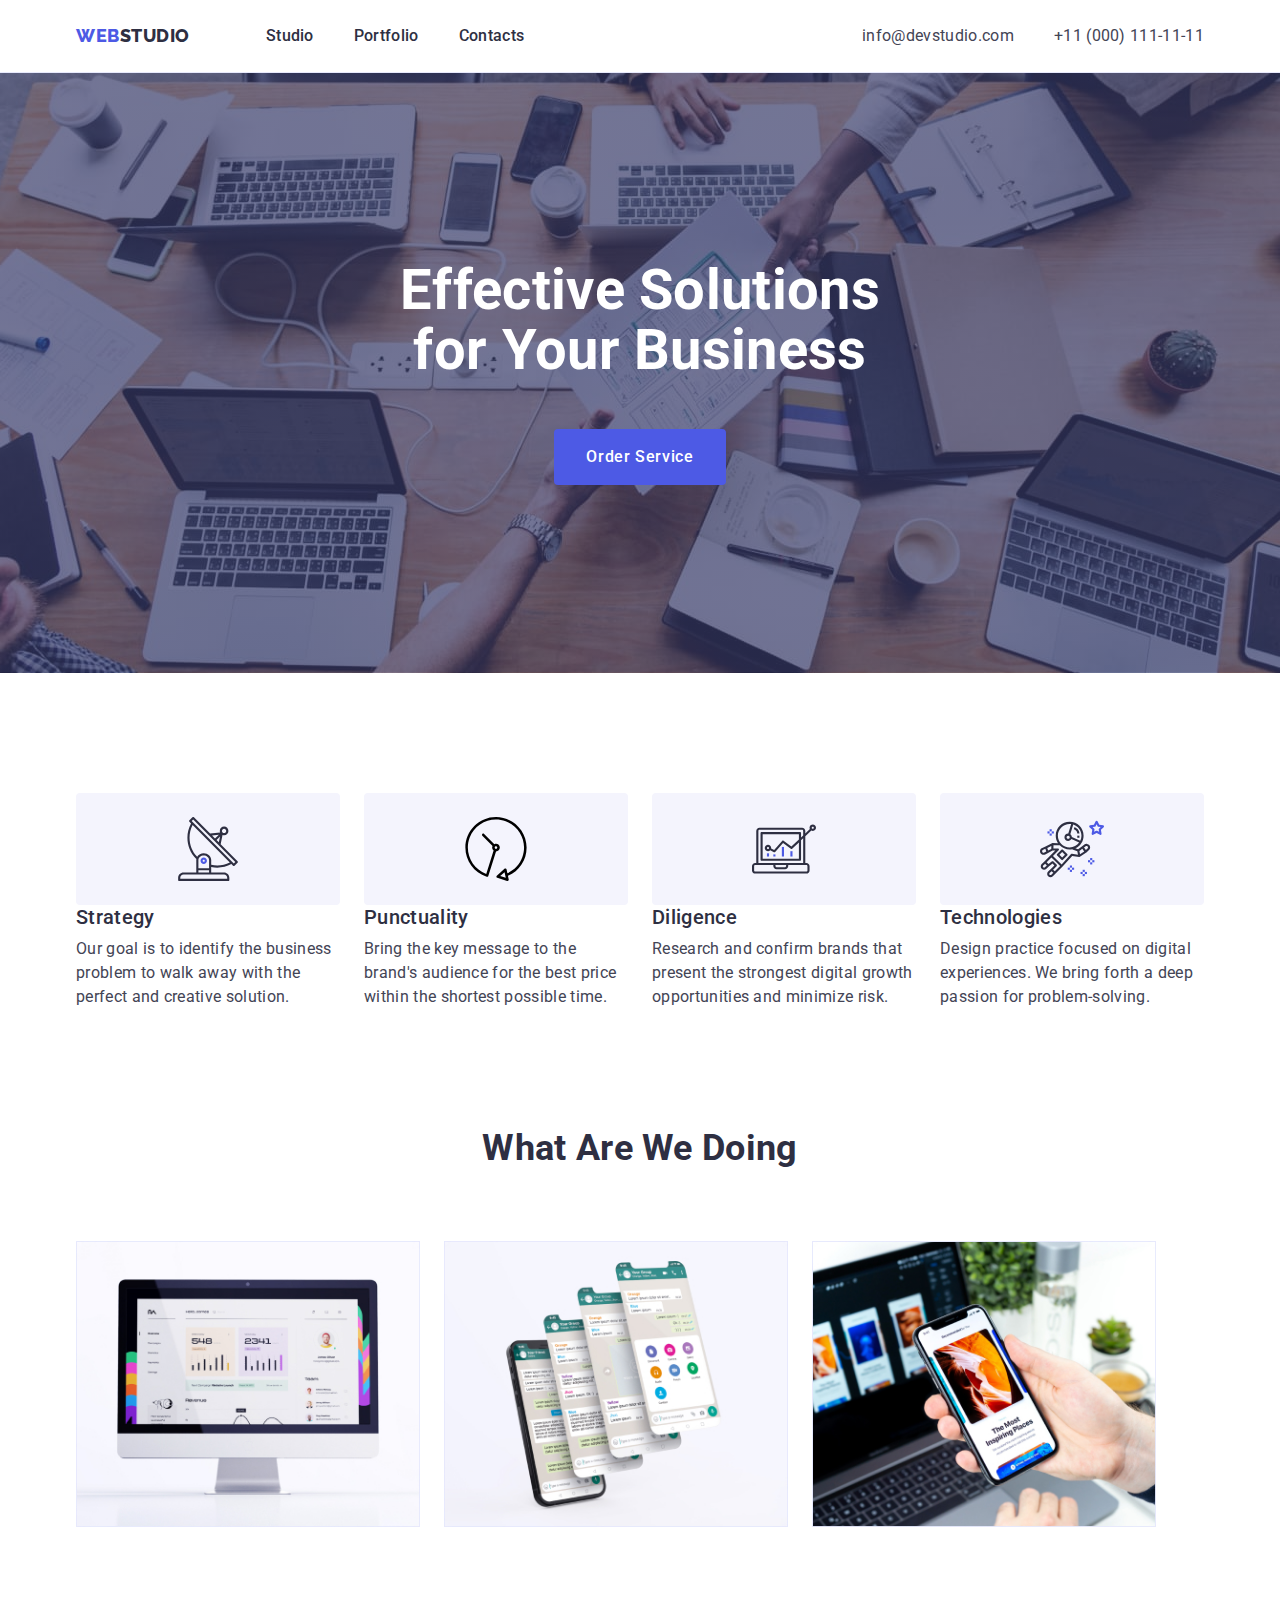
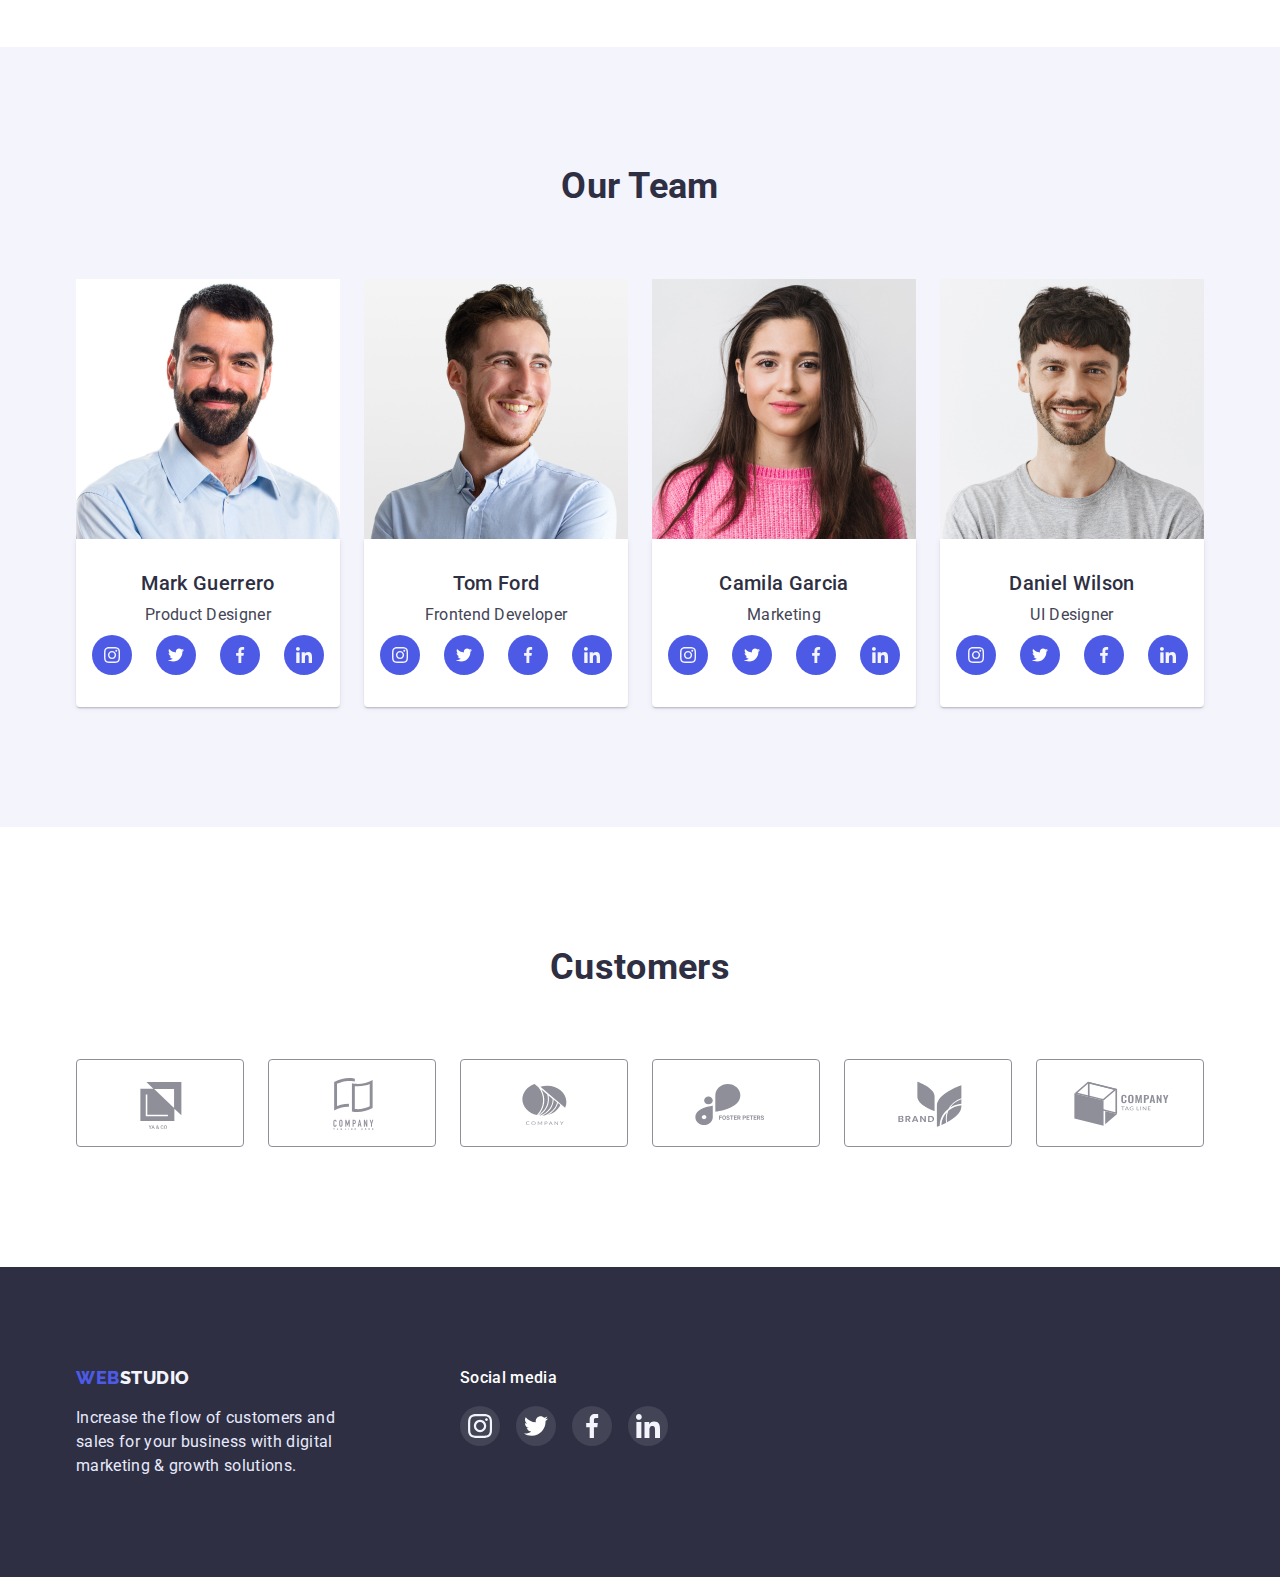
<file: index.html>
<!DOCTYPE html>
<html lang="en">
  <head>
    <meta charset="UTF-8" />
    <meta http-equiv="X-UA-Compatible" content="IE=edge" />
    <meta name="viewport" content="width=device-width, initial-scale=1.0" />
    <title>WebStudio</title>
    <link rel="preconnect" href="https://fonts.googleapis.com" />
    <link rel="preconnect" href="https://fonts.gstatic.com" crossorigin />
    <link
      href="https://fonts.googleapis.com/css2?family=Raleway:wght@800&family=Roboto:wght@400;500;700;900&display=swap"
      rel="stylesheet"
    />
    <link
      rel="stylesheet"
      href="https://cdn.jsdelivr.net/npm/modern-normalize@1.1.0/modern-normalize.min.css"
    />
    <link rel="stylesheet" href="./css/styles.css" />
  </head>

  <body>
    <!--Top line-->
    <header class="header">
      <div class="header-container container">
        <a class="logo" href="./index.html">
          WEB<span class="logo-header">STUDIO</span>
        </a>
        <nav class="header-nav">
          <ul class="site-nav">
            <li>
              <a class="site-nav-link current" href="./index.html">Studio</a>
            </li>
            <li>
              <a class="site-nav-link" href="./portfolio.html">Portfolio</a>
            </li>
            <li><a class="site-nav-link" href="">Contacts</a></li>
          </ul>
        </nav>
        <address>
          <ul class="contacts">
            <li>
              <a class="contact-link" href="mailto:info@devstudio.com"
                >info@devstudio.com</a
              >
            </li>
            <li>
              <a class="contact-link" href="tel:+110001111111"
                >+11 (000) 111-11-11</a
              >
            </li>
          </ul>
        </address>
      </div>
    </header>
    <!--Hero image-->
    <main class="main">
      <section class="hero">
        <div class="container">
          <h1 class="hero-title">Effective Solutions for Your Business</h1>
          <button class="button-hero" type="button">Order Service</button>
        </div>
      </section>
      <!--Section 1-->
      <section class="feature section">
        <div class="container">
          <h2 class="hidden">Strategy Punctuality Diligence Technologies</h2>
          <ul class="features-list">
            <li class="feature-item">
              <div class="features-item">
                <svg class="feature-icon" width="64" height="64">
                  <use href="./images/svg/icons.svg#icon-antenna"></use>
                </svg>
              </div>
              <h3 class="feature-title">Strategy</h3>
              <p class="feature-text">
                Our goal is to identify the business problem to walk away with
                the perfect and creative solution.
              </p>
            </li>
            <li class="feature-item">
              <div class="features-item">
                <svg class="feature-icon" width="64" height="64">
                  <use href="./images/svg/icons.svg#icon-clock"></use>
                </svg>
              </div>
              <h3 class="feature-title">Punctuality</h3>
              <p class="feature-text">
                Bring the key message to the brand's audience for the best price
                within the shortest possible time.
              </p>
            </li>
            <li class="feature-item">
              <div class="features-item">
                <svg class="feature-icon" width="64" height="64">
                  <use href="./images/svg/icons.svg#icon-diagram"></use>
                </svg>
              </div>

              <h3 class="feature-title">Diligence</h3>
              <p class="feature-text">
                Research and confirm brands that present the strongest digital
                growth opportunities and minimize risk.
              </p>
            </li>
            <li class="feature-item">
              <div class="features-item">
                <svg class="feature-icon" width="64" height="64">
                  <use href="./images/svg/icons.svg#icon-astronaut"></use>
                </svg>
              </div>

              <h3 class="feature-title">Technologies</h3>
              <p class="feature-text">
                Design practice focused on digital experiences. We bring forth a
                deep passion for problem-solving.
              </p>
            </li>
          </ul>
        </div>
      </section>
      <!--Section 2-->
      <section class="work section">
        <div class="container">
          <h2 class="work-title">What are we doing</h2>
          <ul class="work-list">
            <li class="work-item">
              <img
                src="./images/Section_2/img_1.jpg"
                alt="examples of work"
                width="360"
                height="300"
              />
            </li>
            <li class="work-item">
              <img
                src="./images/Section_2/img_2.jpg"
                alt="examples of work"
                width="360"
                height="300"
              />
            </li>
            <li class="work-item">
              <img
                src="./images/Section_2/img_3.jpg"
                alt="examples of work"
                width="360"
                height="300"
              />
            </li>
          </ul>
        </div>
      </section>
      <!--Section 3-->
      <section class="team section">
        <div class="container">
          <h2 class="team-title">Our Team</h2>
          <ul class="team-list">
            <li class="team-member">
              <img
                src="./images/Section_3/Mark_Guerrero.jpg"
                alt="foto Mark Guerrero"
                width="264"
                height="260"
              />
              <div class="txt-content">
                <h3 class="team-member-title">Mark Guerrero</h3>
                <p class="team-text">Product Designer</p>
                <ul class="socials list">
                  <li class="social-item">
                    <a
                      class="social-link link"
                      href="https://www.instagram.com/"
                      aria-label="instagram"
                      target="_blank"
                      rel="noreferrer noopener"
                    >
                      <svg class="social-icon" wigth="16" height="16">
                        <use
                          href="./images/svg/icons.svg#icon-instagram"
                        ></use>
                      </svg>
                    </a>
                  </li>
                  <li class="social-item">
                    <a
                      class="social-link link"
                      href="https://twitter.com/"
                      aria-label="twitter"
                      target="_blank"
                      rel="noreferrer noopener"
                    >
                      <svg class="social-icon" wigth="16" height="16">
                        <use
                          href="./images/svg/icons.svg#icon-twitter"
                        ></use>
                      </svg>
                    </a>
                  </li>
                  <li class="social-item">
                    <a
                      class="social-link link"
                      href="https://www.facebook.com/"
                      aria-label="facebook"
                      target="_blank"
                      rel="noreferrer noopener"
                    >
                      <svg class="social-icon" wigth="16" height="16">
                        <use
                          href="./images/svg/icons.svg#icon-facebook"
                        ></use>
                      </svg>
                    </a>
                  </li>
                  <li class="social-item">
                    <a
                      class="social-link link"
                      href="https://www.linkedin.com"
                      aria-label="linkedin"
                      target="_blank"
                      rel="noreferrer noopener"
                    >
                      <svg class="social-icon" wigth="16" height="16">
                        <use
                          href="./images/svg/icons.svg#icon-linkedin"
                        ></use>
                      </svg>
                    </a>
                  </li>
                </ul>
              </div>
            </li>
            <li class="team-member">
              <img
                src="./images/Section_3/Tom_Ford.jpg"
                alt="foto Tom Ford"
                width="264"
                height="260"
              />
              <div class="txt-content">
                <h3 class="team-member-title">Tom Ford</h3>
                <p class="team-text">Frontend Developer</p>
                <ul class="socials list">
                  <li class="social-item">
                    <a
                      class="social-link link"
                      href="https://www.instagram.com/"
                      aria-label="instagram"
                      target="_blank"
                      rel="noreferrer noopener"
                    >
                      <svg class="social-icon" wigth="16" height="16">
                        <use
                          href="./images/svg/icons.svg#icon-instagram"
                        ></use>
                      </svg>
                    </a>
                  </li>
                  <li class="social-item">
                    <a
                      class="social-link link"
                      href="https://twitter.com/"
                      aria-label="twitter"
                      target="_blank"
                      rel="noreferrer noopener"
                    >
                      <svg class="social-icon" wigth="16" height="16">
                        <use
                          href="./images/svg/icons.svg#icon-twitter"
                        ></use>
                      </svg>
                    </a>
                  </li>
                  <li class="social-item">
                    <a
                      class="social-link link"
                      href="https://www.facebook.com/"
                      aria-label="facebook"
                      target="_blank"
                      rel="noreferrer noopener"
                    >
                      <svg class="social-icon" wigth="16" height="16">
                        <use
                          href="./images/svg/icons.svg#icon-facebook"
                        ></use>
                      </svg>
                    </a>
                  </li>
                  <li class="social-item">
                    <a
                      class="social-link link"
                      href="https://www.linkedin.com"
                      aria-label="linkedin"
                      target="_blank"
                      rel="noreferrer noopener"
                    >
                      <svg class="social-icon" wigth="16" height="16">
                        <use
                          href="./images/svg/icons.svg#icon-linkedin"
                        ></use>
                      </svg>
                    </a>
                  </li>
                </ul>
              </div>
            </li>
            <li class="team-member">
              <img
                src="./images/Section_3/Camila_Garcia.jpg"
                alt="foto Camila Garcia"
                width="264"
                height="260"
              />
              <div class="txt-content">
                <h3 class="team-member-title">Camila Garcia</h3>
                <p class="team-text">Marketing</p>
                <ul class="socials list">
                  <li class="social-item">
                    <a
                      class="social-link link"
                      href="https://www.instagram.com/"
                      aria-label="instagram"
                      target="_blank"
                      rel="noreferrer noopener"
                    >
                      <svg class="social-icon" wigth="16" height="16">
                        <use
                          href="./images/svg/icons.svg#icon-instagram"
                        ></use>
                      </svg>
                    </a>
                  </li>
                  <li class="social-item">
                    <a
                      class="social-link link"
                      href="https://twitter.com/"
                      aria-label="twitter"
                      target="_blank"
                      rel="noreferrer noopener"
                    >
                      <svg class="social-icon" wigth="16" height="16">
                        <use
                          href="./images/svg/icons.svg#icon-twitter"
                        ></use>
                      </svg>
                    </a>
                  </li>
                  <li class="social-item">
                    <a
                      class="social-link link"
                      href="https://www.facebook.com/"
                      aria-label="facebook"
                      target="_blank"
                      rel="noreferrer noopener"
                    >
                      <svg class="social-icon" wigth="16" height="16">
                        <use
                          href="./images/svg/icons.svg#icon-facebook"
                        ></use>
                      </svg>
                    </a>
                  </li>
                  <li class="social-item">
                    <a
                      class="social-link link"
                      href="https://www.linkedin.com"
                      aria-label="linkedin"
                      target="_blank"
                      rel="noreferrer noopener"
                    >
                      <svg class="social-icon" wigth="16" height="16">
                        <use
                          href="./images/svg/icons.svg#icon-linkedin"
                        ></use>
                      </svg>
                    </a>
                  </li>
                </ul>
              </div>
            </li>
            <li class="team-member">
              <img
                src="./images/Section_3/Daniel_Wilson.jpg"
                alt="foto Daniel Wilson"
                width="264"
                height="260"
              />
              <div class="txt-content">
                <h3 class="team-member-title">Daniel Wilson</h3>
                <p class="team-text">UI Designer</p>
                <ul class="socials list">
                  <li class="social-item">
                    <a
                      class="social-link link"
                      href="https://www.instagram.com/"
                      aria-label="instagram"
                      target="_blank"
                      rel="noreferrer noopener"
                    >
                      <svg class="social-icon" wigth="16" height="16">
                        <use
                          href="./images/svg/icons.svg#icon-instagram"
                        ></use>
                      </svg>
                    </a>
                  </li>
                 <li class="social-item">
                    <a
                      class="social-link link"
                      href="https://twitter.com/"
                      aria-label="twitter"
                      target="_blank"
                      rel="noreferrer noopener"
                    >
                      <svg class="social-icon" wigth="16" height="16">
                        <use
                          href="./images/svg/icons.svg#icon-twitter"
                        ></use>
                      </svg>
                    </a>
                  </li>
                  <li class="social-item">
                    <a
                      class="social-link link"
                      href="https://www.facebook.com/"
                      aria-label="facebook"
                      target="_blank"
                      rel="noreferrer noopener"
                    >
                      <svg class="social-icon" wigth="16" height="16">
                        <use
                          href="./images/svg/icons.svg#icon-facebook"
                        ></use>
                      </svg>
                    </a>
                  </li>
                  <li class="social-item">
                    <a
                      class="social-link link"
                      href="https://www.linkedin.com"
                      aria-label="linkedin"
                      target="_blank"
                      rel="noreferrer noopener"
                    >
                      <svg class="social-icon" wigth="16" height="16">
                        <use
                          href="./images/svg/icons.svg#icon-linkedin"
                        ></use>
                      </svg>
                    </a>
                  </li>
                </ul>
              </div>
            </li>
          </ul>
        </div>
      </section>
      <div class="customers"> 
         <section class="customers section">
        <div class="container">
          <h2 class="customers-title">Customers</h2>
          <ul class="customers-list">
            <li class="customer">
              <a class="customer-link" href>
                <svg class="customer-logo" wigth="104" height="56">
                  <use href="./images/svg/icons.svg#icon-ya_co"></use>
                </svg>
              </a>
            </li>
            <li class="customer">
              <a class="customer-link" href>
                <svg class="customer-logo" wigth="104" height="56">
                  <use href="./images/svg/icons.svg#icon-tagline_here"></use>
                </svg>
              </a>
            </li>
              <li class="customer">
              <a class="customer-link" href>
                <svg class="customer-logo" wigth="104" height="56">
                  <use href="./images/svg/icons.svg#icon-company"></use>
                </svg>
              </a>
            </li>
            <li class="customer">
              <a class="customer-link" href>
                <svg class="customer-logo" wigth="104" height="56">
                  <use href="./images/svg/icons.svg#icon-foster_peters"></use>
                </svg>
              </a>
            </li>
            <li class="customer">
              <a class="customer-link" href>
                <svg class="customer-logo" wigth="104" height="56">
                  <use href="./images/svg/icons.svg#icon-brand"></use>
                </svg>
              </a>
            </li>
            <li class="customer">
              <a class="customer-link" href>
                <svg class="customer-logo" wigth="104" height="56">
                  <use href="./images/svg/icons.svg#icon-tag_line"></use>
                </svg>
              </a>
            </li>
          
          </ul>
        </div>
      </section></div>
    
    </main>
    <!--Footer-->
    <footer class="footer">
      <div class="container">
        <div>
            <a class="logo" href="./index.html">
                 WEB<span class="logo-footer">STUDIO</span>
             </a>
            <p class="footer-text">
                 Increase the flow of customers and sales for your business with
                 digital marketing & growth solutions.
            </p>
       </div>
        
        <div class="social-media">
             <h3 class="social-txt">Social media</h3>        
         <ul class="socials list-footer">
          <li class="social-item-footer">
            <a
              class="social-link footer-link"
              href="https://www.instagram.com/"
              aria-label="instagram"
              target="_blank"
              rel="noreferrer noopener"
            >
              <svg class="social-icon" wigth="24" height="24">
                <use href="./images/svg/icons.svg#icon-instagram"></use>
              </svg>
            </a>
          </li>
          <li class="social-item-footer">
            <a
              class="social-link footer-link"
              href="https://twitter.com/"
              aria-label="twitter"
              target="_blank"
              rel="noreferrer noopener"
            >
              <svg class="social-icon" wigth="24" height="24">
                <use href="./images/svg/icons.svg#icon-twitter"></use>
              </svg>
            </a>
          </li>
          <li class="social-item-footer">
            <a
              class="social-link footer-link"
              href="https://www.facebook.com/"
              aria-label="facebook"
              target="_blank"
              rel="noreferrer noopener"
            >
              <svg class="social-icon" wigth="24" height="24">
                <use href="./images/svg/icons.svg#icon-facebook"></use>
              </svg>
            </a>
          </li>
          <li class="social-item-footer">
            <a
              class="social-link footer-link"
              href="https://www.linkedin.com"
              aria-label="linkedin"
              target="_blank"
              rel="noreferrer noopener"
            >
              <svg class="social-icon" wigth="24" height="24">
                <use href="./images/svg/icons.svg#icon-linkedin"></use>
              </svg>
            </a>
          </li>
          </div>
        </ul>
      </div>
    </footer>
  </body>
</html>
</file>
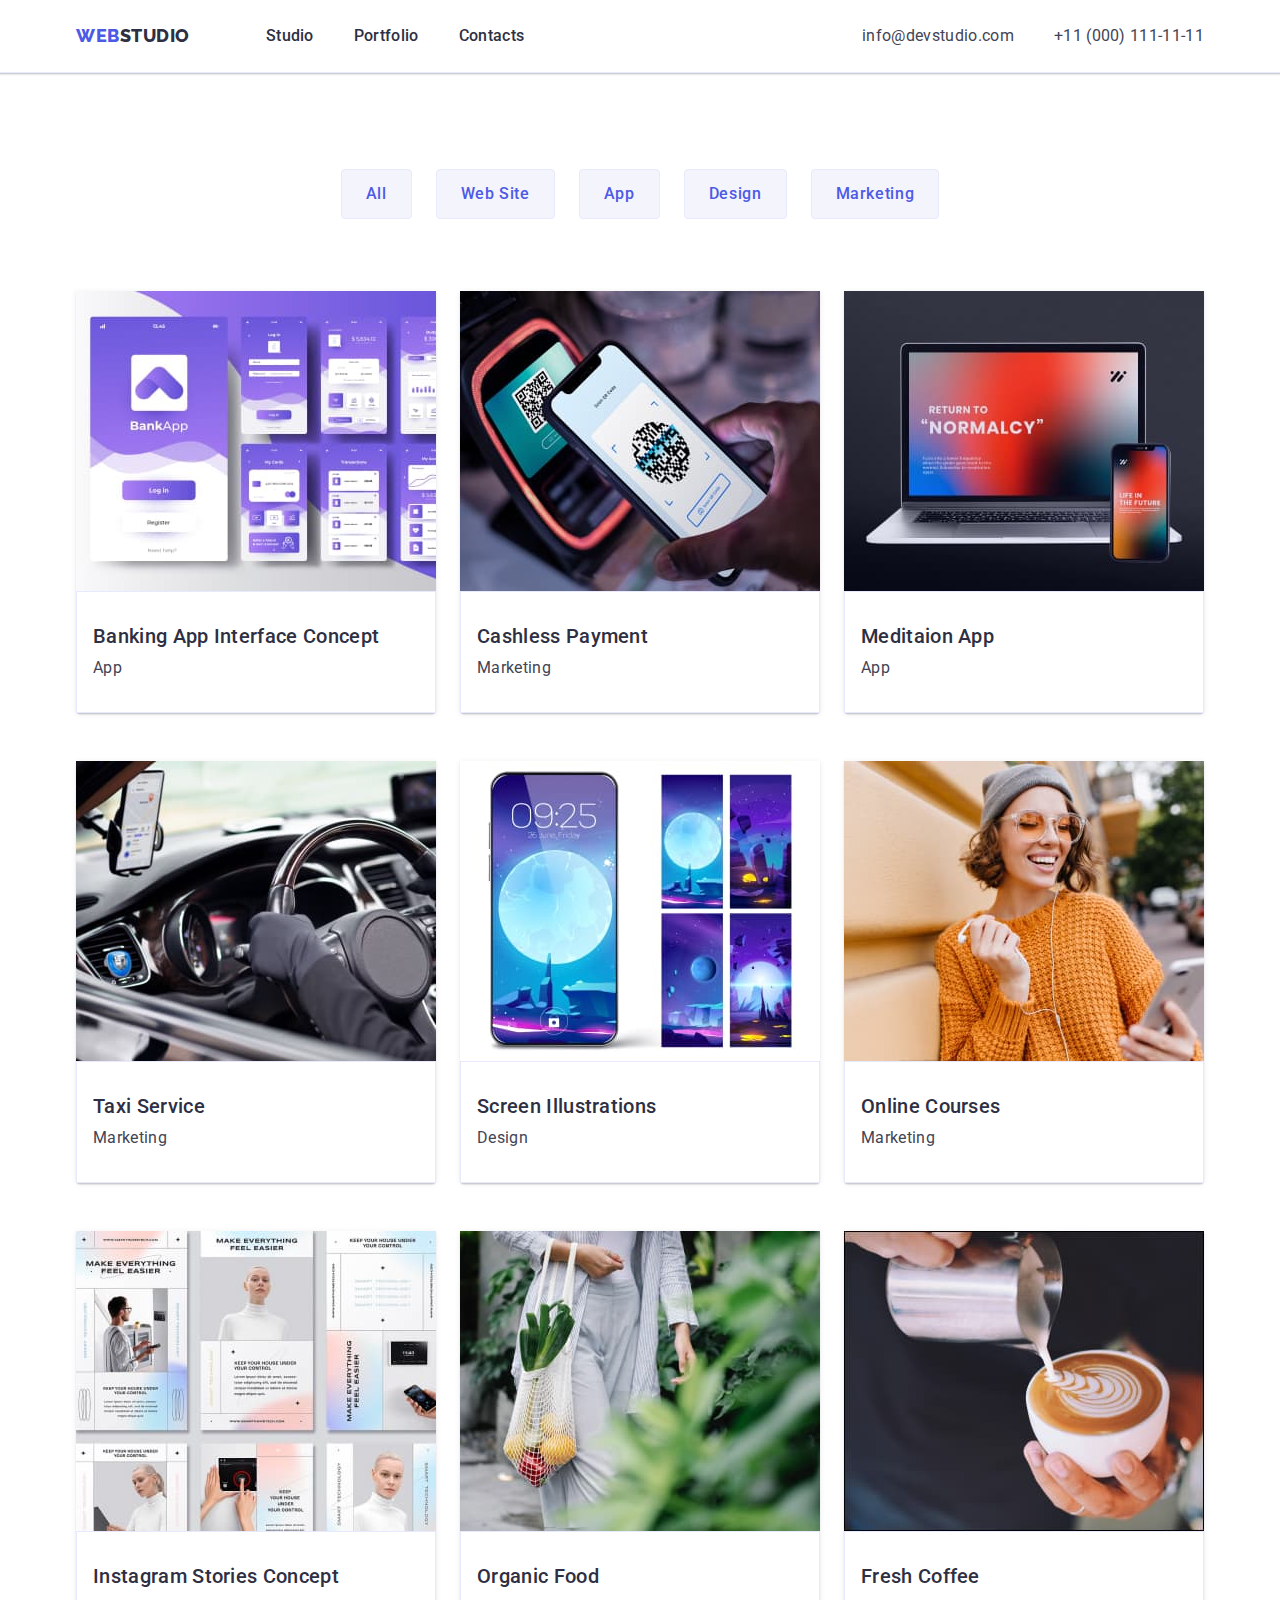
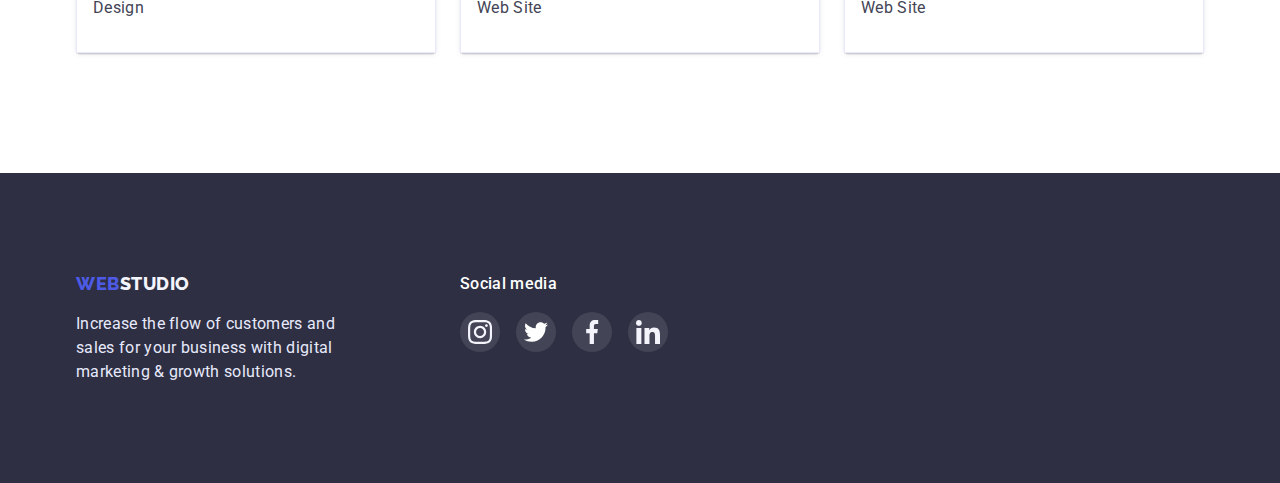
<file: portfolio.html>
<!DOCTYPE html>
<html lang="en">

<head>
    <meta charset="UTF-8" />
    <meta http-equiv="X-UA-Compatible" content="IE=edge" />
    <meta name="viewport" content="width=device-width, initial-scale=1.0" />
    <title>WebStudio</title>
    <link rel="preconnect" href="https://fonts.googleapis.com" />
    <link rel="preconnect" href="https://fonts.gstatic.com" crossorigin />
    <link
        href="https://fonts.googleapis.com/css2?family=Raleway:wght@800&family=Roboto:wght@400;500;700;900&display=swap"
        rel="stylesheet" />
    <link rel="stylesheet" href="https://cdn.jsdelivr.net/npm/modern-normalize@1.1.0/modern-normalize.min.css" />
    <link rel="stylesheet" href="./css/styles.css" />
</head>

<body>
    <!--Top line-->
    <header class="header">
        <div class="header-container container">
            <a class="logo" href="./index.html">
                WEB<span class="logo-header">STUDIO</span>
            </a>
            <nav class="header-nav">
                <ul class="site-nav">
                    <li><a class="site-nav-link" href="./index.html">Studio</a></li>
                    <li>
                        <a class="site-nav-link current" href="./portfolio.html">Portfolio</a>
                    </li>
                    <li><a class="site-nav-link" href="">Contacts</a></li>
                </ul>
            </nav>
            <address>
                <ul class="contacts">
                    <li>
                        <a class="contact-link" href="mailto:info@devstudio.com">info@devstudio.com</a>
                    </li>
                    <li>
                        <a class="contact-link" href="tel:+11000)1111111">+11 (000) 111-11-11</a>
                    </li>
                </ul>
            </address>
        </div>
    </header>
    <!--Portfolio-->
    <main class="main">
        <section class="project">
            <div class="container">
                <h1 class="hidden">Our Work</h1>
                <ul class="filters">
                    <li><button class="filter-btn" type="button">All</button></li>
                    <li><button class="filter-btn" type="button">Web Site</button></li>
                    <li><button class="filter-btn" type="button">App</button></li>
                    <li><button class="filter-btn" type="button">Design</button></li>
                    <li><button class="filter-btn" type="button">Marketing</button></li>
                </ul>
                <ul class="project-list">
                    <li class="project-item">
                        <a href="" class="project-card"><img class="project-img"
                                src="./images/portfolio/banking_app.jpg" alt="Bank App" width="360" height="300" />
                            <div class="card-txt">
                                <h2 class="project-title">Banking App Interface Concept</h2>
                                <p class="project-text">App</p>
                            </div>
                            <p class="project-hover"></p>
                        </a>
                    </li>
                    <li class="project-item">
                        <a href="" class="project-card"><img class="project-img"
                                src="./images/portfolio/cashless_payment.jpg" alt="payment by phone" width="360"
                                height="300" />
                            <div class="card-txt">
                                <h2 class="project-title">Cashless Payment</h2>
                                <p class="project-text">Marketing</p>
                            </div>
                            <p class="project-hover"></p>
                        </a>
                    </li>
                    <li class="project-item">
                        <a href="" class="project-card decor"><img class="project-img"
                                src="./images/portfolio/meditaion_app.jpg" alt="Meditation" width="360" height="300" />
                            <div class="card-txt">
                                <h2 class="project-title">Meditaion App</h2>
                                <p class="project-text">App</p>
                            </div>
                            <p class="project-hover"></p>
                        </a>
                    </li>
                    <li class="project-item">
                        <a href="" class="project-card decor"><img class="project-img"
                                src="./images/portfolio/taxi_service.jpg" alt="taxi car" width="360" height="300" />
                            <div class="card-txt">
                                <h2 class="project-title">Taxi Service</h2>
                                <p class="project-text">Marketing</p>
                            </div>
                            <p class="project-hover"></p>
                        </a>
                    </li>
                    <li class="project-item">
                        <a href="" class="project-card decor"><img class="project-img"
                                src="./images/portfolio/screen_illustrations.jpg" alt="phone wallpaper" width="360"
                                height="300" />
                            <div class="card-txt">
                                <h2 class="project-title">Screen Illustrations</h2>
                                <p class="project-text">Design</p>
                            </div>
                            <p class="project-hover"></p>
                        </a>
                    </li>
                    <li class="project-item">
                        <a href="" class="project-card decor"><img class="project-img"
                                src="./images/portfolio/online_courses.jpg" alt="student" width="360" height="300" />
                            <div class="card-txt">
                                <h2 class="project-title">Online Courses</h2>
                                <p class="project-text">Marketing</p>
                            </div>
                            <p class="project-hover"></p>
                        </a>
                    </li>
                    <li class="project-item">
                        <a href="" class="project-card decor"><img class="project-img"
                                src="./images/portfolio/instagram_stories_concept.jpg" alt="Instagram Stories"
                                width="360" height="300" />
                            <div class="card-txt">
                                <h2 class="project-title">Instagram Stories Concept</h2>
                                <p class="project-text">Design</p>
                            </div>
                            <p class="project-hover"></p>
                        </a>
                    </li>
                    <li class="project-item">
                        <a href="" class="project-card"><img class="project-img"
                                src="./images/portfolio/organic_food.jpg" alt="food bag" width="360" height="300" />
                            <div class="card-txt">
                                <h2 class="project-title">Organic Food</h2>
                                <p class="project-text">Web Site</p>
                            </div>
                            <p class="project-hover"></p>
                        </a>
                    </li>
                    <li class="project-item">
                        <a href="" class="project-card"><img class="project-img"
                                src="./images/portfolio/fresh_coffee.jpg" alt="a cup of coffee" width="360"
                                height="300" />
                            <div class="card-txt">
                                <h2 class="project-title">Fresh Coffee</h2>
                                <p class="project-text">Web Site</p>
                            </div>
                            <p class="project-hover"></p>
                        </a>
                    </li>
                </ul>
            </div>
        </section>
    </main>
    <!--Footer-->
    <footer class="footer">
      <div class="container">
        <div>
            <a class="logo" href="./index.html">
                 WEB<span class="logo-footer">STUDIO</span>
             </a>
            <p class="footer-text">
                 Increase the flow of customers and sales for your business with
                 digital marketing & growth solutions.
            </p>
       </div>
        
        <div class="social-media">
             <h3 class="social-txt">Social media</h3>        
         <ul class="socials list-footer">
          <li class="social-item-footer">
            <a
              class="social-link footer-link"
              href="https://www.instagram.com/"
              aria-label="instagram"
              target="_blank"
              rel="noreferrer noopener"
            >
              <svg class="social-icon" wigth="24" height="24">
                <use href="./images/svg/icons.svg#icon-instagram"></use>
              </svg>
            </a>
          </li>
          <li class="social-item-footer">
            <a
              class="social-link footer-link"
              href="https://twitter.com/"
              aria-label="twitter"
              target="_blank"
              rel="noreferrer noopener"
            >
              <svg class="social-icon" wigth="24" height="24">
                <use href="./images/svg/icons.svg#icon-twitter"></use>
              </svg>
            </a>
          </li>
          <li class="social-item-footer">
            <a
              class="social-link footer-link"
              href="https://www.facebook.com/"
              aria-label="facebook"
              target="_blank"
              rel="noreferrer noopener"
            >
              <svg class="social-icon" wigth="24" height="24">
                <use href="./images/svg/icons.svg#icon-facebook"></use>
              </svg>
            </a>
          </li>
          <li class="social-item-footer">
            <a
              class="social-link footer-link"
              href="https://www.linkedin.com"
              aria-label="linkedin"
              target="_blank"
              rel="noreferrer noopener"
            >
              <svg class="social-icon" wigth="24" height="24">
                <use href="./images/svg/icons.svg#icon-linkedin"></use>
              </svg>
            </a>
          </li>
          </div>
        </ul>
      </div>
    </footer>
</body>

</html>
</file>
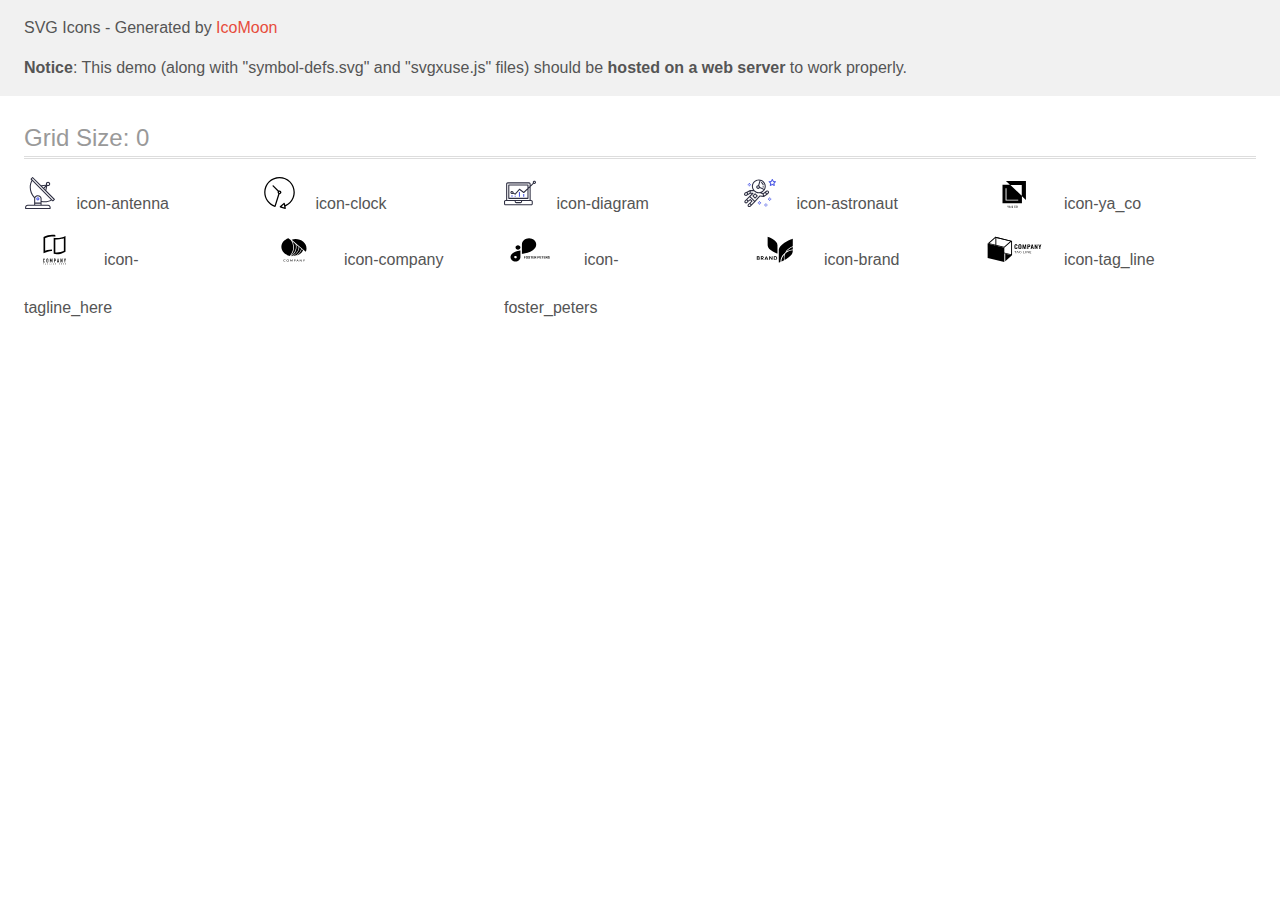
<file: images/demo-external-svg.html>
<!doctype html>
<html>
<head>
    <title>IcoMoon - SVG Icons</title>
    <meta charset="utf-8">
    <meta name="viewport" content="width=device-width, initial-scale=1">
    <link rel="stylesheet" href="demo-files/demo.css">
    <link rel="stylesheet" href="style.css">
</head>
<body>
<header class="bgc1 clearfix">
<div class="mhl">
    <p>SVG Icons - Generated by <a href="https://icomoon.io/app">IcoMoon</a></p><p><strong>Notice</strong>: This demo (along with "symbol-defs.svg" and "svgxuse.js" files) should be <b>hosted on a web server</b> to work properly.</p>
</div>
</header>
    <div class="clearfix mhl ptl">
        <h1 class="mvm mtn fgc1">Grid Size: 0</h1>
        <div class="glyph fs1">
            <div class="clearfix pbs">
                <svg class="icon icon-antenna"><use xlink:href="symbol-defs.svg#icon-antenna"></use></svg><span class="name"> icon-antenna</span>
            </div>
        </div>
        <div class="glyph fs1">
            <div class="clearfix pbs">
                <svg class="icon icon-clock"><use xlink:href="symbol-defs.svg#icon-clock"></use></svg><span class="name"> icon-clock</span>
            </div>
        </div>
        <div class="glyph fs1">
            <div class="clearfix pbs">
                <svg class="icon icon-diagram"><use xlink:href="symbol-defs.svg#icon-diagram"></use></svg><span class="name"> icon-diagram</span>
            </div>
        </div>
        <div class="glyph fs1">
            <div class="clearfix pbs">
                <svg class="icon icon-astronaut"><use xlink:href="symbol-defs.svg#icon-astronaut"></use></svg><span class="name"> icon-astronaut</span>
            </div>
        </div>
        <div class="glyph fs1">
            <div class="clearfix pbs">
                <svg class="icon icon-ya_co"><use xlink:href="symbol-defs.svg#icon-ya_co"></use></svg><span class="name"> icon-ya_co</span>
            </div>
        </div>
        <div class="glyph fs1">
            <div class="clearfix pbs">
                <svg class="icon icon-tagline_here"><use xlink:href="symbol-defs.svg#icon-tagline_here"></use></svg><span class="name"> icon-tagline_here</span>
            </div>
        </div>
        <div class="glyph fs1">
            <div class="clearfix pbs">
                <svg class="icon icon-company"><use xlink:href="symbol-defs.svg#icon-company"></use></svg><span class="name"> icon-company</span>
            </div>
        </div>
        <div class="glyph fs1">
            <div class="clearfix pbs">
                <svg class="icon icon-foster_peters"><use xlink:href="symbol-defs.svg#icon-foster_peters"></use></svg><span class="name"> icon-foster_peters</span>
            </div>
        </div>
        <div class="glyph fs1">
            <div class="clearfix pbs">
                <svg class="icon icon-brand"><use xlink:href="symbol-defs.svg#icon-brand"></use></svg><span class="name"> icon-brand</span>
            </div>
        </div>
        <div class="glyph fs1">
            <div class="clearfix pbs">
                <svg class="icon icon-tag_line"><use xlink:href="symbol-defs.svg#icon-tag_line"></use></svg><span class="name"> icon-tag_line</span>
            </div>
        </div>
  </div>
<script defer src="svgxuse.js"></script>
</body>
</html>
</file>
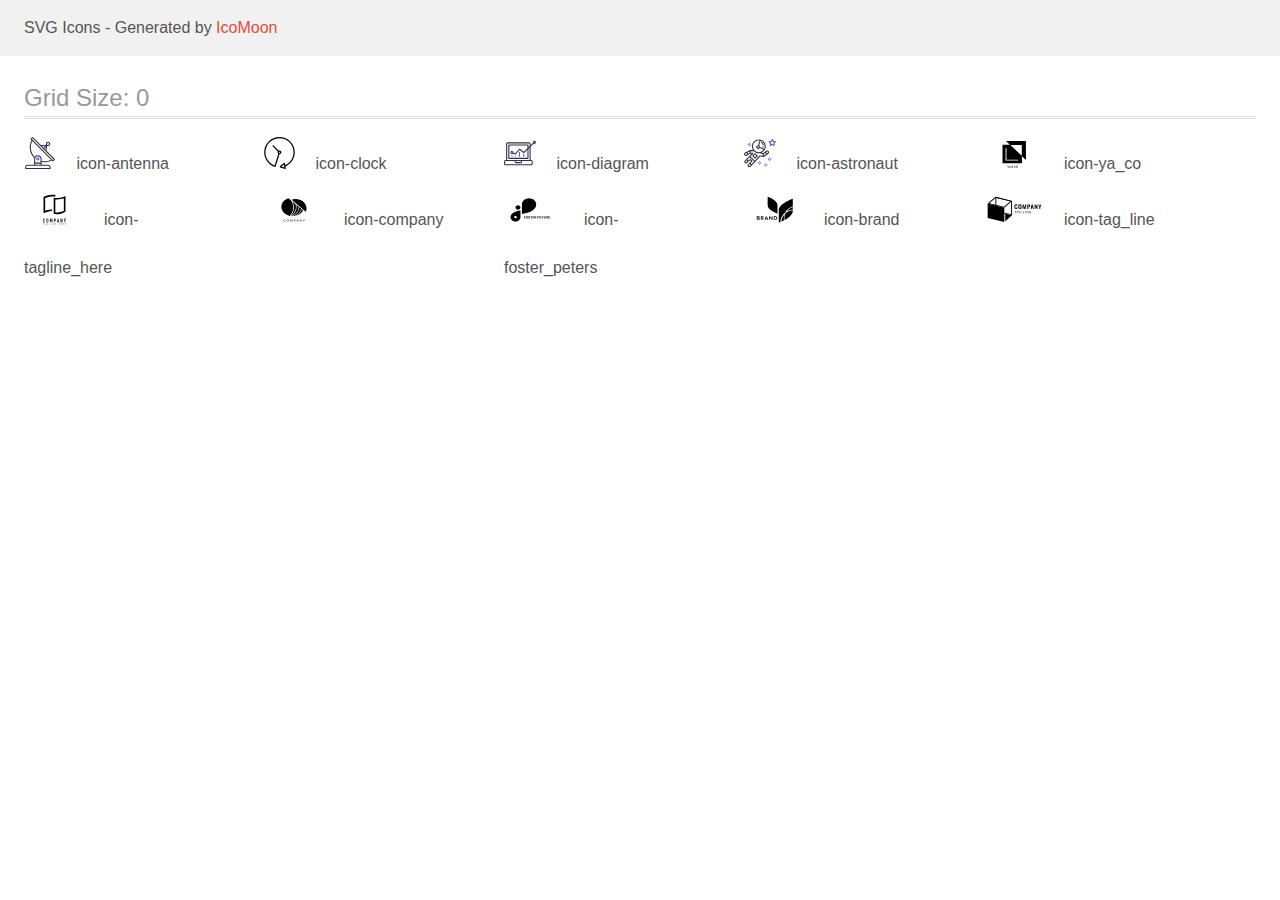
<file: images/demo.html>
<!doctype html>
<html>
<head>
    <title>IcoMoon - SVG Icons</title>
    <meta charset="utf-8">
    <meta name="viewport" content="width=device-width, initial-scale=1">
    <link rel="stylesheet" href="demo-files/demo.css">
    <link rel="stylesheet" href="style.css">
</head>
<body>
<svg aria-hidden="true" style="position: absolute; width: 0; height: 0; overflow: hidden;" version="1.1" xmlns="http://www.w3.org/2000/svg" xmlns:xlink="http://www.w3.org/1999/xlink">
<defs>
<symbol id="icon-antenna" viewBox="0 0 32 32">
<path fill="#2e2f42" style="fill: var(--color1, #2e2f42)" d="M30.773 22.098l-8.443-8.505 0.937-4.615c0.242 0.094 0.499 0.144 0.758 0.146h0.006c1.192 0.014 2.17-0.941 2.184-2.133s-0.941-2.17-2.133-2.184c-1.192-0.014-2.17 0.941-2.184 2.133-0.003 0.255 0.039 0.509 0.125 0.749l-4.96 0.605-8.091-8.133c-0.099-0.101-0.235-0.159-0.377-0.16-0.14 0.001-0.274 0.056-0.373 0.155l-1.513 1.504c-0.208 0.208-0.208 0.546 0 0.754l0.814 0.826c-3.153 5.798-2.129 12.978 2.519 17.663 0.043 0.041 0.092 0.074 0.146 0.098-0.034 0.18-0.051 0.364-0.052 0.547v6.187h-6.4c-1.472 0.002-2.665 1.195-2.667 2.667v1.067c0 0.295 0.239 0.533 0.533 0.533h24.533c0.295 0 0.533-0.239 0.533-0.533v-1.067c-0.002-1.472-1.195-2.665-2.667-2.667h-6.4v-2.742c1.003 0.21 2.024 0.317 3.049 0.32 2.458-0.003 4.877-0.615 7.040-1.783l0.818 0.823c0.099 0.101 0.235 0.159 0.377 0.16 0.14-0.001 0.274-0.056 0.373-0.155l1.513-1.504c0.208-0.208 0.208-0.546 0-0.754zM23.28 6.233c0.418-0.415 1.093-0.414 1.509 0.004s0.414 1.093-0.004 1.508c-0.2 0.199-0.47 0.31-0.752 0.31h-0.003c-0.589-0.003-1.064-0.483-1.061-1.072 0.002-0.282 0.115-0.552 0.314-0.751h-0.002zM22.024 9.738l-0.598 2.946-1.175-1.182 1.774-1.763zM21.419 8.836l-1.92 1.909-1.485-1.493 3.405-0.415zM24.004 28.8c0.884 0 1.6 0.716 1.6 1.6v0.533h-23.467v-0.533c0-0.884 0.716-1.6 1.6-1.6h20.267zM16.537 26.667v1.067h-5.333v-1.067h5.333zM11.204 25.6v-4.053c0-1.294 1.196-2.347 2.667-2.347s2.667 1.053 2.667 2.347v4.053h-5.333zM17.604 23.904v-2.357c0-1.882-1.675-3.413-3.733-3.413-1.331-0.020-2.576 0.657-3.281 1.786-4.058-4.274-4.971-10.645-2.279-15.887l18.602 18.708c-2.872 1.461-6.165 1.873-9.309 1.163zM28.893 23.22l-21.057-21.181 0.755-0.752 7.935 7.98c0.004 0 0.006 0.007 0.010 0.010l13.115 13.191-0.757 0.752z"></path>
<path fill="#4d5ae5" style="fill: var(--color2, #4d5ae5)" d="M13.876 20.267h-0.005c-0.884-0.001-1.601 0.714-1.602 1.598s0.714 1.601 1.598 1.602h0.005c0.884 0.001 1.601-0.714 1.602-1.598s-0.714-1.601-1.598-1.602zM14.249 22.245c-0.1 0.1-0.236 0.156-0.378 0.155-0.295-0.002-0.532-0.242-0.531-0.536 0.001-0.141 0.057-0.276 0.157-0.375s0.233-0.154 0.373-0.155c0.295 0.002 0.532 0.242 0.531 0.536-0.001 0.141-0.057 0.276-0.157 0.375h0.005z"></path>
</symbol>
<symbol id="icon-clock" viewBox="0 0 31 32">
<path d="M30.797 15.301c-0.002-8.452-6.855-15.303-15.308-15.301s-15.303 6.855-15.301 15.308c0.001 6.658 4.307 12.551 10.649 14.576 0.061 0.019 0.124 0.029 0.187 0.029 0.121-0 0.239-0.032 0.342-0.094 0.135-0.080 0.236-0.207 0.283-0.356l3.865-12.25c1.057-0.005 1.909-0.866 1.903-1.923s-0.866-1.909-1.923-1.903c-0.284 0.001-0.565 0.067-0.82 0.191l-5.106-5.107c-0.253-0.245-0.657-0.238-0.902 0.016-0.239 0.247-0.239 0.639 0 0.886l5.103 5.109c-0.392 0.799-0.168 1.764 0.536 2.309l-3.683 11.673c-7.278-2.681-11.004-10.754-8.323-18.032s10.754-11.004 18.032-8.323c7.278 2.681 11.004 10.754 8.323 18.032-1.31 3.556-4.001 6.431-7.462 7.973l-0.398-1.874c-0.073-0.345-0.411-0.565-0.756-0.492-0.109 0.023-0.209 0.074-0.293 0.148l-3.837 3.426c-0.263 0.234-0.287 0.637-0.052 0.9 0.076 0.085 0.174 0.149 0.283 0.184l4.899 1.564c0.335 0.108 0.694-0.077 0.802-0.412 0.034-0.106 0.040-0.219 0.017-0.328l-0.391-1.839c5.664-2.388 9.342-7.942 9.329-14.089zM15.492 14.664c0.352 0 0.638 0.286 0.638 0.638s-0.286 0.638-0.638 0.638c-0.352 0-0.638-0.285-0.638-0.638s0.285-0.638 0.638-0.638zM17.593 29.528l2.184-1.948 0.603 2.84-2.787-0.892z"></path>
</symbol>
<symbol id="icon-diagram" viewBox="0 0 32 32">
<path fill="#4d5ae5" style="fill: var(--color2, #4d5ae5)" d="M14.926 14.965h1.066v4.798h-1.066v-4.797z"></path>
<path fill="#4d5ae5" style="fill: var(--color2, #4d5ae5)" d="M19.19 17.097h1.066v2.665h-1.066v-2.665z"></path>
<path fill="#4d5ae5" style="fill: var(--color2, #4d5ae5)" d="M10.661 18.696h1.066v1.066h-1.066v-1.066z"></path>
<path fill="#4d5ae5" style="fill: var(--color2, #4d5ae5)" d="M7.463 18.163h1.066v1.599h-1.066v-1.599z"></path>
<path fill="#2e2f42" style="fill: var(--color1, #2e2f42)" d="M1.599 28.291h25.587c0.883 0 1.599-0.716 1.599-1.599v-2.132c0-0.883-0.716-1.599-1.599-1.599h-0.533v-13.293l3.028-2.868c0.703 0.346 1.553 0.136 2.013-0.499s0.396-1.508-0.152-2.068-1.42-0.644-2.065-0.198c-0.644 0.446-0.873 1.292-0.542 2.002l-2.281 2.163v-1.23c0-0.883-0.716-1.599-1.599-1.599h-21.322c-0.883 0-1.599 0.716-1.599 1.599v15.992h-0.533c-0.883 0-1.599 0.716-1.599 1.599v2.132c0 0.883 0.716 1.599 1.599 1.599zM30.384 4.837c0.294 0 0.533 0.239 0.533 0.533s-0.239 0.533-0.533 0.533c-0.294 0-0.533-0.239-0.533-0.533s0.239-0.533 0.533-0.533zM3.198 6.969c0-0.294 0.239-0.533 0.533-0.533h21.322c0.294 0 0.533 0.239 0.533 0.533v2.239l-1.066 1.013v-2.186c0-0.294-0.239-0.533-0.533-0.533h-19.19c-0.294 0-0.533 0.239-0.533 0.533v13.326c0 0.294 0.239 0.533 0.533 0.533h19.19c0.294 0 0.533-0.239 0.533-0.533v-9.674l1.066-1.010v12.284h-22.388v-15.992zM7.996 13.899c-0.721-0.002-1.354 0.478-1.546 1.174s0.105 1.433 0.725 1.801c0.62 0.368 1.41 0.276 1.928-0.226l1.853 0.93c0.215 0.108 0.476 0.057 0.636-0.123l3.939-4.431 3.872 2.901c0.208 0.156 0.498 0.139 0.686-0.039l3.365-3.188v8.131h-18.124v-12.26h18.124v2.66l-3.771 3.572-3.904-2.927c-0.222-0.166-0.534-0.135-0.718 0.072l-3.993 4.493-1.493-0.746c0.011-0.064 0.018-0.129 0.020-0.193 0-0.883-0.716-1.599-1.599-1.599zM8.529 15.498c0 0.294-0.239 0.533-0.533 0.533s-0.533-0.239-0.533-0.533c0-0.294 0.239-0.533 0.533-0.533s0.533 0.239 0.533 0.533zM11.727 24.027h5.331v0.533c0 0.294-0.239 0.533-0.533 0.533h-4.264c-0.294 0-0.533-0.239-0.533-0.533v-0.533zM1.066 24.56c0-0.294 0.239-0.533 0.533-0.533h9.062v0.533c0 0.883 0.716 1.599 1.599 1.599h4.264c0.883 0 1.599-0.716 1.599-1.599v-0.533h9.062c0.294 0 0.533 0.239 0.533 0.533v2.132c0 0.294-0.239 0.533-0.533 0.533h-25.587c-0.294 0-0.533-0.239-0.533-0.533v-2.132z"></path>
</symbol>
<symbol id="icon-astronaut" viewBox="0 0 32 32">
<path fill="#4d5ae5" style="fill: var(--color2, #4d5ae5)" d="M31.974 4.524c-0.063-0.193-0.229-0.333-0.43-0.363l-1.91-0.278-0.855-1.731c-0.179-0.365-0.777-0.365-0.956 0l-0.855 1.731-1.91 0.278c-0.201 0.029-0.367 0.17-0.431 0.363-0.062 0.193-0.011 0.405 0.135 0.547l1.383 1.348-0.326 1.903c-0.034 0.2 0.048 0.402 0.212 0.522 0.166 0.121 0.382 0.135 0.562 0.040l1.709-0.899 1.709 0.899c0.078 0.041 0.164 0.061 0.249 0.061 0.11 0 0.221-0.034 0.314-0.102 0.164-0.119 0.246-0.322 0.212-0.522l-0.326-1.903 1.383-1.348c0.145-0.142 0.197-0.354 0.135-0.547zM29.511 5.851c-0.125 0.122-0.183 0.299-0.153 0.472l0.191 1.114-1-0.526c-0.078-0.041-0.163-0.061-0.249-0.061s-0.17 0.020-0.249 0.061l-1.001 0.526 0.191-1.114c0.030-0.173-0.028-0.349-0.153-0.472l-0.81-0.789 1.119-0.163c0.174-0.025 0.324-0.134 0.402-0.292l0.5-1.013 0.5 1.013c0.078 0.157 0.228 0.267 0.402 0.292l1.119 0.163-0.809 0.789z"></path>
<path fill="#4d5ae5" style="fill: var(--color2, #4d5ae5)" d="M26.134 20.522h-1.067v1.067h1.067v-1.067z"></path>
<path fill="#4d5ae5" style="fill: var(--color2, #4d5ae5)" d="M26.134 22.656h-1.067v1.067h1.067v-1.067z"></path>
<path fill="#4d5ae5" style="fill: var(--color2, #4d5ae5)" d="M27.2 21.589h-1.067v1.067h1.067v-1.067z"></path>
<path fill="#4d5ae5" style="fill: var(--color2, #4d5ae5)" d="M25.067 21.589h-1.067v1.067h1.067v-1.067z"></path>
<path fill="#4d5ae5" style="fill: var(--color2, #4d5ae5)" d="M22.4 26.389h-1.067v1.067h1.067v-1.067z"></path>
<path fill="#4d5ae5" style="fill: var(--color2, #4d5ae5)" d="M22.4 28.522h-1.067v1.067h1.067v-1.067z"></path>
<path fill="#4d5ae5" style="fill: var(--color2, #4d5ae5)" d="M23.467 27.456h-1.067v1.067h1.067v-1.067z"></path>
<path fill="#4d5ae5" style="fill: var(--color2, #4d5ae5)" d="M21.333 27.456h-1.067v1.067h1.067v-1.067z"></path>
<path fill="#4d5ae5" style="fill: var(--color2, #4d5ae5)" d="M16 24.256h-1.067v1.067h1.067v-1.067z"></path>
<path fill="#4d5ae5" style="fill: var(--color2, #4d5ae5)" d="M16 26.389h-1.067v1.067h1.067v-1.067z"></path>
<path fill="#4d5ae5" style="fill: var(--color2, #4d5ae5)" d="M17.067 25.322h-1.067v1.067h1.067v-1.067z"></path>
<path fill="#4d5ae5" style="fill: var(--color2, #4d5ae5)" d="M14.933 25.322h-1.067v1.067h1.067v-1.067z"></path>
<path fill="#4d5ae5" style="fill: var(--color2, #4d5ae5)" d="M5.867 6.122h-1.067v1.067h1.067v-1.067z"></path>
<path fill="#4d5ae5" style="fill: var(--color2, #4d5ae5)" d="M5.867 8.255h-1.067v1.067h1.067v-1.067z"></path>
<path fill="#4d5ae5" style="fill: var(--color2, #4d5ae5)" d="M6.933 7.189h-1.067v1.067h1.067v-1.067z"></path>
<path fill="#4d5ae5" style="fill: var(--color2, #4d5ae5)" d="M4.8 7.189h-1.067v1.067h1.067v-1.067z"></path>
<path fill="#2e2f42" style="fill: var(--color1, #2e2f42)" d="M24.715 14.159c-0.287-0.388-0.709-0.637-1.188-0.705-0.481-0.068-0.956 0.058-1.34 0.352l-1.252 0.96-1.898 1.417-1.358-0.541c2.421-1.086 4.114-3.508 4.114-6.32 0-3.823-3.123-6.933-6.961-6.933s-6.961 3.11-6.961 6.933c0 1.386 0.414 2.674 1.12 3.758l-2.764-0.024c-0.002 0-0.003 0-0.005 0-0.009 0-0.015 0.004-0.023 0.005-0.053 0.002-0.105 0.013-0.155 0.031-0.013 0.005-0.026 0.008-0.038 0.013-0.006 0.003-0.013 0.003-0.019 0.006l-3.233 1.596c-0.001 0-0.001 0-0.001 0.001l-1.893 0.911c-0.021 0.009-0.042 0.021-0.063 0.035-0.755 0.502-1.012 1.489-0.598 2.295 0.22 0.429 0.595 0.745 1.056 0.889 0.178 0.055 0.359 0.083 0.539 0.083 0.29 0 0.577-0.071 0.839-0.211l1.388-0.738 2.264-1.169 1.357-0.008-5.442 5.416c-0.001 0.001-0.001 0.001-0.002 0.001l-1.339 1.333c-0.316 0.315-0.49 0.732-0.49 1.178s0.174 0.863 0.49 1.179c0.325 0.323 0.752 0.485 1.179 0.485s0.854-0.162 1.18-0.485l1.314-1.309 1.741-1.3 0.901 0.897-1.762 1.754c-0 0.001-0.001 0.001-0.002 0.001l-1.339 1.333c-0.316 0.315-0.49 0.732-0.49 1.178s0.174 0.863 0.49 1.179c0.325 0.323 0.753 0.485 1.18 0.485s0.855-0.162 1.18-0.485l3.482-3.467c0.001-0.001 0.001-0.001 0.001-0.002l1.010-1-0.004-0.004c0.006-0.006 0.015-0.009 0.022-0.015l5.166-5.658 3.471 0.494c0.025 0.004 0.050 0.005 0.075 0.005 0.065 0 0.127-0.015 0.187-0.038 0.018-0.006 0.033-0.015 0.050-0.023 0.019-0.010 0.039-0.015 0.058-0.027l3.213-2.133c0.012-0.008 0.018-0.021 0.029-0.029 0.013-0.010 0.029-0.014 0.041-0.026l1.271-1.191c0.662-0.62 0.753-1.635 0.212-2.362zM2.13 17.77c-0.173 0.093-0.37 0.111-0.558 0.052-0.187-0.058-0.338-0.186-0.427-0.358-0.161-0.314-0.068-0.695 0.214-0.902l1.314-0.632 0.449 1.313-0.992 0.527zM5.628 15.942l-1.548 0.8-0.439-1.283 2.027-1.001-0.040 1.484zM20.727 9.322c0 0.918-0.219 1.785-0.599 2.559l-4.181-1.899c-0.044-0.573-0.341-1.075-0.788-1.388l1.464-4.86c2.378 0.756 4.105 2.974 4.105 5.588zM8.938 9.322c0-3.235 2.644-5.867 5.894-5.867 0.253 0 0.5 0.021 0.745 0.052l-1.432 4.754c-0.019-0.001-0.037-0.006-0.057-0.006-1.033 0-1.873 0.837-1.873 1.867s0.84 1.867 1.873 1.867c0.694 0 1.294-0.383 1.618-0.945l3.862 1.755c-1.075 1.446-2.795 2.39-4.737 2.39-3.25 0-5.894-2.632-5.894-5.867zM14.894 10.122c0 0.441-0.362 0.8-0.806 0.8s-0.806-0.359-0.806-0.8c0-0.441 0.362-0.8 0.806-0.8s0.806 0.359 0.806 0.8zM2.465 25.146c-0.236 0.234-0.619 0.234-0.854 0.001-0.114-0.114-0.176-0.263-0.176-0.423s0.062-0.309 0.176-0.421l0.962-0.958 0.851 0.848-0.959 0.955zM5.679 28.88c-0.236 0.234-0.619 0.235-0.855 0.001-0.114-0.114-0.176-0.263-0.176-0.423s0.062-0.309 0.176-0.421l0.963-0.959 0.852 0.848-0.96 0.955zM9.16 25.411c-0.001 0-0.001 0-0.002 0.001l-1.765 1.76-0.852-0.848 1.763-1.755c0 0 0 0 0-0s0.001-0.001 0.002-0.001c0.040-0.040 0.065-0.088 0.090-0.135 0.007-0.014 0.020-0.026 0.026-0.040 0.017-0.041 0.019-0.085 0.026-0.129 0.003-0.025 0.014-0.047 0.014-0.073 0-0.036-0.013-0.070-0.020-0.106-0.006-0.032-0.006-0.065-0.019-0.095-0.020-0.050-0.055-0.094-0.091-0.138-0.010-0.012-0.014-0.027-0.025-0.038 0 0 0 0-0.001 0s-0.001-0.002-0.001-0.002l-1.607-1.6c-0.017-0.017-0.039-0.024-0.058-0.038-0.028-0.022-0.055-0.042-0.087-0.058-0.030-0.015-0.061-0.024-0.093-0.033-0.034-0.010-0.067-0.017-0.103-0.020-0.033-0.002-0.063 0.001-0.095 0.005-0.036 0.004-0.069 0.009-0.104 0.020-0.034 0.011-0.063 0.027-0.094 0.045-0.020 0.011-0.042 0.015-0.061 0.029l-1.773 1.324-0.901-0.897 2.399-2.386 4.361 4.289-0.928 0.919zM15.979 18.394c-0.015-0.002-0.030 0.004-0.045 0.003-0.039-0.002-0.076 0.001-0.115 0.007-0.030 0.005-0.059 0.011-0.088 0.021-0.034 0.012-0.065 0.028-0.097 0.047-0.030 0.018-0.057 0.037-0.083 0.061-0.013 0.011-0.028 0.017-0.040 0.029l-4.698 5.146-4.328-4.257 2.833-2.818c0.209-0.208 0.21-0.546 0.002-0.755-0.105-0.105-0.243-0.157-0.381-0.156v-0.001l-2.219 0.013 0.028-1.607 3.104 0.027c1.265 1.294 3.029 2.101 4.981 2.101 0.437 0 0.864-0.045 1.279-0.123 0.040 0.032 0.079 0.065 0.13 0.085l2.41 0.96 0.152 0.758 0.178 0.885-3.003-0.427zM20.020 18.572l-0.313-1.558 1.446-1.080 0.947 1.257-2.080 1.381zM23.774 15.741l-0.838 0.785-0.931-1.236 0.831-0.637c0.155-0.119 0.351-0.168 0.543-0.143 0.193 0.027 0.364 0.128 0.48 0.284 0.217 0.292 0.18 0.699-0.085 0.947z"></path>
<path fill="#2e2f42" style="fill: var(--color1, #2e2f42)" d="M13.602 18.544l-2.143-2.133c-0.207-0.207-0.545-0.207-0.753 0l-2.142 2.133c-0.1 0.101-0.157 0.236-0.157 0.378s0.056 0.278 0.157 0.378l2.142 2.133c0.104 0.103 0.241 0.155 0.377 0.155s0.273-0.052 0.376-0.155l2.143-2.133c0.1-0.1 0.157-0.236 0.157-0.378s-0.057-0.278-0.157-0.378zM11.083 20.303l-1.387-1.381 1.387-1.381 1.387 1.381-1.387 1.381z"></path>
<path fill="#2e2f42" style="fill: var(--color1, #2e2f42)" d="M17.164 5.071l-0.258 1.036c0.071 0.018 1.738 0.452 1.738 2.149h1.067c-0-2.017-1.666-2.965-2.547-3.185z"></path>
<path fill="#2e2f42" style="fill: var(--color1, #2e2f42)" d="M19.711 9.322h-1.067v1.067h1.067v-1.067z"></path>
</symbol>
<symbol id="icon-ya_co" viewBox="0 0 59 32">
<path d="M21.714 4l4.004 3.815-7.433-0.004v18.51h19.429v-7.077l4 3.811v-19.054h-20zM37.538 18.796l-11.354-10.817h11.354v10.817zM34.013 23.613h-12.653v-12.449h0.894v11.606h11.759v0.843zM23.883 29.749l-0.472-0.97h-0.389l0.684 1.284v0.748h0.353v-0.748l0.684-1.284h-0.388l-0.472 0.97zM25.622 28.78h0.084l0.767 2.031h-0.368l-0.164-0.476h-0.786l-0.164 0.476h-0.367l0.765-2.031h0.234zM25.249 30.058h0.595l-0.298-0.862-0.297 0.862zM27.704 29.721c-0.015-0.020-0.030-0.038-0.044-0.057-0.052-0.069-0.093-0.135-0.121-0.2s-0.043-0.132-0.043-0.201c0-0.106 0.022-0.197 0.066-0.273s0.106-0.135 0.186-0.176c0.080-0.042 0.173-0.063 0.28-0.063 0.103 0 0.192 0.021 0.266 0.063 0.075 0.041 0.133 0.095 0.173 0.163s0.061 0.142 0.061 0.223c0 0.064-0.012 0.123-0.035 0.176s-0.055 0.101-0.096 0.145c-0.041 0.044-0.088 0.085-0.142 0.124l-0.141 0.103 0.402 0.475c0.013-0.026 0.025-0.053 0.036-0.082 0.034-0.089 0.052-0.188 0.052-0.297h0.29c0 0.099-0.010 0.192-0.029 0.28s-0.049 0.17-0.091 0.245c-0.017 0.031-0.036 0.061-0.058 0.090l0.298 0.351h-0.389l-0.118-0.139c-0.064 0.049-0.133 0.086-0.208 0.114-0.099 0.035-0.204 0.053-0.315 0.053-0.135 0-0.252-0.025-0.35-0.074s-0.175-0.117-0.229-0.204c-0.053-0.087-0.080-0.186-0.080-0.297 0-0.083 0.017-0.155 0.052-0.218s0.081-0.122 0.141-0.176c0.055-0.050 0.118-0.1 0.188-0.15zM27.871 29.925l-0.042 0.031c-0.049 0.040-0.086 0.079-0.11 0.116s-0.039 0.070-0.046 0.1c-0.008 0.031-0.011 0.058-0.011 0.081 0 0.059 0.013 0.113 0.038 0.162s0.064 0.087 0.113 0.116c0.050 0.028 0.111 0.042 0.183 0.042 0.077 0 0.152-0.017 0.225-0.052 0.036-0.018 0.071-0.039 0.103-0.064l-0.452-0.532zM27.951 29.554l0.125-0.084c0.059-0.039 0.1-0.077 0.126-0.114s0.038-0.086 0.038-0.142c0-0.048-0.019-0.093-0.056-0.134s-0.090-0.061-0.158-0.061c-0.047 0-0.087 0.011-0.12 0.034s-0.057 0.050-0.074 0.087c-0.016 0.035-0.024 0.075-0.024 0.119 0 0.042 0.011 0.085 0.032 0.13s0.051 0.090 0.088 0.138c0.008 0.010 0.015 0.020 0.023 0.029zM31.505 30.15h-0.349c-0.010 0.088-0.032 0.163-0.064 0.225s-0.079 0.106-0.141 0.138c-0.061 0.032-0.142 0.047-0.241 0.047-0.082 0-0.152-0.016-0.211-0.049s-0.107-0.079-0.145-0.138c-0.037-0.059-0.065-0.131-0.084-0.213s-0.026-0.177-0.026-0.279v-0.172c0-0.108 0.010-0.204 0.029-0.287s0.051-0.156 0.091-0.213c0.040-0.058 0.090-0.101 0.149-0.131s0.129-0.045 0.209-0.045c0.098 0 0.177 0.017 0.237 0.050s0.106 0.080 0.137 0.142c0.032 0.062 0.052 0.137 0.061 0.225h0.349c-0.014-0.136-0.052-0.256-0.114-0.361s-0.148-0.187-0.259-0.247c-0.112-0.060-0.248-0.089-0.41-0.089-0.127 0-0.242 0.022-0.345 0.067s-0.188 0.109-0.261 0.194c-0.073 0.084-0.128 0.185-0.167 0.303s-0.057 0.25-0.057 0.396v0.169c0 0.146 0.019 0.278 0.056 0.396s0.093 0.219 0.165 0.303c0.072 0.083 0.158 0.147 0.258 0.192s0.213 0.067 0.339 0.067c0.164 0 0.303-0.030 0.417-0.089s0.203-0.141 0.266-0.244c0.063-0.104 0.1-0.223 0.112-0.356zM33.443 29.851v-0.112c0-0.153-0.020-0.291-0.061-0.412s-0.097-0.226-0.172-0.311c-0.074-0.087-0.163-0.152-0.266-0.197s-0.218-0.068-0.343-0.068c-0.125 0-0.239 0.023-0.342 0.068s-0.191 0.11-0.266 0.197c-0.074 0.086-0.132 0.189-0.173 0.311s-0.061 0.258-0.061 0.412v0.112c0 0.154 0.020 0.291 0.061 0.413s0.1 0.226 0.176 0.311c0.075 0.086 0.164 0.151 0.266 0.197s0.217 0.067 0.342 0.067c0.126 0 0.24-0.022 0.343-0.067s0.192-0.111 0.265-0.197c0.074-0.086 0.132-0.189 0.172-0.311s0.060-0.259 0.060-0.413zM33.092 29.737v0.114c0 0.113-0.011 0.214-0.033 0.301s-0.053 0.161-0.095 0.222c-0.042 0.059-0.093 0.105-0.153 0.135s-0.13 0.045-0.208 0.045c-0.077 0-0.146-0.015-0.206-0.045s-0.113-0.076-0.156-0.135c-0.043-0.060-0.075-0.134-0.098-0.222s-0.033-0.188-0.033-0.301v-0.114c0-0.113 0.011-0.213 0.033-0.3s0.054-0.16 0.096-0.219c0.043-0.059 0.094-0.104 0.155-0.134s0.129-0.046 0.206-0.046 0.147 0.015 0.208 0.046c0.061 0.030 0.113 0.074 0.155 0.134s0.075 0.132 0.096 0.219c0.022 0.087 0.033 0.186 0.033 0.3z"></path>
</symbol>
<symbol id="icon-tagline_here" viewBox="0 0 59 32">
<path d="M28.636 3.391h-0.078c-0.12-0.007-0.24-0.010-0.36-0.013v0h-0.26c-0.227 0-0.458 0.006-0.688 0.017-0.017-0.001-0.035-0.001-0.052 0-2.082 0.118-4.123 0.638-6.009 1.533l-0.247 0.119v12.652l0.578-0.196c0.507-0.174 1.048-0.331 1.607-0.477 1.512-0.388 3.065-0.595 4.626-0.615v1.662c-0.207 0.002-0.408 0.007-0.609 0.017h-0.048c-1.201 0.066-2.393 0.249-3.559 0.546-1.477 0.37-2.901 0.925-4.24 1.652v-16.227c1.39-0.811 2.888-1.42 4.448-1.809 1.37-0.354 2.778-0.535 4.192-0.541h0.244c0.292 0.007 0.577 0.020 0.844 0.041 0.705 0.049 1.404 0.161 2.089 0.333v1.636c-0.666-0.155-1.342-0.257-2.024-0.305-0.014-0.001-0.028-0.002-0.041-0.004-0.141-0.012-0.282-0.024-0.414-0.024zM31.516 5.064c0.363 0.028 0.739 0.041 1.119 0.041 1.487-0.005 2.967-0.195 4.407-0.565 1.476-0.371 2.9-0.927 4.238-1.654v15.938c-1.391 0.81-2.889 1.419-4.449 1.809-1.37 0.352-2.778 0.533-4.192 0.539-1.072 0.009-2.14-0.117-3.18-0.375v-16.041c0.246 0.057 0.499 0.109 0.756 0.153 0.422 0.071 0.867 0.123 1.301 0.155zM39.627 5.187l-0.578 0.195c-0.532 0.179-1.068 0.339-1.608 0.481-1.57 0.403-3.183 0.61-4.804 0.616-0.377 0-0.724-0.010-1.060-0.032l-0.461-0.030v13.015l0.396 0.035c0.367 0.032 0.746 0.048 1.128 0.048 1.276-0.005 2.547-0.17 3.783-0.49 1.018-0.255 2.008-0.611 2.956-1.062l0.247-0.119v-12.656z"></path>
<path d="M20.421 25.836c-0.083-0.086-0.183-0.154-0.294-0.199s-0.23-0.066-0.349-0.061c-0.127-0.002-0.253 0.022-0.372 0.070-0.108 0.043-0.207 0.108-0.289 0.19-0.082 0.083-0.145 0.182-0.186 0.291-0.045 0.114-0.068 0.236-0.067 0.359v2.168c-0.005 0.153 0.024 0.305 0.085 0.445 0.051 0.111 0.125 0.21 0.217 0.291 0.087 0.073 0.188 0.126 0.298 0.154 0.105 0.030 0.214 0.045 0.324 0.045 0.121 0.001 0.24-0.025 0.35-0.076 0.108-0.047 0.207-0.116 0.289-0.201 0.080-0.084 0.145-0.183 0.189-0.291 0.046-0.109 0.070-0.227 0.069-0.346v-0.243h-0.567v0.193c0.002 0.066-0.010 0.132-0.033 0.193-0.018 0.046-0.047 0.088-0.082 0.122-0.035 0.028-0.075 0.050-0.119 0.062-0.038 0.013-0.078 0.020-0.119 0.020-0.051 0.006-0.102-0.002-0.149-0.022s-0.087-0.053-0.117-0.094c-0.053-0.087-0.080-0.188-0.075-0.291v-2.021c-0.004-0.112 0.020-0.223 0.069-0.324 0.029-0.046 0.071-0.082 0.12-0.105s0.104-0.032 0.157-0.025c0.049-0.002 0.097 0.008 0.141 0.030s0.082 0.053 0.112 0.092c0.063 0.083 0.097 0.186 0.094 0.291v0.187h0.561v-0.221c0.001-0.13-0.022-0.258-0.069-0.379-0.042-0.114-0.106-0.217-0.189-0.305v0z"></path>
<path d="M23.788 25.811c-0.181-0.153-0.409-0.237-0.645-0.238-0.115 0-0.23 0.021-0.338 0.061-0.11 0.039-0.212 0.1-0.299 0.177-0.094 0.084-0.169 0.188-0.22 0.304-0.057 0.132-0.085 0.276-0.082 0.42v2.079c-0.004 0.146 0.024 0.292 0.082 0.426 0.051 0.112 0.126 0.211 0.22 0.291 0.087 0.080 0.188 0.143 0.299 0.183 0.108 0.040 0.223 0.061 0.338 0.061s0.23-0.021 0.338-0.061c0.113-0.041 0.217-0.103 0.306-0.183 0.090-0.081 0.163-0.18 0.214-0.291 0.058-0.134 0.086-0.279 0.082-0.426v-2.079c0.003-0.144-0.025-0.288-0.082-0.42-0.050-0.115-0.123-0.218-0.214-0.304v0zM23.523 28.614c0.005 0.055-0.003 0.111-0.022 0.163s-0.050 0.099-0.090 0.138c-0.075 0.063-0.169 0.097-0.267 0.097s-0.192-0.034-0.267-0.097c-0.040-0.038-0.071-0.085-0.090-0.138s-0.027-0.108-0.022-0.163v-2.079c-0.005-0.055 0.003-0.111 0.022-0.163s0.050-0.099 0.090-0.138c0.075-0.063 0.169-0.097 0.267-0.097s0.192 0.034 0.267 0.097c0.040 0.038 0.071 0.085 0.090 0.138s0.027 0.108 0.022 0.163v2.079z"></path>
<path d="M28.21 29.543v-3.936h-0.545l-0.716 2.084h-0.010l-0.721-2.084h-0.539v3.936h0.562v-2.395h0.010l0.551 1.693h0.28l0.555-1.693h0.010v2.395h0.562z"></path>
<path d="M31.405 25.882c-0.087-0.097-0.196-0.171-0.318-0.215-0.132-0.043-0.269-0.063-0.408-0.061h-0.835v3.936h0.561v-1.537h0.289c0.175 0.008 0.349-0.029 0.506-0.108 0.128-0.071 0.234-0.175 0.308-0.301 0.065-0.105 0.109-0.221 0.129-0.343 0.022-0.148 0.032-0.298 0.030-0.448 0.006-0.189-0.013-0.378-0.055-0.562-0.037-0.136-0.108-0.261-0.207-0.362v0zM31.116 27.082c-0.002 0.071-0.020 0.141-0.052 0.205-0.032 0.061-0.083 0.109-0.145 0.138-0.083 0.037-0.174 0.054-0.265 0.049h-0.256v-1.338h0.289c0.087-0.004 0.174 0.013 0.253 0.049 0.058 0.033 0.104 0.084 0.132 0.145 0.031 0.069 0.047 0.144 0.049 0.219 0 0.083 0 0.17 0 0.262s0.006 0.186 0 0.27h-0.006z"></path>
<path d="M34.062 25.606h-0.46l-0.867 3.936h0.561l0.165-0.846h0.765l0.165 0.846h0.561l-0.889-3.936zM33.544 28.161l0.276-1.427h0.010l0.275 1.427h-0.561z"></path>
<path d="M37.686 27.978h-0.010l-0.847-2.371h-0.539v3.936h0.561v-2.367h0.012l0.857 2.367h0.528v-3.936h-0.561v2.371z"></path>
<path d="M41.113 25.606l-0.451 1.565h-0.012l-0.451-1.565h-0.594l0.77 2.273v1.664h0.561v-1.664l0.77-2.273h-0.594z"></path>
<path d="M18.857 30.654h0.27v0.759h0.184v-0.759h0.269v-0.155h-0.723v0.155z"></path>
<path d="M21.13 30.498l-0.354 0.914h0.195l0.075-0.208h0.364l0.078 0.208h0.2l-0.363-0.914h-0.195zM21.101 31.051l0.124-0.339 0.124 0.339h-0.249z"></path>
<path d="M23.376 31.076h0.211v0.118c-0.062 0.049-0.138 0.076-0.217 0.077-0.037 0.002-0.074-0.005-0.107-0.020s-0.063-0.038-0.086-0.067c-0.048-0.070-0.072-0.154-0.068-0.238 0-0.203 0.088-0.305 0.263-0.305 0.046-0.005 0.092 0.008 0.13 0.034s0.065 0.066 0.077 0.111l0.181-0.035c-0.039-0.179-0.168-0.269-0.387-0.269-0.117-0.003-0.232 0.039-0.319 0.118-0.046 0.045-0.082 0.1-0.104 0.161s-0.032 0.126-0.027 0.19c-0.005 0.125 0.036 0.248 0.117 0.343 0.045 0.046 0.099 0.082 0.159 0.105s0.124 0.033 0.188 0.029c0.143 0.004 0.282-0.048 0.387-0.145v-0.36h-0.396v0.154z"></path>
<path d="M25.67 30.498h-0.185v0.914h0.64v-0.155h-0.455v-0.759z"></path>
<path d="M27.61 30.498h-0.185v0.914h0.185v-0.914z"></path>
<path d="M29.507 31.109l-0.374-0.61h-0.179v0.914h0.172v-0.597l0.367 0.597h0.184v-0.914h-0.169v0.61z"></path>
<path d="M31.221 31.010h0.455v-0.155h-0.455v-0.201h0.49v-0.155h-0.675v0.914h0.694v-0.155h-0.509v-0.247z"></path>
<path d="M35.378 30.859h-0.36v-0.36h-0.184v0.914h0.184v-0.4h0.36v0.4h0.184v-0.914h-0.184v0.36z"></path>
<path d="M37.103 31.010h0.457v-0.155h-0.457v-0.201h0.492v-0.155h-0.675v0.914h0.692v-0.155h-0.509v-0.247z"></path>
<path d="M39.442 31.010c0.159-0.025 0.24-0.109 0.24-0.254 0.005-0.039-0.001-0.078-0.017-0.114s-0.041-0.067-0.073-0.089c-0.083-0.042-0.175-0.060-0.267-0.054h-0.387v0.914h0.184v-0.382h0.036c0.039-0.002 0.078 0.005 0.114 0.020 0.027 0.017 0.049 0.040 0.065 0.067l0.2 0.291h0.22l-0.111-0.179c-0.049-0.088-0.119-0.163-0.202-0.219v0zM39.257 30.884h-0.136v-0.23h0.145c0.063-0.005 0.126 0.002 0.187 0.022 0.013 0.012 0.024 0.026 0.031 0.043s0.010 0.034 0.009 0.052c-0.001 0.018-0.006 0.035-0.014 0.051s-0.020 0.029-0.035 0.040c-0.060 0.018-0.124 0.026-0.187 0.022v0z"></path>
<path d="M41.206 31.010h0.455v-0.155h-0.455v-0.201h0.492v-0.155h-0.676v0.914h0.694v-0.155h-0.509v-0.247z"></path>
</symbol>
<symbol id="icon-company" viewBox="0 0 59 32">
<path d="M21.034 28.128c0.009 0 0.018 0.002 0.027 0.005s0.016 0.008 0.022 0.014l0.126 0.119c-0.098 0.096-0.219 0.173-0.355 0.225-0.159 0.057-0.331 0.085-0.503 0.081-0.162 0.003-0.323-0.023-0.473-0.076-0.135-0.048-0.257-0.121-0.357-0.213-0.102-0.095-0.18-0.207-0.23-0.329-0.055-0.136-0.082-0.278-0.080-0.422-0.002-0.144 0.027-0.288 0.087-0.423 0.055-0.122 0.138-0.234 0.244-0.329 0.108-0.093 0.237-0.166 0.379-0.214 0.155-0.051 0.321-0.077 0.487-0.076 0.155-0.003 0.309 0.020 0.453 0.069 0.125 0.046 0.24 0.111 0.339 0.19l-0.106 0.127c-0.007 0.009-0.016 0.017-0.027 0.023-0.012 0.007-0.028 0.011-0.043 0.009-0.016-0.001-0.032-0.006-0.046-0.014l-0.057-0.034-0.079-0.043c-0.034-0.016-0.069-0.030-0.106-0.042-0.047-0.014-0.095-0.026-0.144-0.034-0.062-0.010-0.125-0.014-0.188-0.014-0.12-0.001-0.239 0.018-0.35 0.057-0.104 0.036-0.197 0.090-0.274 0.159-0.079 0.073-0.139 0.16-0.178 0.253-0.044 0.107-0.066 0.22-0.065 0.334-0.002 0.116 0.020 0.23 0.065 0.34 0.038 0.093 0.098 0.179 0.175 0.252 0.072 0.068 0.162 0.122 0.262 0.156 0.103 0.036 0.213 0.055 0.325 0.054 0.064 0.001 0.129-0.003 0.192-0.011 0.104-0.011 0.204-0.042 0.292-0.090 0.044-0.025 0.086-0.053 0.125-0.084 0.016-0.013 0.038-0.021 0.060-0.022v0z"></path>
<path d="M24.678 27.532c0.002 0.143-0.027 0.285-0.085 0.419-0.051 0.122-0.132 0.233-0.238 0.326s-0.232 0.166-0.373 0.214c-0.309 0.101-0.65 0.101-0.959 0-0.14-0.049-0.266-0.122-0.371-0.214-0.105-0.095-0.187-0.206-0.24-0.329-0.114-0.271-0.114-0.568 0-0.84 0.054-0.122 0.135-0.235 0.24-0.33 0.106-0.090 0.232-0.16 0.371-0.206 0.308-0.102 0.651-0.102 0.959 0 0.14 0.049 0.267 0.122 0.372 0.214 0.104 0.094 0.185 0.204 0.238 0.325 0.058 0.135 0.087 0.278 0.085 0.422zM24.347 27.532c0.002-0.114-0.018-0.228-0.060-0.337-0.035-0.093-0.093-0.179-0.169-0.252-0.074-0.069-0.165-0.124-0.267-0.159-0.224-0.074-0.473-0.074-0.697 0-0.102 0.035-0.193 0.090-0.267 0.159-0.077 0.073-0.135 0.159-0.17 0.252-0.080 0.219-0.080 0.454 0 0.674 0.036 0.093 0.094 0.179 0.17 0.252 0.074 0.069 0.165 0.123 0.267 0.158 0.225 0.072 0.472 0.072 0.697 0 0.102-0.035 0.192-0.089 0.267-0.158 0.076-0.073 0.133-0.159 0.169-0.252 0.042-0.109 0.063-0.223 0.060-0.337v0z"></path>
<path d="M27.164 27.885l0.033 0.076c0.013-0.027 0.024-0.051 0.036-0.076s0.026-0.050 0.041-0.074l0.806-1.252c0.016-0.022 0.030-0.035 0.046-0.039 0.021-0.006 0.044-0.008 0.066-0.007h0.238v2.036h-0.282v-1.497c0-0.019 0-0.040 0-0.063-0.002-0.023-0.002-0.047 0-0.070l-0.811 1.269c-0.010 0.019-0.027 0.035-0.047 0.046s-0.045 0.017-0.069 0.017h-0.046c-0.025 0-0.049-0.006-0.069-0.017s-0.037-0.027-0.047-0.047l-0.834-1.277c0 0.024 0 0.049 0 0.073s0 0.046 0 0.065v1.497h-0.273v-2.032h0.238c0.022-0.001 0.045 0.001 0.066 0.007 0.020 0.008 0.035 0.022 0.044 0.039l0.823 1.253c0.016 0.023 0.030 0.047 0.041 0.073v0z"></path>
<path d="M30.197 27.784v0.763h-0.316v-2.034h0.704c0.133-0.002 0.265 0.013 0.393 0.044 0.102 0.025 0.197 0.068 0.278 0.127 0.070 0.055 0.124 0.123 0.158 0.199 0.037 0.083 0.055 0.171 0.054 0.26 0.001 0.089-0.018 0.178-0.058 0.26-0.038 0.078-0.096 0.148-0.17 0.203-0.081 0.061-0.176 0.107-0.279 0.135-0.123 0.034-0.251 0.049-0.38 0.047l-0.382-0.005zM30.197 27.566h0.382c0.083 0.001 0.165-0.010 0.244-0.031 0.065-0.019 0.125-0.049 0.177-0.088 0.047-0.037 0.084-0.083 0.107-0.135 0.026-0.054 0.039-0.113 0.038-0.171 0.004-0.057-0.007-0.113-0.032-0.166s-0.062-0.1-0.11-0.139c-0.12-0.080-0.272-0.119-0.424-0.109h-0.382v0.838z"></path>
<path d="M34.437 28.549h-0.249c-0.025 0.001-0.050-0.006-0.069-0.019-0.018-0.013-0.032-0.029-0.041-0.047l-0.215-0.492h-1.077l-0.222 0.492c-0.008 0.018-0.022 0.034-0.039 0.046-0.020 0.014-0.045 0.021-0.071 0.020h-0.249l0.946-2.036h0.328l0.959 2.036zM32.875 27.793h0.89l-0.375-0.829c-0.029-0.062-0.052-0.126-0.071-0.191l-0.036 0.106c-0.011 0.032-0.024 0.062-0.035 0.086l-0.372 0.828z"></path>
<path d="M35.8 26.522c0.019 0.009 0.035 0.021 0.047 0.036l1.38 1.535c0-0.024 0-0.049 0-0.071s0-0.046 0-0.067v-1.442h0.282v2.036h-0.158c-0.022 0.001-0.045-0.004-0.065-0.012-0.020-0.010-0.037-0.023-0.050-0.038l-1.379-1.534c0.002 0.023 0.002 0.047 0 0.070 0 0.023 0 0.043 0 0.062v1.452h-0.282v-2.036h0.167c0.020-0 0.039 0.003 0.057 0.009v0z"></path>
<path d="M39.834 27.739v0.809h-0.316v-0.809l-0.872-1.226h0.282c0.024-0.001 0.048 0.005 0.068 0.018 0.017 0.013 0.032 0.029 0.043 0.046l0.546 0.791c0.022 0.034 0.041 0.065 0.057 0.094s0.028 0.058 0.039 0.086l0.041-0.088c0.015-0.032 0.033-0.063 0.054-0.093l0.538-0.797c0.011-0.016 0.025-0.030 0.041-0.043 0.019-0.014 0.043-0.021 0.068-0.020h0.285l-0.874 1.232z"></path>
<path d="M27.008 23.095c0.137 0.015 0.276 0.027 0.416 0.038 2.128-0.813 3.929-2.145 5.176-3.828s1.887-3.643 1.838-5.634l-2.346-2.004c0.477 2.12 0.254 4.313-0.644 6.331s-2.436 3.783-4.441 5.098v0z"></path>
<path d="M26.17 23.002l0.063 0.011c2.143-1.31 3.776-3.138 4.69-5.25s1.064-4.408 0.433-6.594l-3.341-2.854c1.351 2.346 1.895 4.972 1.568 7.572s-1.511 5.067-3.414 7.115v0z"></path>
<path d="M37.5 16.024c-0.568 2.188-1.946 4.162-3.931 5.628-0.58 0.43-1.205 0.814-1.868 1.145 1.616-0.406 3.102-1.123 4.342-2.097s2.202-2.178 2.812-3.52l-1.355-1.156z"></path>
<path d="M36.968 15.702l-1.929-1.648c-0.037 1.879-0.662 3.716-1.811 5.318s-2.779 2.914-4.721 3.796h0.009c0.433-0 0.865-0.022 1.295-0.066 1.815-0.633 3.418-1.64 4.667-2.931s2.104-2.826 2.489-4.469v0z"></path>
<path d="M26.449 7.112l-2.301-1.969c-2.057 0.679-3.827 1.873-5.077 3.426s-1.922 3.392-1.928 5.276v0c0.008 2.082 0.828 4.103 2.331 5.742s3.603 2.803 5.967 3.308c2.111-2.197 3.346-4.912 3.528-7.75s-0.701-5.652-2.52-8.032v0z"></path>
<path d="M42.286 15.399c-0.008-2.47-1.161-4.838-3.205-6.585s-4.815-2.731-7.707-2.739v0c-1.336-0.001-2.661 0.21-3.907 0.621l14.090 12.039c0.482-1.064 0.73-2.196 0.729-3.337v0z"></path>
</symbol>
<symbol id="icon-foster_peters" viewBox="0 0 59 32">
<path d="M13.759 12.296h-0.002c-1.363 0-2.468 0.996-2.468 2.225v0.002c0 1.229 1.105 2.225 2.468 2.225h0.002c1.363 0 2.468-0.996 2.468-2.225v-0.002c0-1.229-1.105-2.225-2.468-2.225z"></path>
<path d="M31.978 11.585c-0.004-1.707-0.758-3.343-2.096-4.551s-3.153-1.887-5.047-1.891v0c-1.894 0.003-3.709 0.683-5.049 1.89s-2.094 2.844-2.098 4.552v0 9.414c0 0 14.288-1.435 14.289-9.412v-0.001z"></path>
<path d="M6.286 24.088c0.003 1.188 0.528 2.326 1.46 3.166s2.194 1.314 3.511 1.317v0c1.317-0.003 2.579-0.477 3.511-1.317s1.456-1.978 1.46-3.165v0-6.55c0 0-9.942 0.999-9.942 6.549zM11.257 25.262c-0.258 0-0.509-0.069-0.723-0.198s-0.381-0.312-0.479-0.527-0.124-0.45-0.074-0.678c0.050-0.228 0.174-0.437 0.356-0.601s0.414-0.276 0.666-0.321c0.252-0.045 0.514-0.022 0.752 0.067s0.441 0.239 0.584 0.432c0.143 0.193 0.219 0.42 0.219 0.652 0.001 0.154-0.033 0.308-0.098 0.451s-0.161 0.273-0.282 0.382c-0.121 0.109-0.265 0.196-0.423 0.256s-0.328 0.090-0.499 0.090v-0.004z"></path>
<path d="M20.348 23.151v2.438h-0.502v-2.438h0.502zM21.319 24.193v0.392h-1.108v-0.392h1.108zM21.436 23.151v0.393h-1.225v-0.393h1.225zM23.73 24.313v0.116c0 0.185-0.025 0.352-0.075 0.499s-0.121 0.273-0.213 0.377c-0.091 0.103-0.201 0.181-0.328 0.236-0.126 0.055-0.266 0.082-0.42 0.082-0.153 0-0.293-0.027-0.42-0.082-0.126-0.055-0.235-0.133-0.328-0.236-0.093-0.104-0.165-0.229-0.216-0.377-0.050-0.147-0.075-0.314-0.075-0.499v-0.116c0-0.186 0.025-0.353 0.075-0.499 0.050-0.147 0.121-0.273 0.213-0.377 0.093-0.104 0.202-0.183 0.328-0.238 0.127-0.055 0.267-0.082 0.42-0.082 0.154 0 0.294 0.027 0.42 0.082 0.127 0.055 0.237 0.134 0.328 0.238 0.093 0.104 0.164 0.229 0.214 0.377 0.051 0.146 0.077 0.312 0.077 0.499zM23.222 24.429v-0.119c0-0.13-0.012-0.243-0.035-0.342s-0.058-0.181-0.104-0.248-0.102-0.117-0.167-0.151c-0.066-0.035-0.141-0.052-0.226-0.052s-0.16 0.017-0.226 0.052c-0.065 0.034-0.12 0.084-0.166 0.151-0.045 0.067-0.079 0.15-0.102 0.248s-0.035 0.212-0.035 0.342v0.119c0 0.128 0.012 0.242 0.035 0.341 0.023 0.098 0.058 0.181 0.104 0.249 0.046 0.067 0.102 0.118 0.167 0.152s0.141 0.052 0.226 0.052c0.085 0 0.16-0.017 0.226-0.052s0.121-0.085 0.166-0.152c0.045-0.068 0.079-0.151 0.102-0.249 0.023-0.099 0.035-0.213 0.035-0.341zM25.36 24.951c0-0.044-0.007-0.083-0.020-0.117-0.012-0.036-0.036-0.068-0.070-0.097-0.035-0.030-0.083-0.060-0.146-0.089s-0.143-0.059-0.243-0.090c-0.11-0.036-0.215-0.076-0.315-0.121-0.098-0.045-0.185-0.096-0.261-0.156-0.075-0.060-0.134-0.13-0.177-0.209-0.042-0.079-0.064-0.171-0.064-0.276 0-0.102 0.022-0.194 0.067-0.276 0.045-0.084 0.107-0.155 0.188-0.214 0.080-0.060 0.175-0.107 0.285-0.139 0.11-0.032 0.232-0.049 0.363-0.049 0.18 0 0.337 0.032 0.47 0.097s0.238 0.154 0.311 0.266c0.075 0.113 0.112 0.242 0.112 0.387h-0.499c0-0.071-0.015-0.134-0.045-0.188-0.029-0.055-0.074-0.098-0.134-0.129-0.059-0.031-0.134-0.047-0.224-0.047-0.087 0-0.16 0.013-0.218 0.040-0.058 0.026-0.102 0.061-0.131 0.105-0.029 0.044-0.044 0.093-0.044 0.147 0 0.041 0.010 0.079 0.030 0.112 0.021 0.034 0.052 0.065 0.094 0.094s0.092 0.056 0.152 0.082c0.060 0.026 0.13 0.051 0.209 0.075 0.133 0.040 0.249 0.085 0.35 0.136 0.102 0.050 0.186 0.107 0.254 0.169s0.119 0.133 0.154 0.213c0.035 0.079 0.052 0.169 0.052 0.27 0 0.106-0.021 0.201-0.062 0.285s-0.101 0.155-0.179 0.213c-0.078 0.058-0.171 0.102-0.28 0.132s-0.229 0.045-0.363 0.045c-0.12 0-0.239-0.016-0.357-0.047-0.117-0.032-0.224-0.081-0.32-0.146-0.095-0.065-0.171-0.147-0.228-0.248s-0.085-0.219-0.085-0.357h0.504c0 0.076 0.012 0.14 0.035 0.192s0.056 0.095 0.099 0.127c0.044 0.032 0.095 0.056 0.154 0.070 0.060 0.015 0.126 0.022 0.198 0.022 0.087 0 0.158-0.012 0.214-0.037 0.057-0.025 0.099-0.059 0.126-0.102 0.028-0.044 0.042-0.093 0.042-0.147zM27.294 23.151v2.438h-0.501v-2.438h0.501zM28.044 23.151v0.393h-1.989v-0.393h1.989zM29.966 25.197v0.392h-1.297v-0.392h1.297zM28.832 23.151v2.438h-0.502v-2.438h0.502zM29.797 24.144v0.382h-1.128v-0.382h1.128zM29.964 23.151v0.393h-1.296v-0.393h1.296zM30.259 23.151h0.909c0.186 0 0.346 0.028 0.48 0.084 0.135 0.056 0.239 0.138 0.311 0.248s0.109 0.244 0.109 0.403c0 0.131-0.022 0.243-0.067 0.337-0.044 0.093-0.105 0.17-0.186 0.233-0.079 0.061-0.172 0.11-0.28 0.147l-0.159 0.084h-0.79l-0.003-0.392h0.588c0.088 0 0.161-0.016 0.219-0.047s0.102-0.075 0.131-0.131c0.030-0.056 0.045-0.12 0.045-0.194 0-0.078-0.015-0.146-0.044-0.203s-0.073-0.1-0.132-0.131-0.133-0.045-0.223-0.045h-0.407v2.044h-0.502v-2.438zM31.621 25.589l-0.556-1.086 0.531-0.003 0.562 1.066v0.023h-0.537zM34.258 24.72h-0.621v-0.392h0.621c0.096 0 0.174-0.016 0.234-0.047 0.060-0.032 0.104-0.077 0.132-0.134s0.042-0.121 0.042-0.192c0-0.073-0.014-0.14-0.042-0.203s-0.072-0.113-0.132-0.151-0.138-0.057-0.234-0.057h-0.447v2.044h-0.502v-2.438h0.949c0.191 0 0.354 0.035 0.49 0.104 0.137 0.068 0.242 0.162 0.315 0.283s0.109 0.258 0.109 0.413c0 0.157-0.036 0.294-0.109 0.408s-0.177 0.204-0.315 0.266c-0.136 0.062-0.3 0.094-0.49 0.094zM37.154 25.197v0.392h-1.297v-0.392h1.297zM36.021 23.151v2.438h-0.502v-2.438h0.502zM36.985 24.144v0.382h-1.128v-0.382h1.128zM37.153 23.151v0.393h-1.296v-0.393h1.296zM38.571 23.151v2.438h-0.501v-2.438h0.501zM39.321 23.151v0.393h-1.989v-0.393h1.989zM41.242 25.197v0.392h-1.297v-0.392h1.297zM40.109 23.151v2.438h-0.502v-2.438h0.502zM41.073 24.144v0.382h-1.128v-0.382h1.128zM41.241 23.151v0.393h-1.296v-0.393h1.296zM41.535 23.151h0.909c0.186 0 0.347 0.028 0.48 0.084 0.135 0.056 0.239 0.138 0.311 0.248s0.109 0.244 0.109 0.403c0 0.131-0.022 0.243-0.067 0.337-0.044 0.093-0.105 0.17-0.186 0.233-0.079 0.061-0.172 0.11-0.28 0.147l-0.159 0.084h-0.79l-0.003-0.392h0.588c0.088 0 0.161-0.016 0.219-0.047s0.102-0.075 0.131-0.131c0.030-0.056 0.045-0.12 0.045-0.194 0-0.078-0.014-0.146-0.044-0.203s-0.073-0.1-0.132-0.131c-0.059-0.030-0.133-0.045-0.223-0.045h-0.407v2.044h-0.502v-2.438zM42.898 25.589l-0.556-1.086 0.531-0.003 0.563 1.066v0.023h-0.537zM45.001 24.951c0-0.044-0.007-0.083-0.020-0.117-0.012-0.036-0.036-0.068-0.070-0.097-0.035-0.030-0.083-0.060-0.146-0.089s-0.143-0.059-0.243-0.090c-0.111-0.036-0.215-0.076-0.315-0.121-0.098-0.045-0.185-0.096-0.261-0.156-0.075-0.060-0.134-0.13-0.178-0.209-0.042-0.079-0.064-0.171-0.064-0.276 0-0.102 0.022-0.194 0.067-0.276 0.045-0.084 0.107-0.155 0.188-0.214 0.080-0.060 0.175-0.107 0.285-0.139 0.111-0.032 0.232-0.049 0.363-0.049 0.18 0 0.337 0.032 0.47 0.097s0.238 0.154 0.311 0.266c0.075 0.113 0.112 0.242 0.112 0.387h-0.499c0-0.071-0.015-0.134-0.045-0.188-0.029-0.055-0.074-0.098-0.134-0.129-0.059-0.031-0.134-0.047-0.224-0.047-0.087 0-0.16 0.013-0.218 0.040-0.058 0.026-0.102 0.061-0.131 0.105-0.029 0.044-0.044 0.093-0.044 0.147 0 0.041 0.010 0.079 0.030 0.112 0.021 0.034 0.052 0.065 0.094 0.094s0.092 0.056 0.152 0.082c0.060 0.026 0.13 0.051 0.209 0.075 0.133 0.040 0.249 0.085 0.35 0.136 0.102 0.050 0.186 0.107 0.254 0.169s0.119 0.133 0.154 0.213c0.035 0.079 0.052 0.169 0.052 0.27 0 0.106-0.021 0.201-0.062 0.285s-0.101 0.155-0.179 0.213c-0.078 0.058-0.171 0.102-0.28 0.132s-0.229 0.045-0.363 0.045c-0.12 0-0.239-0.016-0.357-0.047-0.117-0.032-0.224-0.081-0.32-0.146-0.095-0.065-0.171-0.147-0.228-0.248s-0.085-0.219-0.085-0.357h0.504c0 0.076 0.012 0.14 0.035 0.192s0.056 0.095 0.099 0.127c0.044 0.032 0.095 0.056 0.154 0.070 0.060 0.015 0.126 0.022 0.198 0.022 0.087 0 0.158-0.012 0.214-0.037 0.057-0.025 0.099-0.059 0.126-0.102 0.028-0.044 0.042-0.093 0.042-0.147z"></path>
</symbol>
<symbol id="icon-brand" viewBox="0 0 59 32">
<path d="M15.31 25.356c0.14 0.156 0.215 0.352 0.211 0.553 0.007 0.131-0.019 0.262-0.075 0.383s-0.143 0.229-0.252 0.316c-0.273 0.185-0.61 0.276-0.951 0.255h-1.671v-3.504h1.637c0.323-0.019 0.644 0.063 0.907 0.233 0.106 0.080 0.189 0.18 0.245 0.294s0.080 0.238 0.073 0.361c0.010 0.193-0.058 0.383-0.19 0.536-0.127 0.139-0.303 0.236-0.498 0.274 0.222 0.036 0.422 0.143 0.565 0.3v0zM13.349 24.827h0.7c0.159 0.011 0.317-0.031 0.445-0.116 0.053-0.043 0.093-0.096 0.12-0.155s0.037-0.123 0.031-0.187c0.005-0.063-0.006-0.127-0.031-0.186s-0.066-0.113-0.117-0.156c-0.132-0.088-0.295-0.13-0.458-0.118h-0.688v0.919zM14.562 26.171c0.056-0.044 0.1-0.099 0.129-0.161s0.041-0.129 0.036-0.195c0.004-0.068-0.009-0.135-0.038-0.198s-0.074-0.118-0.131-0.162c-0.137-0.091-0.305-0.136-0.475-0.127h-0.734v0.964h0.744c0.167 0.009 0.333-0.034 0.47-0.122v0z"></path>
<path d="M18.656 26.862l-0.911-1.369h-0.342v1.369h-0.783v-3.504h1.483c0.374-0.023 0.744 0.083 1.033 0.298 0.207 0.19 0.332 0.441 0.353 0.707s-0.066 0.529-0.242 0.743c-0.183 0.189-0.433 0.314-0.707 0.356l0.97 1.4h-0.852zM17.403 25.015h0.641c0.445 0 0.667-0.177 0.667-0.531 0.005-0.072-0.008-0.145-0.036-0.212s-0.072-0.13-0.128-0.181c-0.141-0.105-0.322-0.156-0.504-0.142h-0.648l0.008 1.067z"></path>
<path d="M22.939 26.157h-1.561l-0.276 0.705h-0.821l1.434-3.465h0.888l1.428 3.465h-0.822l-0.27-0.705zM22.73 25.627l-0.57-1.479-0.57 1.479h1.141z"></path>
<path d="M28.299 26.863h-0.778l-1.744-2.383v2.383h-0.776v-3.504h0.776l1.744 2.397v-2.397h0.778v3.504z"></path>
<path d="M32.737 26.024c-0.161 0.265-0.406 0.48-0.704 0.618-0.338 0.154-0.714 0.23-1.093 0.221h-1.384v-3.504h1.384c0.378-0.009 0.754 0.065 1.093 0.216 0.298 0.135 0.543 0.348 0.704 0.611 0.16 0.285 0.243 0.6 0.243 0.919s-0.083 0.634-0.243 0.919v0zM31.847 25.94c0.222-0.233 0.344-0.529 0.344-0.836s-0.122-0.603-0.344-0.836c-0.268-0.211-0.618-0.318-0.974-0.298h-0.54v2.268h0.54c0.355 0.020 0.705-0.087 0.974-0.298z"></path>
<path d="M23.425 3.867c0 0 10.038 3.412 9.825 8.349v8.351c0 0-10.031-3.413-9.821-8.351l-0.004-8.349z"></path>
<path d="M42.194 18.611c1.896-1.175 4.089-1.902 6.378-2.116v-2.614c-2.638 0.915-4.875 2.575-6.378 4.73v0z"></path>
<path d="M41.055 19.399c1.552-2.813 4.242-4.983 7.517-6.065v-7.532c0 0-14.296 4.86-13.993 11.891v11.889c0 0 0.637-0.217 1.639-0.625 0-0.38 0-0.764 0.046-1.149 0.296-3.264 2.020-6.289 4.792-8.409v0z"></path>
<path d="M39.695 23.815c0.075-0.825 0.243-1.64 0.5-2.434-1.726 1.831-2.772 4.103-2.989 6.497-0.021 0.226-0.032 0.452-0.038 0.685 0.812-0.351 1.757-0.789 2.75-1.304-0.253-1.132-0.328-2.291-0.222-3.443v0z"></path>
<path d="M40.264 23.858c-0.095 1.042-0.036 2.090 0.177 3.117 3.906-2.104 8.294-5.355 8.125-9.284v-0.342c-2.791 0.281-5.401 1.379-7.431 3.126-0.475 1.082-0.769 2.222-0.871 3.383v0z"></path>
</symbol>
<symbol id="icon-tag_line" viewBox="0 0 59 32">
<path d="M30.588 15.682c-0.254-0.338-0.375-0.737-0.346-1.138v-1.65c0-0.506 0.115-0.89 0.344-1.153s0.624-0.394 1.183-0.393c0.525 0 0.898 0.112 1.119 0.336 0.24 0.286 0.358 0.635 0.331 0.987v0.388h-0.94v-0.393c0.003-0.129-0.006-0.257-0.027-0.384-0.014-0.087-0.061-0.168-0.134-0.228-0.096-0.066-0.218-0.097-0.34-0.089-0.129-0.008-0.256 0.025-0.358 0.094-0.082 0.067-0.136 0.156-0.156 0.252-0.027 0.135-0.039 0.271-0.037 0.408v2.003c-0.015 0.193 0.027 0.387 0.121 0.562 0.047 0.060 0.112 0.107 0.188 0.136s0.16 0.041 0.242 0.032c0.12 0.009 0.24-0.024 0.333-0.091 0.077-0.066 0.126-0.151 0.14-0.243 0.022-0.133 0.032-0.267 0.029-0.401v-0.406h0.94v0.371c0.026 0.367-0.088 0.732-0.325 1.038-0.216 0.245-0.584 0.368-1.125 0.368s-0.949-0.131-1.181-0.403z"></path>
<path d="M34.501 15.699c-0.237-0.257-0.356-0.631-0.356-1.127v-1.736c0-0.49 0.119-0.861 0.356-1.113s0.634-0.377 1.191-0.376c0.553 0 0.947 0.125 1.185 0.376 0.237 0.252 0.358 0.623 0.358 1.113v1.736c0 0.49-0.121 0.866-0.362 1.125s-0.634 0.388-1.181 0.388-0.951-0.131-1.191-0.386zM36.129 15.282c0.085-0.161 0.124-0.337 0.113-0.514v-2.125c0.011-0.173-0.027-0.346-0.111-0.504-0.048-0.061-0.114-0.109-0.192-0.138s-0.164-0.040-0.248-0.030c-0.084-0.010-0.17 0-0.248 0.030s-0.145 0.077-0.193 0.138c-0.086 0.157-0.124 0.33-0.113 0.504v2.136c-0.012 0.177 0.027 0.353 0.113 0.514 0.055 0.054 0.122 0.098 0.198 0.127s0.158 0.045 0.242 0.045 0.166-0.015 0.242-0.045c0.076-0.030 0.143-0.073 0.198-0.127v-0.010z"></path>
<path d="M38.364 11.398h1.012l0.761 3.203 0.778-3.203h0.984l0.099 4.623h-0.728l-0.078-3.213-0.751 3.213h-0.584l-0.778-3.225-0.072 3.225h-0.735l0.091-4.623z"></path>
<path d="M43.133 11.398h1.576c0.908 0 1.362 0.438 1.362 1.313 0 0.838-0.478 1.257-1.434 1.256h-0.537v2.055h-0.973l0.006-4.623zM44.479 13.374c0.096 0.011 0.194 0.003 0.286-0.022s0.177-0.067 0.249-0.124c0.112-0.156 0.161-0.339 0.14-0.522 0.005-0.141-0.011-0.282-0.047-0.42-0.014-0.046-0.038-0.089-0.072-0.127s-0.075-0.069-0.123-0.093c-0.135-0.056-0.284-0.081-0.434-0.074h-0.377v1.382h0.377z"></path>
<path d="M47.474 11.398h1.045l1.072 4.623h-0.907l-0.212-1.066h-0.932l-0.218 1.066h-0.92l1.072-4.623zM48.367 14.419l-0.364-1.941-0.364 1.941h0.728z"></path>
<path d="M50.456 11.398h0.681l1.304 2.637v-2.637h0.807v4.623h-0.648l-1.311-2.753v2.753h-0.835l0.002-4.623z"></path>
<path d="M55.139 14.258l-1.084-2.854h0.912l0.661 1.833 0.621-1.833h0.893l-1.070 2.854v1.763h-0.934v-1.763z"></path>
<path d="M32.090 18.042v0.242h-0.794v1.879h-0.333v-1.879h-0.798v-0.242h1.924z"></path>
<path d="M34.578 20.163h-0.257c-0.026 0.001-0.052-0.006-0.072-0.020-0.019-0.012-0.034-0.029-0.043-0.049l-0.23-0.504h-1.101l-0.23 0.504c-0.007 0.021-0.018 0.041-0.035 0.057-0.020 0.014-0.046 0.021-0.072 0.020h-0.257l0.973-2.12h0.339l0.984 2.112zM32.968 19.375h0.918l-0.389-0.863c-0.029-0.065-0.053-0.132-0.072-0.2-0.014 0.040-0.025 0.079-0.037 0.113l-0.035 0.089-0.385 0.861z"></path>
<path d="M36.256 19.954c0.061 0.003 0.122 0.003 0.183 0 0.053-0.005 0.105-0.013 0.156-0.025 0.048-0.010 0.094-0.023 0.14-0.039 0.043-0.015 0.086-0.034 0.13-0.052v-0.477h-0.389c-0.010 0-0.019-0.001-0.028-0.004s-0.017-0.007-0.024-0.013c-0.006-0.005-0.011-0.011-0.015-0.017s-0.005-0.014-0.005-0.021v-0.163h0.755v0.813c-0.062 0.038-0.127 0.072-0.195 0.101-0.069 0.030-0.142 0.054-0.216 0.072-0.080 0.020-0.161 0.035-0.243 0.044-0.094 0.009-0.189 0.014-0.284 0.013-0.168 0.001-0.334-0.026-0.49-0.079-0.146-0.050-0.278-0.126-0.389-0.222-0.108-0.097-0.194-0.211-0.251-0.336-0.061-0.141-0.092-0.29-0.090-0.44-0.002-0.151 0.028-0.301 0.088-0.443 0.056-0.126 0.141-0.24 0.251-0.336 0.111-0.095 0.243-0.17 0.389-0.22 0.167-0.054 0.343-0.081 0.521-0.079 0.091-0 0.181 0.006 0.27 0.018 0.079 0.011 0.157 0.029 0.232 0.054 0.068 0.022 0.133 0.050 0.195 0.084 0.060 0.033 0.116 0.070 0.169 0.111l-0.093 0.131c-0.007 0.012-0.018 0.022-0.032 0.029s-0.029 0.011-0.044 0.011c-0.022-0.001-0.042-0.006-0.060-0.017-0.029-0.013-0.060-0.030-0.095-0.050-0.041-0.022-0.085-0.041-0.13-0.057-0.058-0.020-0.118-0.036-0.179-0.047-0.081-0.013-0.164-0.019-0.247-0.018-0.128-0.001-0.256 0.019-0.376 0.059-0.108 0.038-0.206 0.095-0.286 0.168-0.081 0.076-0.142 0.166-0.181 0.264-0.087 0.23-0.087 0.477 0 0.707 0.043 0.1 0.109 0.191 0.195 0.267 0.080 0.073 0.177 0.13 0.284 0.168 0.124 0.037 0.255 0.051 0.385 0.042v0z"></path>
<path d="M39.357 19.921h1.062v0.242h-1.387v-2.12h0.333l-0.008 1.879z"></path>
<path d="M41.524 20.162h-0.333v-2.12h0.333v2.12z"></path>
<path d="M42.761 18.052c0.020 0.010 0.037 0.023 0.051 0.039l1.422 1.598c-0.002-0.025-0.002-0.050 0-0.076 0-0.023 0-0.047 0-0.069v-1.511h0.29v2.129h-0.167c-0.025 0.002-0.050-0.002-0.072-0.012-0.020-0.011-0.038-0.024-0.053-0.040l-1.42-1.597c0 0.025 0 0.049 0 0.072s0 0.045 0 0.066v1.511h-0.278v-2.12h0.173c0.019 0 0.037 0.003 0.054 0.010v0z"></path>
<path d="M46.974 18.042v0.233h-1.179v0.7h0.955v0.225h-0.955v0.724h1.179v0.233h-1.521v-2.115h1.521z"></path>
<path d="M12.112 4.948l14.772 3.619v12.683l-14.772-3.618v-12.685zM11.164 3.867v14.382l16.666 4.084v-14.38l-16.666-4.086z"></path>
<path d="M20.096 29.010l-16.667-4.088v-14.381l16.667 4.086v14.382z"></path>
<path d="M11.44 4.785l14.58 3.574-6.2 5.352-14.582-3.576 6.202-5.35zM11.164 3.867l-7.735 6.675 16.667 4.086 7.733-6.675-16.666-4.086z"></path>
<path d="M21.034 28.201l6.796-5.866-6.796-1.667v7.532z"></path>
</symbol>
</defs>
</svg>

<header class="bgc1 clearfix">
<div class="mhl">
    <p>SVG Icons - Generated by <a href="https://icomoon.io/app">IcoMoon</a></p>
</div>
</header>
    <div class="clearfix mhl ptl">
        <h1 class="mvm mtn fgc1">Grid Size: 0</h1>
        <div class="glyph fs1">
            <div class="clearfix pbs">
                <svg class="icon icon-antenna"><use xlink:href="#icon-antenna"></use></svg><span class="name"> icon-antenna</span>
            </div>
        </div>
        <div class="glyph fs1">
            <div class="clearfix pbs">
                <svg class="icon icon-clock"><use xlink:href="#icon-clock"></use></svg><span class="name"> icon-clock</span>
            </div>
        </div>
        <div class="glyph fs1">
            <div class="clearfix pbs">
                <svg class="icon icon-diagram"><use xlink:href="#icon-diagram"></use></svg><span class="name"> icon-diagram</span>
            </div>
        </div>
        <div class="glyph fs1">
            <div class="clearfix pbs">
                <svg class="icon icon-astronaut"><use xlink:href="#icon-astronaut"></use></svg><span class="name"> icon-astronaut</span>
            </div>
        </div>
        <div class="glyph fs1">
            <div class="clearfix pbs">
                <svg class="icon icon-ya_co"><use xlink:href="#icon-ya_co"></use></svg><span class="name"> icon-ya_co</span>
            </div>
        </div>
        <div class="glyph fs1">
            <div class="clearfix pbs">
                <svg class="icon icon-tagline_here"><use xlink:href="#icon-tagline_here"></use></svg><span class="name"> icon-tagline_here</span>
            </div>
        </div>
        <div class="glyph fs1">
            <div class="clearfix pbs">
                <svg class="icon icon-company"><use xlink:href="#icon-company"></use></svg><span class="name"> icon-company</span>
            </div>
        </div>
        <div class="glyph fs1">
            <div class="clearfix pbs">
                <svg class="icon icon-foster_peters"><use xlink:href="#icon-foster_peters"></use></svg><span class="name"> icon-foster_peters</span>
            </div>
        </div>
        <div class="glyph fs1">
            <div class="clearfix pbs">
                <svg class="icon icon-brand"><use xlink:href="#icon-brand"></use></svg><span class="name"> icon-brand</span>
            </div>
        </div>
        <div class="glyph fs1">
            <div class="clearfix pbs">
                <svg class="icon icon-tag_line"><use xlink:href="#icon-tag_line"></use></svg><span class="name"> icon-tag_line</span>
            </div>
        </div>
  </div>
<script defer src="svgxuse.js"></script>
</body>
</html>
</file>
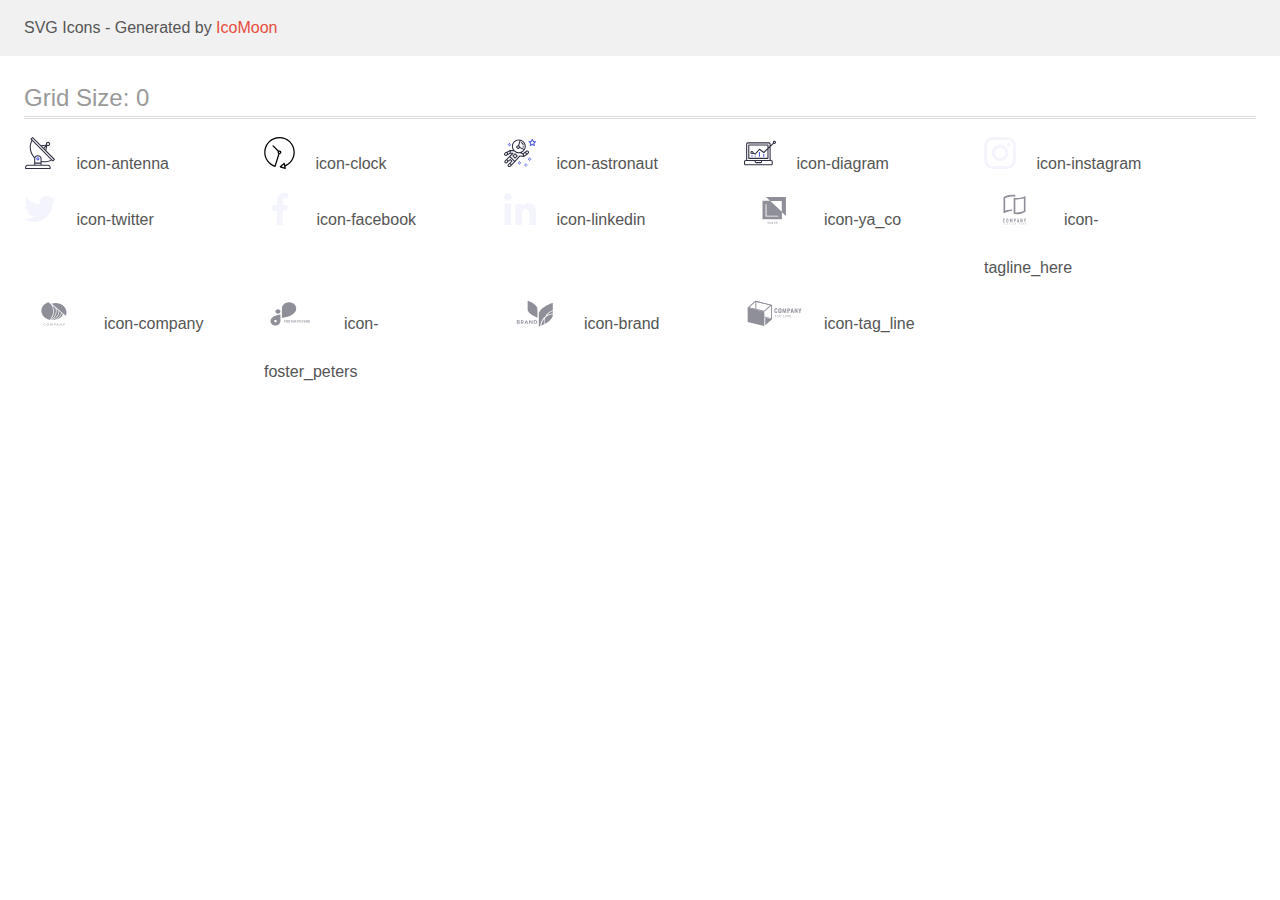
<file: images/icomoon (1)/demo.html>
<!doctype html>
<html>
<head>
    <title>IcoMoon - SVG Icons</title>
    <meta charset="utf-8">
    <meta name="viewport" content="width=device-width, initial-scale=1">
    <link rel="stylesheet" href="demo-files/demo.css">
    <link rel="stylesheet" href="style.css">
</head>
<body>
<svg aria-hidden="true" style="position: absolute; width: 0; height: 0; overflow: hidden;" version="1.1" xmlns="http://www.w3.org/2000/svg" xmlns:xlink="http://www.w3.org/1999/xlink">
<defs>
<symbol id="icon-antenna" viewBox="0 0 32 32">
<path fill="#2e2f42" style="fill: var(--color1, #2e2f42)" d="M30.773 22.098l-8.443-8.505 0.937-4.615c0.242 0.094 0.499 0.144 0.758 0.146h0.006c1.192 0.014 2.17-0.941 2.184-2.133s-0.941-2.17-2.133-2.184c-1.192-0.014-2.17 0.941-2.184 2.133-0.003 0.255 0.039 0.509 0.125 0.749l-4.96 0.605-8.091-8.133c-0.099-0.101-0.235-0.159-0.377-0.16-0.14 0.001-0.274 0.056-0.373 0.155l-1.513 1.504c-0.208 0.208-0.208 0.546 0 0.754l0.814 0.826c-3.153 5.798-2.129 12.978 2.519 17.663 0.043 0.041 0.092 0.074 0.146 0.098-0.034 0.18-0.051 0.364-0.052 0.547v6.187h-6.4c-1.472 0.002-2.665 1.195-2.667 2.667v1.067c0 0.295 0.239 0.533 0.533 0.533h24.533c0.295 0 0.533-0.239 0.533-0.533v-1.067c-0.002-1.472-1.195-2.665-2.667-2.667h-6.4v-2.742c1.003 0.21 2.024 0.317 3.049 0.32 2.458-0.003 4.877-0.615 7.040-1.783l0.818 0.823c0.099 0.101 0.235 0.159 0.377 0.16 0.14-0.001 0.274-0.056 0.373-0.155l1.513-1.504c0.208-0.208 0.208-0.546 0-0.754zM23.28 6.233c0.418-0.415 1.093-0.414 1.509 0.004s0.414 1.093-0.004 1.508c-0.2 0.199-0.47 0.31-0.752 0.31h-0.003c-0.589-0.003-1.064-0.483-1.061-1.072 0.002-0.282 0.115-0.552 0.314-0.751h-0.002zM22.024 9.738l-0.598 2.946-1.175-1.182 1.774-1.763zM21.419 8.836l-1.92 1.909-1.485-1.493 3.405-0.415zM24.004 28.8c0.884 0 1.6 0.716 1.6 1.6v0.533h-23.467v-0.533c0-0.884 0.716-1.6 1.6-1.6h20.267zM16.537 26.667v1.067h-5.333v-1.067h5.333zM11.204 25.6v-4.053c0-1.294 1.196-2.347 2.667-2.347s2.667 1.053 2.667 2.347v4.053h-5.333zM17.604 23.904v-2.357c0-1.882-1.675-3.413-3.733-3.413-1.331-0.020-2.576 0.657-3.281 1.786-4.058-4.274-4.971-10.645-2.279-15.887l18.602 18.708c-2.872 1.461-6.165 1.873-9.309 1.163zM28.893 23.22l-21.057-21.181 0.755-0.752 7.935 7.98c0.004 0 0.006 0.007 0.010 0.010l13.115 13.191-0.757 0.752z"></path>
<path fill="#4d5ae5" style="fill: var(--color2, #4d5ae5)" d="M13.876 20.267h-0.005c-0.884-0.001-1.601 0.714-1.602 1.598s0.714 1.601 1.598 1.602h0.005c0.884 0.001 1.601-0.714 1.602-1.598s-0.714-1.601-1.598-1.602zM14.249 22.245c-0.1 0.1-0.236 0.156-0.378 0.155-0.295-0.002-0.532-0.242-0.531-0.536 0.001-0.141 0.057-0.276 0.157-0.375s0.233-0.154 0.373-0.155c0.295 0.002 0.532 0.242 0.531 0.536-0.001 0.141-0.057 0.276-0.157 0.375h0.005z"></path>
</symbol>
<symbol id="icon-clock" viewBox="0 0 31 32">
<path d="M30.797 15.301c-0.002-8.452-6.855-15.303-15.308-15.301s-15.303 6.855-15.301 15.308c0.001 6.658 4.307 12.551 10.649 14.576 0.061 0.019 0.124 0.029 0.187 0.029 0.121-0 0.239-0.032 0.342-0.094 0.135-0.080 0.236-0.207 0.283-0.356l3.865-12.25c1.057-0.005 1.909-0.866 1.903-1.923s-0.866-1.909-1.923-1.903c-0.284 0.001-0.565 0.067-0.82 0.191l-5.106-5.107c-0.253-0.245-0.657-0.238-0.902 0.016-0.239 0.247-0.239 0.639 0 0.886l5.103 5.109c-0.392 0.799-0.168 1.764 0.536 2.309l-3.683 11.673c-7.278-2.681-11.004-10.754-8.323-18.032s10.754-11.004 18.032-8.323c7.278 2.681 11.004 10.754 8.323 18.032-1.31 3.556-4.001 6.431-7.462 7.973l-0.398-1.874c-0.073-0.345-0.411-0.565-0.756-0.492-0.109 0.023-0.209 0.074-0.293 0.148l-3.837 3.426c-0.263 0.234-0.287 0.637-0.052 0.9 0.076 0.085 0.174 0.149 0.283 0.184l4.899 1.564c0.335 0.108 0.694-0.077 0.802-0.412 0.034-0.106 0.040-0.219 0.017-0.328l-0.391-1.839c5.664-2.388 9.342-7.942 9.329-14.089zM15.492 14.664c0.352 0 0.638 0.286 0.638 0.638s-0.286 0.638-0.638 0.638c-0.352 0-0.638-0.285-0.638-0.638s0.285-0.638 0.638-0.638zM17.593 29.528l2.184-1.948 0.603 2.84-2.787-0.892z"></path>
</symbol>
<symbol id="icon-astronaut" viewBox="0 0 32 32">
<path fill="#4d5ae5" style="fill: var(--color2, #4d5ae5)" d="M31.974 4.524c-0.063-0.193-0.229-0.333-0.43-0.363l-1.91-0.278-0.855-1.731c-0.179-0.365-0.777-0.365-0.956 0l-0.855 1.731-1.91 0.278c-0.201 0.029-0.367 0.17-0.431 0.363-0.062 0.193-0.011 0.405 0.135 0.547l1.383 1.348-0.326 1.903c-0.034 0.2 0.048 0.402 0.212 0.522 0.166 0.121 0.382 0.135 0.562 0.040l1.709-0.899 1.709 0.899c0.078 0.041 0.164 0.061 0.249 0.061 0.11 0 0.221-0.034 0.314-0.102 0.164-0.119 0.246-0.322 0.212-0.522l-0.326-1.903 1.383-1.348c0.145-0.142 0.197-0.354 0.135-0.547zM29.511 5.851c-0.125 0.122-0.183 0.299-0.153 0.472l0.191 1.114-1-0.526c-0.078-0.041-0.163-0.061-0.249-0.061s-0.17 0.020-0.249 0.061l-1.001 0.526 0.191-1.114c0.030-0.173-0.028-0.349-0.153-0.472l-0.81-0.789 1.119-0.163c0.174-0.025 0.324-0.134 0.402-0.292l0.5-1.013 0.5 1.013c0.078 0.157 0.228 0.267 0.402 0.292l1.119 0.163-0.809 0.789z"></path>
<path fill="#4d5ae5" style="fill: var(--color2, #4d5ae5)" d="M26.134 20.522h-1.067v1.067h1.067v-1.067z"></path>
<path fill="#4d5ae5" style="fill: var(--color2, #4d5ae5)" d="M26.134 22.656h-1.067v1.067h1.067v-1.067z"></path>
<path fill="#4d5ae5" style="fill: var(--color2, #4d5ae5)" d="M27.2 21.589h-1.067v1.067h1.067v-1.067z"></path>
<path fill="#4d5ae5" style="fill: var(--color2, #4d5ae5)" d="M25.067 21.589h-1.067v1.067h1.067v-1.067z"></path>
<path fill="#4d5ae5" style="fill: var(--color2, #4d5ae5)" d="M22.4 26.389h-1.067v1.067h1.067v-1.067z"></path>
<path fill="#4d5ae5" style="fill: var(--color2, #4d5ae5)" d="M22.4 28.522h-1.067v1.067h1.067v-1.067z"></path>
<path fill="#4d5ae5" style="fill: var(--color2, #4d5ae5)" d="M23.467 27.456h-1.067v1.067h1.067v-1.067z"></path>
<path fill="#4d5ae5" style="fill: var(--color2, #4d5ae5)" d="M21.333 27.456h-1.067v1.067h1.067v-1.067z"></path>
<path fill="#4d5ae5" style="fill: var(--color2, #4d5ae5)" d="M16 24.256h-1.067v1.067h1.067v-1.067z"></path>
<path fill="#4d5ae5" style="fill: var(--color2, #4d5ae5)" d="M16 26.389h-1.067v1.067h1.067v-1.067z"></path>
<path fill="#4d5ae5" style="fill: var(--color2, #4d5ae5)" d="M17.067 25.322h-1.067v1.067h1.067v-1.067z"></path>
<path fill="#4d5ae5" style="fill: var(--color2, #4d5ae5)" d="M14.933 25.322h-1.067v1.067h1.067v-1.067z"></path>
<path fill="#4d5ae5" style="fill: var(--color2, #4d5ae5)" d="M5.867 6.122h-1.067v1.067h1.067v-1.067z"></path>
<path fill="#4d5ae5" style="fill: var(--color2, #4d5ae5)" d="M5.867 8.255h-1.067v1.067h1.067v-1.067z"></path>
<path fill="#4d5ae5" style="fill: var(--color2, #4d5ae5)" d="M6.933 7.189h-1.067v1.067h1.067v-1.067z"></path>
<path fill="#4d5ae5" style="fill: var(--color2, #4d5ae5)" d="M4.8 7.189h-1.067v1.067h1.067v-1.067z"></path>
<path fill="#2e2f42" style="fill: var(--color1, #2e2f42)" d="M24.715 14.159c-0.287-0.388-0.709-0.637-1.188-0.705-0.481-0.068-0.956 0.058-1.34 0.352l-1.252 0.96-1.898 1.417-1.358-0.541c2.421-1.086 4.114-3.508 4.114-6.32 0-3.823-3.123-6.933-6.961-6.933s-6.961 3.11-6.961 6.933c0 1.386 0.414 2.674 1.12 3.758l-2.764-0.024c-0.002 0-0.003 0-0.005 0-0.009 0-0.015 0.004-0.023 0.005-0.053 0.002-0.105 0.013-0.155 0.031-0.013 0.005-0.026 0.008-0.038 0.013-0.006 0.003-0.013 0.003-0.019 0.006l-3.233 1.596c-0.001 0-0.001 0-0.001 0.001l-1.893 0.911c-0.021 0.009-0.042 0.021-0.063 0.035-0.755 0.502-1.012 1.489-0.598 2.295 0.22 0.429 0.595 0.745 1.056 0.889 0.178 0.055 0.359 0.083 0.539 0.083 0.29 0 0.577-0.071 0.839-0.211l1.388-0.738 2.264-1.169 1.357-0.008-5.442 5.416c-0.001 0.001-0.001 0.001-0.002 0.001l-1.339 1.333c-0.316 0.315-0.49 0.732-0.49 1.178s0.174 0.863 0.49 1.179c0.325 0.323 0.752 0.485 1.179 0.485s0.854-0.162 1.18-0.485l1.314-1.309 1.741-1.3 0.901 0.897-1.762 1.754c-0 0.001-0.001 0.001-0.002 0.001l-1.339 1.333c-0.316 0.315-0.49 0.732-0.49 1.178s0.174 0.863 0.49 1.179c0.325 0.323 0.753 0.485 1.18 0.485s0.855-0.162 1.18-0.485l3.482-3.467c0.001-0.001 0.001-0.001 0.001-0.002l1.010-1-0.004-0.004c0.006-0.006 0.015-0.009 0.022-0.015l5.166-5.658 3.471 0.494c0.025 0.004 0.050 0.005 0.075 0.005 0.065 0 0.127-0.015 0.187-0.038 0.018-0.006 0.033-0.015 0.050-0.023 0.019-0.010 0.039-0.015 0.058-0.027l3.213-2.133c0.012-0.008 0.018-0.021 0.029-0.029 0.013-0.010 0.029-0.014 0.041-0.026l1.271-1.191c0.662-0.62 0.753-1.635 0.212-2.362zM2.13 17.77c-0.173 0.093-0.37 0.111-0.558 0.052-0.187-0.058-0.338-0.186-0.427-0.358-0.161-0.314-0.068-0.695 0.214-0.902l1.314-0.632 0.449 1.313-0.992 0.527zM5.628 15.942l-1.548 0.8-0.439-1.283 2.027-1.001-0.040 1.484zM20.727 9.322c0 0.918-0.219 1.785-0.599 2.559l-4.181-1.899c-0.044-0.573-0.341-1.075-0.788-1.388l1.464-4.86c2.378 0.756 4.105 2.974 4.105 5.588zM8.938 9.322c0-3.235 2.644-5.867 5.894-5.867 0.253 0 0.5 0.021 0.745 0.052l-1.432 4.754c-0.019-0.001-0.037-0.006-0.057-0.006-1.033 0-1.873 0.837-1.873 1.867s0.84 1.867 1.873 1.867c0.694 0 1.294-0.383 1.618-0.945l3.862 1.755c-1.075 1.446-2.795 2.39-4.737 2.39-3.25 0-5.894-2.632-5.894-5.867zM14.894 10.122c0 0.441-0.362 0.8-0.806 0.8s-0.806-0.359-0.806-0.8c0-0.441 0.362-0.8 0.806-0.8s0.806 0.359 0.806 0.8zM2.465 25.146c-0.236 0.234-0.619 0.234-0.854 0.001-0.114-0.114-0.176-0.263-0.176-0.423s0.062-0.309 0.176-0.421l0.962-0.958 0.851 0.848-0.959 0.955zM5.679 28.88c-0.236 0.234-0.619 0.235-0.855 0.001-0.114-0.114-0.176-0.263-0.176-0.423s0.062-0.309 0.176-0.421l0.963-0.959 0.852 0.848-0.96 0.955zM9.16 25.411c-0.001 0-0.001 0-0.002 0.001l-1.765 1.76-0.852-0.848 1.763-1.755c0 0 0 0 0-0s0.001-0.001 0.002-0.001c0.040-0.040 0.065-0.088 0.090-0.135 0.007-0.014 0.020-0.026 0.026-0.040 0.017-0.041 0.019-0.085 0.026-0.129 0.003-0.025 0.014-0.047 0.014-0.073 0-0.036-0.013-0.070-0.020-0.106-0.006-0.032-0.006-0.065-0.019-0.095-0.020-0.050-0.055-0.094-0.091-0.138-0.010-0.012-0.014-0.027-0.025-0.038 0 0 0 0-0.001 0s-0.001-0.002-0.001-0.002l-1.607-1.6c-0.017-0.017-0.039-0.024-0.058-0.038-0.028-0.022-0.055-0.042-0.087-0.058-0.030-0.015-0.061-0.024-0.093-0.033-0.034-0.010-0.067-0.017-0.103-0.020-0.033-0.002-0.063 0.001-0.095 0.005-0.036 0.004-0.069 0.009-0.104 0.020-0.034 0.011-0.063 0.027-0.094 0.045-0.020 0.011-0.042 0.015-0.061 0.029l-1.773 1.324-0.901-0.897 2.399-2.386 4.361 4.289-0.928 0.919zM15.979 18.394c-0.015-0.002-0.030 0.004-0.045 0.003-0.039-0.002-0.076 0.001-0.115 0.007-0.030 0.005-0.059 0.011-0.088 0.021-0.034 0.012-0.065 0.028-0.097 0.047-0.030 0.018-0.057 0.037-0.083 0.061-0.013 0.011-0.028 0.017-0.040 0.029l-4.698 5.146-4.328-4.257 2.833-2.818c0.209-0.208 0.21-0.546 0.002-0.755-0.105-0.105-0.243-0.157-0.381-0.156v-0.001l-2.219 0.013 0.028-1.607 3.104 0.027c1.265 1.294 3.029 2.101 4.981 2.101 0.437 0 0.864-0.045 1.279-0.123 0.040 0.032 0.079 0.065 0.13 0.085l2.41 0.96 0.152 0.758 0.178 0.885-3.003-0.427zM20.020 18.572l-0.313-1.558 1.446-1.080 0.947 1.257-2.080 1.381zM23.774 15.741l-0.838 0.785-0.931-1.236 0.831-0.637c0.155-0.119 0.351-0.168 0.543-0.143 0.193 0.027 0.364 0.128 0.48 0.284 0.217 0.292 0.18 0.699-0.085 0.947z"></path>
<path fill="#2e2f42" style="fill: var(--color1, #2e2f42)" d="M13.602 18.544l-2.143-2.133c-0.207-0.207-0.545-0.207-0.753 0l-2.142 2.133c-0.1 0.101-0.157 0.236-0.157 0.378s0.056 0.278 0.157 0.378l2.142 2.133c0.104 0.103 0.241 0.155 0.377 0.155s0.273-0.052 0.376-0.155l2.143-2.133c0.1-0.1 0.157-0.236 0.157-0.378s-0.057-0.278-0.157-0.378zM11.083 20.303l-1.387-1.381 1.387-1.381 1.387 1.381-1.387 1.381z"></path>
<path fill="#2e2f42" style="fill: var(--color1, #2e2f42)" d="M17.164 5.071l-0.258 1.036c0.071 0.018 1.738 0.452 1.738 2.149h1.067c-0-2.017-1.666-2.965-2.547-3.185z"></path>
<path fill="#2e2f42" style="fill: var(--color1, #2e2f42)" d="M19.711 9.322h-1.067v1.067h1.067v-1.067z"></path>
</symbol>
<symbol id="icon-diagram" viewBox="0 0 32 32">
<path fill="#4d5ae5" style="fill: var(--color2, #4d5ae5)" d="M14.926 14.965h1.066v4.798h-1.066v-4.797z"></path>
<path fill="#4d5ae5" style="fill: var(--color2, #4d5ae5)" d="M19.19 17.097h1.066v2.665h-1.066v-2.665z"></path>
<path fill="#4d5ae5" style="fill: var(--color2, #4d5ae5)" d="M10.661 18.696h1.066v1.066h-1.066v-1.066z"></path>
<path fill="#4d5ae5" style="fill: var(--color2, #4d5ae5)" d="M7.463 18.163h1.066v1.599h-1.066v-1.599z"></path>
<path fill="#2e2f42" style="fill: var(--color1, #2e2f42)" d="M1.599 28.291h25.587c0.883 0 1.599-0.716 1.599-1.599v-2.132c0-0.883-0.716-1.599-1.599-1.599h-0.533v-13.293l3.028-2.868c0.703 0.346 1.553 0.136 2.013-0.499s0.396-1.508-0.152-2.068-1.42-0.644-2.065-0.198c-0.644 0.446-0.873 1.292-0.542 2.002l-2.281 2.163v-1.23c0-0.883-0.716-1.599-1.599-1.599h-21.322c-0.883 0-1.599 0.716-1.599 1.599v15.992h-0.533c-0.883 0-1.599 0.716-1.599 1.599v2.132c0 0.883 0.716 1.599 1.599 1.599zM30.384 4.837c0.294 0 0.533 0.239 0.533 0.533s-0.239 0.533-0.533 0.533c-0.294 0-0.533-0.239-0.533-0.533s0.239-0.533 0.533-0.533zM3.198 6.969c0-0.294 0.239-0.533 0.533-0.533h21.322c0.294 0 0.533 0.239 0.533 0.533v2.239l-1.066 1.013v-2.186c0-0.294-0.239-0.533-0.533-0.533h-19.19c-0.294 0-0.533 0.239-0.533 0.533v13.326c0 0.294 0.239 0.533 0.533 0.533h19.19c0.294 0 0.533-0.239 0.533-0.533v-9.674l1.066-1.010v12.284h-22.388v-15.992zM7.996 13.899c-0.721-0.002-1.354 0.478-1.546 1.174s0.105 1.433 0.725 1.801c0.62 0.368 1.41 0.276 1.928-0.226l1.853 0.93c0.215 0.108 0.476 0.057 0.636-0.123l3.939-4.431 3.872 2.901c0.208 0.156 0.498 0.139 0.686-0.039l3.365-3.188v8.131h-18.124v-12.26h18.124v2.66l-3.771 3.572-3.904-2.927c-0.222-0.166-0.534-0.135-0.718 0.072l-3.993 4.493-1.493-0.746c0.011-0.064 0.018-0.129 0.020-0.193 0-0.883-0.716-1.599-1.599-1.599zM8.529 15.498c0 0.294-0.239 0.533-0.533 0.533s-0.533-0.239-0.533-0.533c0-0.294 0.239-0.533 0.533-0.533s0.533 0.239 0.533 0.533zM11.727 24.027h5.331v0.533c0 0.294-0.239 0.533-0.533 0.533h-4.264c-0.294 0-0.533-0.239-0.533-0.533v-0.533zM1.066 24.56c0-0.294 0.239-0.533 0.533-0.533h9.062v0.533c0 0.883 0.716 1.599 1.599 1.599h4.264c0.883 0 1.599-0.716 1.599-1.599v-0.533h9.062c0.294 0 0.533 0.239 0.533 0.533v2.132c0 0.294-0.239 0.533-0.533 0.533h-25.587c-0.294 0-0.533-0.239-0.533-0.533v-2.132z"></path>
</symbol>
<symbol id="icon-instagram" viewBox="0 0 32 32">
<path fill="#f4f4fd" style="fill: var(--color3, #f4f4fd)" d="M31.969 9.408c-0.075-1.7-0.35-2.869-0.744-3.882-0.406-1.075-1.031-2.038-1.851-2.838-0.8-0.813-1.769-1.444-2.832-1.844-1.019-0.394-2.181-0.669-3.882-0.744-1.713-0.081-2.257-0.1-6.601-0.1s-4.888 0.019-6.595 0.094c-1.7 0.075-2.869 0.35-3.882 0.744-1.075 0.406-2.038 1.031-2.838 1.85-0.813 0.8-1.444 1.769-1.844 2.832-0.394 1.019-0.669 2.182-0.744 3.882-0.081 1.713-0.1 2.257-0.1 6.601s0.019 4.888 0.094 6.595c0.075 1.7 0.35 2.869 0.744 3.882 0.406 1.075 1.038 2.038 1.85 2.838 0.8 0.813 1.769 1.444 2.832 1.844 1.019 0.394 2.182 0.669 3.882 0.744 1.706 0.075 2.25 0.094 6.595 0.094s4.888-0.019 6.595-0.094c1.7-0.075 2.869-0.35 3.882-0.744 2.151-0.831 3.851-2.532 4.682-4.682 0.394-1.019 0.669-2.182 0.744-3.882 0.075-1.707 0.094-2.25 0.094-6.595s-0.006-4.888-0.081-6.595zM29.087 22.473c-0.069 1.563-0.331 2.407-0.55 2.969-0.538 1.394-1.644 2.5-3.038 3.038-0.563 0.219-1.413 0.481-2.969 0.55-1.688 0.075-2.194 0.094-6.464 0.094s-4.782-0.019-6.464-0.094c-1.563-0.069-2.407-0.331-2.969-0.55-0.694-0.256-1.325-0.663-1.838-1.194-0.531-0.519-0.938-1.144-1.194-1.838-0.219-0.563-0.481-1.413-0.55-2.969-0.075-1.688-0.094-2.194-0.094-6.464s0.019-4.782 0.094-6.464c0.069-1.563 0.331-2.407 0.55-2.969 0.256-0.694 0.663-1.325 1.2-1.838 0.519-0.531 1.144-0.938 1.838-1.194 0.563-0.219 1.413-0.481 2.969-0.55 1.688-0.075 2.194-0.094 6.464-0.094 4.276 0 4.782 0.019 6.464 0.094 1.563 0.069 2.407 0.331 2.969 0.55 0.694 0.256 1.325 0.662 1.838 1.194 0.531 0.519 0.938 1.144 1.194 1.838 0.219 0.563 0.481 1.413 0.55 2.969 0.075 1.688 0.094 2.194 0.094 6.464s-0.019 4.77-0.094 6.458z"></path>
<path fill="#f4f4fd" style="fill: var(--color3, #f4f4fd)" d="M16.059 7.783c-4.538 0-8.22 3.682-8.22 8.22s3.682 8.22 8.22 8.22c4.539 0 8.22-3.682 8.22-8.22s-3.682-8.22-8.22-8.22zM16.059 21.335c-2.944 0-5.332-2.388-5.332-5.332s2.388-5.332 5.332-5.332c2.945 0 5.332 2.388 5.332 5.332s-2.388 5.332-5.332 5.332z"></path>
<path fill="#f4f4fd" style="fill: var(--color3, #f4f4fd)" d="M26.524 7.458c0 1.060-0.859 1.919-1.919 1.919s-1.919-0.859-1.919-1.919c0-1.060 0.859-1.919 1.919-1.919s1.919 0.859 1.919 1.919z"></path>
</symbol>
<symbol id="icon-twitter" viewBox="0 0 32 32">
<path fill="#f4f4fd" style="fill: var(--color3, #f4f4fd)" d="M32 6.078c-1.19 0.522-2.458 0.868-3.78 1.036 1.36-0.812 2.398-2.088 2.886-3.626-1.268 0.756-2.668 1.29-4.16 1.588-1.204-1.282-2.92-2.076-4.792-2.076-3.632 0-6.556 2.948-6.556 6.562 0 0.52 0.044 1.020 0.152 1.496-5.454-0.266-10.28-2.88-13.522-6.862-0.566 0.982-0.898 2.106-0.898 3.316 0 2.272 1.17 4.286 2.914 5.452-1.054-0.020-2.088-0.326-2.964-0.808 0 0.020 0 0.046 0 0.072 0 3.188 2.274 5.836 5.256 6.446-0.534 0.146-1.116 0.216-1.72 0.216-0.42 0-0.844-0.024-1.242-0.112 0.85 2.598 3.262 4.508 6.13 4.57-2.232 1.746-5.066 2.798-8.134 2.798-0.538 0-1.054-0.024-1.57-0.090 2.906 1.874 6.35 2.944 10.064 2.944 12.072 0 18.672-10 18.672-18.668 0-0.29-0.010-0.57-0.024-0.848 1.302-0.924 2.396-2.078 3.288-3.406z"></path>
</symbol>
<symbol id="icon-facebook" viewBox="0 0 32 32">
<path fill="#f4f4fd" style="fill: var(--color3, #f4f4fd)" d="M21.329 5.313h2.921v-5.088c-0.504-0.069-2.237-0.225-4.256-0.225-4.212 0-7.097 2.649-7.097 7.519v4.481h-4.648v5.688h4.648v14.312h5.699v-14.311h4.46l0.708-5.688h-5.169v-3.919c0.001-1.644 0.444-2.769 2.735-2.769z"></path>
</symbol>
<symbol id="icon-linkedin" viewBox="0 0 32 32">
<path fill="#f4f4fd" style="fill: var(--color3, #f4f4fd)" d="M31.992 32v-0.001h0.008v-11.736c0-5.741-1.236-10.164-7.948-10.164-3.227 0-5.392 1.771-6.276 3.449h-0.093v-2.913h-6.364v21.364h6.627v-10.579c0-2.785 0.528-5.479 3.977-5.479 3.399 0 3.449 3.179 3.449 5.657v10.401h6.62z"></path>
<path fill="#f4f4fd" style="fill: var(--color3, #f4f4fd)" d="M0.528 10.636h6.635v21.364h-6.635v-21.364z"></path>
<path fill="#f4f4fd" style="fill: var(--color3, #f4f4fd)" d="M3.843 0c-2.121 0-3.843 1.721-3.843 3.843s1.721 3.879 3.843 3.879c2.121 0 3.843-1.757 3.843-3.879-0.001-2.121-1.723-3.843-3.843-3.843v0z"></path>
</symbol>
<symbol id="icon-ya_co" viewBox="0 0 59 32">
<path fill="#8e8f99" style="fill: var(--color4, #8e8f99)" d="M21.714 4l4.004 3.815-7.433-0.004v18.51h19.429v-7.077l4 3.811v-19.054h-20zM37.538 18.796l-11.354-10.817h11.354v10.817zM34.013 23.613h-12.653v-12.449h0.894v11.606h11.759v0.843zM23.883 29.749l-0.472-0.97h-0.389l0.684 1.284v0.748h0.353v-0.748l0.684-1.284h-0.388l-0.472 0.97zM25.622 28.78h0.084l0.767 2.031h-0.368l-0.164-0.476h-0.786l-0.164 0.476h-0.367l0.765-2.031h0.234zM25.249 30.058h0.595l-0.298-0.862-0.297 0.862zM27.704 29.721c-0.015-0.020-0.030-0.038-0.044-0.057-0.052-0.069-0.093-0.135-0.121-0.2s-0.043-0.132-0.043-0.201c0-0.106 0.022-0.197 0.066-0.273s0.106-0.135 0.186-0.176c0.080-0.042 0.173-0.063 0.28-0.063 0.103 0 0.192 0.021 0.266 0.063 0.075 0.041 0.133 0.095 0.173 0.163s0.061 0.142 0.061 0.223c0 0.064-0.012 0.123-0.035 0.176s-0.055 0.101-0.096 0.145c-0.041 0.044-0.088 0.085-0.142 0.124l-0.141 0.103 0.402 0.475c0.013-0.026 0.025-0.053 0.036-0.082 0.034-0.089 0.052-0.188 0.052-0.297h0.29c0 0.099-0.010 0.192-0.029 0.28s-0.049 0.17-0.091 0.245c-0.017 0.031-0.036 0.061-0.058 0.090l0.298 0.351h-0.389l-0.118-0.139c-0.064 0.049-0.133 0.086-0.208 0.114-0.099 0.035-0.204 0.053-0.315 0.053-0.135 0-0.252-0.025-0.35-0.074s-0.175-0.117-0.229-0.204c-0.053-0.087-0.080-0.186-0.080-0.297 0-0.083 0.017-0.155 0.052-0.218s0.081-0.122 0.141-0.176c0.055-0.050 0.118-0.1 0.188-0.15zM27.871 29.925l-0.042 0.031c-0.049 0.040-0.086 0.079-0.11 0.116s-0.039 0.070-0.046 0.1c-0.008 0.031-0.011 0.058-0.011 0.081 0 0.059 0.013 0.113 0.038 0.162s0.064 0.087 0.113 0.116c0.050 0.028 0.111 0.042 0.183 0.042 0.077 0 0.152-0.017 0.225-0.052 0.036-0.018 0.071-0.039 0.103-0.064l-0.452-0.532zM27.951 29.554l0.125-0.084c0.059-0.039 0.1-0.077 0.126-0.114s0.038-0.086 0.038-0.142c0-0.048-0.019-0.093-0.056-0.134s-0.090-0.061-0.158-0.061c-0.047 0-0.087 0.011-0.12 0.034s-0.057 0.050-0.074 0.087c-0.016 0.035-0.024 0.075-0.024 0.119 0 0.042 0.011 0.085 0.032 0.13s0.051 0.090 0.088 0.138c0.008 0.010 0.015 0.020 0.023 0.029zM31.505 30.15h-0.349c-0.010 0.088-0.032 0.163-0.064 0.225s-0.079 0.106-0.141 0.138c-0.061 0.032-0.142 0.047-0.241 0.047-0.082 0-0.152-0.016-0.211-0.049s-0.107-0.079-0.145-0.138c-0.037-0.059-0.065-0.131-0.084-0.213s-0.026-0.177-0.026-0.279v-0.172c0-0.108 0.010-0.204 0.029-0.287s0.051-0.156 0.091-0.213c0.040-0.058 0.090-0.101 0.149-0.131s0.129-0.045 0.209-0.045c0.098 0 0.177 0.017 0.237 0.050s0.106 0.080 0.137 0.142c0.032 0.062 0.052 0.137 0.061 0.225h0.349c-0.014-0.136-0.052-0.256-0.114-0.361s-0.148-0.187-0.259-0.247c-0.112-0.060-0.248-0.089-0.41-0.089-0.127 0-0.242 0.022-0.345 0.067s-0.188 0.109-0.261 0.194c-0.073 0.084-0.128 0.185-0.167 0.303s-0.057 0.25-0.057 0.396v0.169c0 0.146 0.019 0.278 0.056 0.396s0.093 0.219 0.165 0.303c0.072 0.083 0.158 0.147 0.258 0.192s0.213 0.067 0.339 0.067c0.164 0 0.303-0.030 0.417-0.089s0.203-0.141 0.266-0.244c0.063-0.104 0.1-0.223 0.112-0.356zM33.443 29.851v-0.112c0-0.153-0.020-0.291-0.061-0.412s-0.097-0.226-0.172-0.311c-0.074-0.087-0.163-0.152-0.266-0.197s-0.218-0.068-0.343-0.068c-0.125 0-0.239 0.023-0.342 0.068s-0.191 0.11-0.266 0.197c-0.074 0.086-0.132 0.189-0.173 0.311s-0.061 0.258-0.061 0.412v0.112c0 0.154 0.020 0.291 0.061 0.413s0.1 0.226 0.176 0.311c0.075 0.086 0.164 0.151 0.266 0.197s0.217 0.067 0.342 0.067c0.126 0 0.24-0.022 0.343-0.067s0.192-0.111 0.265-0.197c0.074-0.086 0.132-0.189 0.172-0.311s0.060-0.259 0.060-0.413zM33.092 29.737v0.114c0 0.113-0.011 0.214-0.033 0.301s-0.053 0.161-0.095 0.222c-0.042 0.059-0.093 0.105-0.153 0.135s-0.13 0.045-0.208 0.045c-0.077 0-0.146-0.015-0.206-0.045s-0.113-0.076-0.156-0.135c-0.043-0.060-0.075-0.134-0.098-0.222s-0.033-0.188-0.033-0.301v-0.114c0-0.113 0.011-0.213 0.033-0.3s0.054-0.16 0.096-0.219c0.043-0.059 0.094-0.104 0.155-0.134s0.129-0.046 0.206-0.046 0.147 0.015 0.208 0.046c0.061 0.030 0.113 0.074 0.155 0.134s0.075 0.132 0.096 0.219c0.022 0.087 0.033 0.186 0.033 0.3z"></path>
</symbol>
<symbol id="icon-tagline_here" viewBox="0 0 59 32">
<path fill="#8e8f99" style="fill: var(--color4, #8e8f99)" d="M28.636 3.391h-0.078c-0.12-0.007-0.24-0.010-0.36-0.013v0h-0.26c-0.227 0-0.458 0.006-0.688 0.017-0.017-0.001-0.035-0.001-0.052 0-2.082 0.118-4.123 0.638-6.009 1.533l-0.247 0.119v12.652l0.578-0.196c0.507-0.174 1.048-0.331 1.607-0.477 1.512-0.388 3.065-0.595 4.626-0.615v1.662c-0.207 0.002-0.408 0.007-0.609 0.017h-0.048c-1.201 0.066-2.393 0.249-3.559 0.546-1.477 0.37-2.901 0.925-4.24 1.652v-16.227c1.39-0.811 2.888-1.42 4.448-1.809 1.37-0.354 2.778-0.535 4.192-0.541h0.244c0.292 0.007 0.577 0.020 0.844 0.041 0.705 0.049 1.404 0.161 2.089 0.333v1.636c-0.666-0.155-1.342-0.257-2.024-0.305-0.014-0.001-0.028-0.002-0.041-0.004-0.141-0.012-0.282-0.024-0.414-0.024zM31.516 5.064c0.363 0.028 0.739 0.041 1.119 0.041 1.487-0.005 2.967-0.195 4.407-0.565 1.476-0.371 2.9-0.927 4.238-1.654v15.938c-1.391 0.81-2.889 1.419-4.449 1.809-1.37 0.352-2.778 0.533-4.192 0.539-1.072 0.009-2.14-0.117-3.18-0.375v-16.041c0.246 0.057 0.499 0.109 0.756 0.153 0.422 0.071 0.867 0.123 1.301 0.155zM39.627 5.187l-0.578 0.195c-0.532 0.179-1.068 0.339-1.608 0.481-1.57 0.403-3.183 0.61-4.804 0.616-0.377 0-0.724-0.010-1.060-0.032l-0.461-0.030v13.015l0.396 0.035c0.367 0.032 0.746 0.048 1.128 0.048 1.276-0.005 2.547-0.17 3.783-0.49 1.018-0.255 2.008-0.611 2.956-1.062l0.247-0.119v-12.656z"></path>
<path fill="#8e8f99" style="fill: var(--color4, #8e8f99)" d="M20.421 25.836c-0.083-0.086-0.183-0.154-0.294-0.199s-0.23-0.066-0.349-0.061c-0.127-0.002-0.253 0.022-0.372 0.070-0.108 0.043-0.207 0.108-0.289 0.19-0.082 0.083-0.145 0.182-0.186 0.291-0.045 0.114-0.068 0.236-0.067 0.359v2.168c-0.005 0.153 0.024 0.305 0.085 0.445 0.051 0.111 0.125 0.21 0.217 0.291 0.087 0.073 0.188 0.126 0.298 0.154 0.105 0.030 0.214 0.045 0.324 0.045 0.121 0.001 0.24-0.025 0.35-0.076 0.108-0.047 0.207-0.116 0.289-0.201 0.080-0.084 0.145-0.183 0.189-0.291 0.046-0.109 0.070-0.227 0.069-0.346v-0.243h-0.567v0.193c0.002 0.066-0.010 0.132-0.033 0.193-0.018 0.046-0.047 0.088-0.082 0.122-0.035 0.028-0.075 0.050-0.119 0.062-0.038 0.013-0.078 0.020-0.119 0.020-0.051 0.006-0.102-0.002-0.149-0.022s-0.087-0.053-0.117-0.094c-0.053-0.087-0.080-0.188-0.075-0.291v-2.021c-0.004-0.112 0.020-0.223 0.069-0.324 0.029-0.046 0.071-0.082 0.12-0.105s0.104-0.032 0.157-0.025c0.049-0.002 0.097 0.008 0.141 0.030s0.082 0.053 0.112 0.092c0.063 0.083 0.097 0.186 0.094 0.291v0.187h0.561v-0.221c0.001-0.13-0.022-0.258-0.069-0.379-0.042-0.114-0.106-0.217-0.189-0.305v0z"></path>
<path fill="#8e8f99" style="fill: var(--color4, #8e8f99)" d="M23.788 25.811c-0.181-0.153-0.409-0.237-0.645-0.238-0.115 0-0.23 0.021-0.338 0.061-0.11 0.039-0.212 0.1-0.299 0.177-0.094 0.084-0.169 0.188-0.22 0.304-0.057 0.132-0.085 0.276-0.082 0.42v2.079c-0.004 0.146 0.024 0.292 0.082 0.426 0.051 0.112 0.126 0.211 0.22 0.291 0.087 0.080 0.188 0.143 0.299 0.183 0.108 0.040 0.223 0.061 0.338 0.061s0.23-0.021 0.338-0.061c0.113-0.041 0.217-0.103 0.306-0.183 0.090-0.081 0.163-0.18 0.214-0.291 0.058-0.134 0.086-0.279 0.082-0.426v-2.079c0.003-0.144-0.025-0.288-0.082-0.42-0.050-0.115-0.123-0.218-0.214-0.304v0zM23.523 28.614c0.005 0.055-0.003 0.111-0.022 0.163s-0.050 0.099-0.090 0.138c-0.075 0.063-0.169 0.097-0.267 0.097s-0.192-0.034-0.267-0.097c-0.040-0.038-0.071-0.085-0.090-0.138s-0.027-0.108-0.022-0.163v-2.079c-0.005-0.055 0.003-0.111 0.022-0.163s0.050-0.099 0.090-0.138c0.075-0.063 0.169-0.097 0.267-0.097s0.192 0.034 0.267 0.097c0.040 0.038 0.071 0.085 0.090 0.138s0.027 0.108 0.022 0.163v2.079z"></path>
<path fill="#8e8f99" style="fill: var(--color4, #8e8f99)" d="M28.21 29.543v-3.936h-0.545l-0.716 2.084h-0.010l-0.721-2.084h-0.539v3.936h0.562v-2.395h0.010l0.551 1.693h0.28l0.555-1.693h0.010v2.395h0.562z"></path>
<path fill="#8e8f99" style="fill: var(--color4, #8e8f99)" d="M31.405 25.882c-0.087-0.097-0.196-0.171-0.318-0.215-0.132-0.043-0.269-0.063-0.408-0.061h-0.835v3.936h0.561v-1.537h0.289c0.175 0.008 0.349-0.029 0.506-0.108 0.128-0.071 0.234-0.175 0.308-0.301 0.065-0.105 0.109-0.221 0.129-0.343 0.022-0.148 0.032-0.298 0.030-0.448 0.006-0.189-0.013-0.378-0.055-0.562-0.037-0.136-0.108-0.261-0.207-0.362v0zM31.116 27.082c-0.002 0.071-0.020 0.141-0.052 0.205-0.032 0.061-0.083 0.109-0.145 0.138-0.083 0.037-0.174 0.054-0.265 0.049h-0.256v-1.338h0.289c0.087-0.004 0.174 0.013 0.253 0.049 0.058 0.033 0.104 0.084 0.132 0.145 0.031 0.069 0.047 0.144 0.049 0.219 0 0.083 0 0.17 0 0.262s0.006 0.186 0 0.27h-0.006z"></path>
<path fill="#8e8f99" style="fill: var(--color4, #8e8f99)" d="M34.062 25.606h-0.46l-0.867 3.936h0.561l0.165-0.846h0.765l0.165 0.846h0.561l-0.889-3.936zM33.544 28.161l0.276-1.427h0.010l0.275 1.427h-0.561z"></path>
<path fill="#8e8f99" style="fill: var(--color4, #8e8f99)" d="M37.686 27.978h-0.010l-0.847-2.371h-0.539v3.936h0.561v-2.367h0.012l0.857 2.367h0.528v-3.936h-0.561v2.371z"></path>
<path fill="#8e8f99" style="fill: var(--color4, #8e8f99)" d="M41.113 25.606l-0.451 1.565h-0.012l-0.451-1.565h-0.594l0.77 2.273v1.664h0.561v-1.664l0.77-2.273h-0.594z"></path>
<path fill="#8e8f99" style="fill: var(--color4, #8e8f99)" d="M18.857 30.654h0.27v0.759h0.184v-0.759h0.269v-0.155h-0.723v0.155z"></path>
<path fill="#8e8f99" style="fill: var(--color4, #8e8f99)" d="M21.13 30.498l-0.354 0.914h0.195l0.075-0.208h0.364l0.078 0.208h0.2l-0.363-0.914h-0.195zM21.101 31.051l0.124-0.339 0.124 0.339h-0.249z"></path>
<path fill="#8e8f99" style="fill: var(--color4, #8e8f99)" d="M23.376 31.076h0.211v0.118c-0.062 0.049-0.138 0.076-0.217 0.077-0.037 0.002-0.074-0.005-0.107-0.020s-0.063-0.038-0.086-0.067c-0.048-0.070-0.072-0.154-0.068-0.238 0-0.203 0.088-0.305 0.263-0.305 0.046-0.005 0.092 0.008 0.13 0.034s0.065 0.066 0.077 0.111l0.181-0.035c-0.039-0.179-0.168-0.269-0.387-0.269-0.117-0.003-0.232 0.039-0.319 0.118-0.046 0.045-0.082 0.1-0.104 0.161s-0.032 0.126-0.027 0.19c-0.005 0.125 0.036 0.248 0.117 0.343 0.045 0.046 0.099 0.082 0.159 0.105s0.124 0.033 0.188 0.029c0.143 0.004 0.282-0.048 0.387-0.145v-0.36h-0.396v0.154z"></path>
<path fill="#8e8f99" style="fill: var(--color4, #8e8f99)" d="M25.67 30.498h-0.185v0.914h0.64v-0.155h-0.455v-0.759z"></path>
<path fill="#8e8f99" style="fill: var(--color4, #8e8f99)" d="M27.61 30.498h-0.185v0.914h0.185v-0.914z"></path>
<path fill="#8e8f99" style="fill: var(--color4, #8e8f99)" d="M29.507 31.109l-0.374-0.61h-0.179v0.914h0.172v-0.597l0.367 0.597h0.184v-0.914h-0.169v0.61z"></path>
<path fill="#8e8f99" style="fill: var(--color4, #8e8f99)" d="M31.221 31.010h0.455v-0.155h-0.455v-0.201h0.49v-0.155h-0.675v0.914h0.694v-0.155h-0.509v-0.247z"></path>
<path fill="#8e8f99" style="fill: var(--color4, #8e8f99)" d="M35.378 30.859h-0.36v-0.36h-0.184v0.914h0.184v-0.4h0.36v0.4h0.184v-0.914h-0.184v0.36z"></path>
<path fill="#8e8f99" style="fill: var(--color4, #8e8f99)" d="M37.103 31.010h0.457v-0.155h-0.457v-0.201h0.492v-0.155h-0.675v0.914h0.692v-0.155h-0.509v-0.247z"></path>
<path fill="#8e8f99" style="fill: var(--color4, #8e8f99)" d="M39.442 31.010c0.159-0.025 0.24-0.109 0.24-0.254 0.005-0.039-0.001-0.078-0.017-0.114s-0.041-0.067-0.073-0.089c-0.083-0.042-0.175-0.060-0.267-0.054h-0.387v0.914h0.184v-0.382h0.036c0.039-0.002 0.078 0.005 0.114 0.020 0.027 0.017 0.049 0.040 0.065 0.067l0.2 0.291h0.22l-0.111-0.179c-0.049-0.088-0.119-0.163-0.202-0.219v0zM39.257 30.884h-0.136v-0.23h0.145c0.063-0.005 0.126 0.002 0.187 0.022 0.013 0.012 0.024 0.026 0.031 0.043s0.010 0.034 0.009 0.052c-0.001 0.018-0.006 0.035-0.014 0.051s-0.020 0.029-0.035 0.040c-0.060 0.018-0.124 0.026-0.187 0.022v0z"></path>
<path fill="#8e8f99" style="fill: var(--color4, #8e8f99)" d="M41.206 31.010h0.455v-0.155h-0.455v-0.201h0.492v-0.155h-0.676v0.914h0.694v-0.155h-0.509v-0.247z"></path>
</symbol>
<symbol id="icon-company" viewBox="0 0 59 32">
<path fill="#8e8f99" style="fill: var(--color4, #8e8f99)" d="M21.034 28.128c0.009 0 0.018 0.002 0.027 0.005s0.016 0.008 0.022 0.014l0.126 0.119c-0.098 0.096-0.219 0.173-0.355 0.225-0.159 0.057-0.331 0.085-0.503 0.081-0.162 0.003-0.323-0.023-0.473-0.076-0.135-0.048-0.257-0.121-0.357-0.213-0.102-0.095-0.18-0.207-0.23-0.329-0.055-0.136-0.082-0.278-0.080-0.422-0.002-0.144 0.027-0.288 0.087-0.423 0.055-0.122 0.138-0.234 0.244-0.329 0.108-0.093 0.237-0.166 0.379-0.214 0.155-0.051 0.321-0.077 0.487-0.076 0.155-0.003 0.309 0.020 0.453 0.069 0.125 0.046 0.24 0.111 0.339 0.19l-0.106 0.127c-0.007 0.009-0.016 0.017-0.027 0.023-0.012 0.007-0.028 0.011-0.043 0.009-0.016-0.001-0.032-0.006-0.046-0.014l-0.057-0.034-0.079-0.043c-0.034-0.016-0.069-0.030-0.106-0.042-0.047-0.014-0.095-0.026-0.144-0.034-0.062-0.010-0.125-0.014-0.188-0.014-0.12-0.001-0.239 0.018-0.35 0.057-0.104 0.036-0.197 0.090-0.274 0.159-0.079 0.073-0.139 0.16-0.178 0.253-0.044 0.107-0.066 0.22-0.065 0.334-0.002 0.116 0.020 0.23 0.065 0.34 0.038 0.093 0.098 0.179 0.175 0.252 0.072 0.068 0.162 0.122 0.262 0.156 0.103 0.036 0.213 0.055 0.325 0.054 0.064 0.001 0.129-0.003 0.192-0.011 0.104-0.011 0.204-0.042 0.292-0.090 0.044-0.025 0.086-0.053 0.125-0.084 0.016-0.013 0.038-0.021 0.060-0.022v0z"></path>
<path fill="#8e8f99" style="fill: var(--color4, #8e8f99)" d="M24.678 27.532c0.002 0.143-0.027 0.285-0.085 0.419-0.051 0.122-0.132 0.233-0.238 0.326s-0.232 0.166-0.373 0.214c-0.309 0.101-0.65 0.101-0.959 0-0.14-0.049-0.266-0.122-0.371-0.214-0.105-0.095-0.187-0.206-0.24-0.329-0.114-0.271-0.114-0.568 0-0.84 0.054-0.122 0.135-0.235 0.24-0.33 0.106-0.090 0.232-0.16 0.371-0.206 0.308-0.102 0.651-0.102 0.959 0 0.14 0.049 0.267 0.122 0.372 0.214 0.104 0.094 0.185 0.204 0.238 0.325 0.058 0.135 0.087 0.278 0.085 0.422zM24.347 27.532c0.002-0.114-0.018-0.228-0.060-0.337-0.035-0.093-0.093-0.179-0.169-0.252-0.074-0.069-0.165-0.124-0.267-0.159-0.224-0.074-0.473-0.074-0.697 0-0.102 0.035-0.193 0.090-0.267 0.159-0.077 0.073-0.135 0.159-0.17 0.252-0.080 0.219-0.080 0.454 0 0.674 0.036 0.093 0.094 0.179 0.17 0.252 0.074 0.069 0.165 0.123 0.267 0.158 0.225 0.072 0.472 0.072 0.697 0 0.102-0.035 0.192-0.089 0.267-0.158 0.076-0.073 0.133-0.159 0.169-0.252 0.042-0.109 0.063-0.223 0.060-0.337v0z"></path>
<path fill="#8e8f99" style="fill: var(--color4, #8e8f99)" d="M27.164 27.885l0.033 0.076c0.013-0.027 0.024-0.051 0.036-0.076s0.026-0.050 0.041-0.074l0.806-1.252c0.016-0.022 0.030-0.035 0.046-0.039 0.021-0.006 0.044-0.008 0.066-0.007h0.238v2.036h-0.282v-1.497c0-0.019 0-0.040 0-0.063-0.002-0.023-0.002-0.047 0-0.070l-0.811 1.269c-0.010 0.019-0.027 0.035-0.047 0.046s-0.045 0.017-0.069 0.017h-0.046c-0.025 0-0.049-0.006-0.069-0.017s-0.037-0.027-0.047-0.047l-0.834-1.277c0 0.024 0 0.049 0 0.073s0 0.046 0 0.065v1.497h-0.273v-2.032h0.238c0.022-0.001 0.045 0.001 0.066 0.007 0.020 0.008 0.035 0.022 0.044 0.039l0.823 1.253c0.016 0.023 0.030 0.047 0.041 0.073v0z"></path>
<path fill="#8e8f99" style="fill: var(--color4, #8e8f99)" d="M30.197 27.784v0.763h-0.316v-2.034h0.704c0.133-0.002 0.265 0.013 0.393 0.044 0.102 0.025 0.197 0.068 0.278 0.127 0.070 0.055 0.124 0.123 0.158 0.199 0.037 0.083 0.055 0.171 0.054 0.26 0.001 0.089-0.018 0.178-0.058 0.26-0.038 0.078-0.096 0.148-0.17 0.203-0.081 0.061-0.176 0.107-0.279 0.135-0.123 0.034-0.251 0.049-0.38 0.047l-0.382-0.005zM30.197 27.566h0.382c0.083 0.001 0.165-0.010 0.244-0.031 0.065-0.019 0.125-0.049 0.177-0.088 0.047-0.037 0.084-0.083 0.107-0.135 0.026-0.054 0.039-0.113 0.038-0.171 0.004-0.057-0.007-0.113-0.032-0.166s-0.062-0.1-0.11-0.139c-0.12-0.080-0.272-0.119-0.424-0.109h-0.382v0.838z"></path>
<path fill="#8e8f99" style="fill: var(--color4, #8e8f99)" d="M34.437 28.549h-0.249c-0.025 0.001-0.050-0.006-0.069-0.019-0.018-0.013-0.032-0.029-0.041-0.047l-0.215-0.492h-1.077l-0.222 0.492c-0.008 0.018-0.022 0.034-0.039 0.046-0.020 0.014-0.045 0.021-0.071 0.020h-0.249l0.946-2.036h0.328l0.959 2.036zM32.875 27.793h0.89l-0.375-0.829c-0.029-0.062-0.052-0.126-0.071-0.191l-0.036 0.106c-0.011 0.032-0.024 0.062-0.035 0.086l-0.372 0.828z"></path>
<path fill="#8e8f99" style="fill: var(--color4, #8e8f99)" d="M35.8 26.522c0.019 0.009 0.035 0.021 0.047 0.036l1.38 1.535c0-0.024 0-0.049 0-0.071s0-0.046 0-0.067v-1.442h0.282v2.036h-0.158c-0.022 0.001-0.045-0.004-0.065-0.012-0.020-0.010-0.037-0.023-0.050-0.038l-1.379-1.534c0.002 0.023 0.002 0.047 0 0.070 0 0.023 0 0.043 0 0.062v1.452h-0.282v-2.036h0.167c0.020-0 0.039 0.003 0.057 0.009v0z"></path>
<path fill="#8e8f99" style="fill: var(--color4, #8e8f99)" d="M39.834 27.739v0.809h-0.316v-0.809l-0.872-1.226h0.282c0.024-0.001 0.048 0.005 0.068 0.018 0.017 0.013 0.032 0.029 0.043 0.046l0.546 0.791c0.022 0.034 0.041 0.065 0.057 0.094s0.028 0.058 0.039 0.086l0.041-0.088c0.015-0.032 0.033-0.063 0.054-0.093l0.538-0.797c0.011-0.016 0.025-0.030 0.041-0.043 0.019-0.014 0.043-0.021 0.068-0.020h0.285l-0.874 1.232z"></path>
<path fill="#8e8f99" style="fill: var(--color4, #8e8f99)" d="M27.008 23.095c0.137 0.015 0.276 0.027 0.416 0.038 2.128-0.813 3.929-2.145 5.176-3.828s1.887-3.643 1.838-5.634l-2.346-2.004c0.477 2.12 0.254 4.313-0.644 6.331s-2.436 3.783-4.441 5.098v0z"></path>
<path fill="#8e8f99" style="fill: var(--color4, #8e8f99)" d="M26.17 23.002l0.063 0.011c2.143-1.31 3.776-3.138 4.69-5.25s1.064-4.408 0.433-6.594l-3.341-2.854c1.351 2.346 1.895 4.972 1.568 7.572s-1.511 5.067-3.414 7.115v0z"></path>
<path fill="#8e8f99" style="fill: var(--color4, #8e8f99)" d="M37.5 16.024c-0.568 2.188-1.946 4.162-3.931 5.628-0.58 0.43-1.205 0.814-1.868 1.145 1.616-0.406 3.102-1.123 4.342-2.097s2.202-2.178 2.812-3.52l-1.355-1.156z"></path>
<path fill="#8e8f99" style="fill: var(--color4, #8e8f99)" d="M36.968 15.702l-1.929-1.648c-0.037 1.879-0.662 3.716-1.811 5.318s-2.779 2.914-4.721 3.796h0.009c0.433-0 0.865-0.022 1.295-0.066 1.815-0.633 3.418-1.64 4.667-2.931s2.104-2.826 2.489-4.469v0z"></path>
<path fill="#8e8f99" style="fill: var(--color4, #8e8f99)" d="M26.449 7.112l-2.301-1.969c-2.057 0.679-3.827 1.873-5.077 3.426s-1.922 3.392-1.928 5.276v0c0.008 2.082 0.828 4.103 2.331 5.742s3.603 2.803 5.967 3.308c2.111-2.197 3.346-4.912 3.528-7.75s-0.701-5.652-2.52-8.032v0z"></path>
<path fill="#8e8f99" style="fill: var(--color4, #8e8f99)" d="M42.286 15.399c-0.008-2.47-1.161-4.838-3.205-6.585s-4.815-2.731-7.707-2.739v0c-1.336-0.001-2.661 0.21-3.907 0.621l14.090 12.039c0.482-1.064 0.73-2.196 0.729-3.337v0z"></path>
</symbol>
<symbol id="icon-foster_peters" viewBox="0 0 59 32">
<path fill="#8e8f99" style="fill: var(--color4, #8e8f99)" d="M13.759 12.296h-0.002c-1.363 0-2.468 0.996-2.468 2.225v0.002c0 1.229 1.105 2.225 2.468 2.225h0.002c1.363 0 2.468-0.996 2.468-2.225v-0.002c0-1.229-1.105-2.225-2.468-2.225z"></path>
<path fill="#8e8f99" style="fill: var(--color4, #8e8f99)" d="M31.978 11.585c-0.004-1.707-0.758-3.343-2.096-4.551s-3.153-1.887-5.047-1.891v0c-1.894 0.003-3.709 0.683-5.049 1.89s-2.094 2.844-2.098 4.552v0 9.414c0 0 14.288-1.435 14.289-9.412v-0.001z"></path>
<path fill="#8e8f99" style="fill: var(--color4, #8e8f99)" d="M6.286 24.088c0.003 1.188 0.528 2.326 1.46 3.166s2.194 1.314 3.511 1.317v0c1.317-0.003 2.579-0.477 3.511-1.317s1.456-1.978 1.46-3.165v0-6.55c0 0-9.942 0.999-9.942 6.549zM11.257 25.262c-0.258 0-0.509-0.069-0.723-0.198s-0.381-0.312-0.479-0.527-0.124-0.45-0.074-0.678c0.050-0.228 0.174-0.437 0.356-0.601s0.414-0.276 0.666-0.321c0.252-0.045 0.514-0.022 0.752 0.067s0.441 0.239 0.584 0.432c0.143 0.193 0.219 0.42 0.219 0.652 0.001 0.154-0.033 0.308-0.098 0.451s-0.161 0.273-0.282 0.382c-0.121 0.109-0.265 0.196-0.423 0.256s-0.328 0.090-0.499 0.090v-0.004z"></path>
<path fill="#8e8f99" style="fill: var(--color4, #8e8f99)" d="M20.348 23.151v2.438h-0.502v-2.438h0.502zM21.319 24.193v0.392h-1.108v-0.392h1.108zM21.436 23.151v0.393h-1.225v-0.393h1.225zM23.73 24.313v0.116c0 0.185-0.025 0.352-0.075 0.499s-0.121 0.273-0.213 0.377c-0.091 0.103-0.201 0.181-0.328 0.236-0.126 0.055-0.266 0.082-0.42 0.082-0.153 0-0.293-0.027-0.42-0.082-0.126-0.055-0.235-0.133-0.328-0.236-0.093-0.104-0.165-0.229-0.216-0.377-0.050-0.147-0.075-0.314-0.075-0.499v-0.116c0-0.186 0.025-0.353 0.075-0.499 0.050-0.147 0.121-0.273 0.213-0.377 0.093-0.104 0.202-0.183 0.328-0.238 0.127-0.055 0.267-0.082 0.42-0.082 0.154 0 0.294 0.027 0.42 0.082 0.127 0.055 0.237 0.134 0.328 0.238 0.093 0.104 0.164 0.229 0.214 0.377 0.051 0.146 0.077 0.312 0.077 0.499zM23.222 24.429v-0.119c0-0.13-0.012-0.243-0.035-0.342s-0.058-0.181-0.104-0.248-0.102-0.117-0.167-0.151c-0.066-0.035-0.141-0.052-0.226-0.052s-0.16 0.017-0.226 0.052c-0.065 0.034-0.12 0.084-0.166 0.151-0.045 0.067-0.079 0.15-0.102 0.248s-0.035 0.212-0.035 0.342v0.119c0 0.128 0.012 0.242 0.035 0.341 0.023 0.098 0.058 0.181 0.104 0.249 0.046 0.067 0.102 0.118 0.167 0.152s0.141 0.052 0.226 0.052c0.085 0 0.16-0.017 0.226-0.052s0.121-0.085 0.166-0.152c0.045-0.068 0.079-0.151 0.102-0.249 0.023-0.099 0.035-0.213 0.035-0.341zM25.36 24.951c0-0.044-0.007-0.083-0.020-0.117-0.012-0.036-0.036-0.068-0.070-0.097-0.035-0.030-0.083-0.060-0.146-0.089s-0.143-0.059-0.243-0.090c-0.11-0.036-0.215-0.076-0.315-0.121-0.098-0.045-0.185-0.096-0.261-0.156-0.075-0.060-0.134-0.13-0.177-0.209-0.042-0.079-0.064-0.171-0.064-0.276 0-0.102 0.022-0.194 0.067-0.276 0.045-0.084 0.107-0.155 0.188-0.214 0.080-0.060 0.175-0.107 0.285-0.139 0.11-0.032 0.232-0.049 0.363-0.049 0.18 0 0.337 0.032 0.47 0.097s0.238 0.154 0.311 0.266c0.075 0.113 0.112 0.242 0.112 0.387h-0.499c0-0.071-0.015-0.134-0.045-0.188-0.029-0.055-0.074-0.098-0.134-0.129-0.059-0.031-0.134-0.047-0.224-0.047-0.087 0-0.16 0.013-0.218 0.040-0.058 0.026-0.102 0.061-0.131 0.105-0.029 0.044-0.044 0.093-0.044 0.147 0 0.041 0.010 0.079 0.030 0.112 0.021 0.034 0.052 0.065 0.094 0.094s0.092 0.056 0.152 0.082c0.060 0.026 0.13 0.051 0.209 0.075 0.133 0.040 0.249 0.085 0.35 0.136 0.102 0.050 0.186 0.107 0.254 0.169s0.119 0.133 0.154 0.213c0.035 0.079 0.052 0.169 0.052 0.27 0 0.106-0.021 0.201-0.062 0.285s-0.101 0.155-0.179 0.213c-0.078 0.058-0.171 0.102-0.28 0.132s-0.229 0.045-0.363 0.045c-0.12 0-0.239-0.016-0.357-0.047-0.117-0.032-0.224-0.081-0.32-0.146-0.095-0.065-0.171-0.147-0.228-0.248s-0.085-0.219-0.085-0.357h0.504c0 0.076 0.012 0.14 0.035 0.192s0.056 0.095 0.099 0.127c0.044 0.032 0.095 0.056 0.154 0.070 0.060 0.015 0.126 0.022 0.198 0.022 0.087 0 0.158-0.012 0.214-0.037 0.057-0.025 0.099-0.059 0.126-0.102 0.028-0.044 0.042-0.093 0.042-0.147zM27.294 23.151v2.438h-0.501v-2.438h0.501zM28.044 23.151v0.393h-1.989v-0.393h1.989zM29.966 25.197v0.392h-1.297v-0.392h1.297zM28.832 23.151v2.438h-0.502v-2.438h0.502zM29.797 24.144v0.382h-1.128v-0.382h1.128zM29.964 23.151v0.393h-1.296v-0.393h1.296zM30.259 23.151h0.909c0.186 0 0.346 0.028 0.48 0.084 0.135 0.056 0.239 0.138 0.311 0.248s0.109 0.244 0.109 0.403c0 0.131-0.022 0.243-0.067 0.337-0.044 0.093-0.105 0.17-0.186 0.233-0.079 0.061-0.172 0.11-0.28 0.147l-0.159 0.084h-0.79l-0.003-0.392h0.588c0.088 0 0.161-0.016 0.219-0.047s0.102-0.075 0.131-0.131c0.030-0.056 0.045-0.12 0.045-0.194 0-0.078-0.015-0.146-0.044-0.203s-0.073-0.1-0.132-0.131-0.133-0.045-0.223-0.045h-0.407v2.044h-0.502v-2.438zM31.621 25.589l-0.556-1.086 0.531-0.003 0.562 1.066v0.023h-0.537zM34.258 24.72h-0.621v-0.392h0.621c0.096 0 0.174-0.016 0.234-0.047 0.060-0.032 0.104-0.077 0.132-0.134s0.042-0.121 0.042-0.192c0-0.073-0.014-0.14-0.042-0.203s-0.072-0.113-0.132-0.151-0.138-0.057-0.234-0.057h-0.447v2.044h-0.502v-2.438h0.949c0.191 0 0.354 0.035 0.49 0.104 0.137 0.068 0.242 0.162 0.315 0.283s0.109 0.258 0.109 0.413c0 0.157-0.036 0.294-0.109 0.408s-0.177 0.204-0.315 0.266c-0.136 0.062-0.3 0.094-0.49 0.094zM37.154 25.197v0.392h-1.297v-0.392h1.297zM36.021 23.151v2.438h-0.502v-2.438h0.502zM36.985 24.144v0.382h-1.128v-0.382h1.128zM37.153 23.151v0.393h-1.296v-0.393h1.296zM38.571 23.151v2.438h-0.501v-2.438h0.501zM39.321 23.151v0.393h-1.989v-0.393h1.989zM41.242 25.197v0.392h-1.297v-0.392h1.297zM40.109 23.151v2.438h-0.502v-2.438h0.502zM41.073 24.144v0.382h-1.128v-0.382h1.128zM41.241 23.151v0.393h-1.296v-0.393h1.296zM41.535 23.151h0.909c0.186 0 0.347 0.028 0.48 0.084 0.135 0.056 0.239 0.138 0.311 0.248s0.109 0.244 0.109 0.403c0 0.131-0.022 0.243-0.067 0.337-0.044 0.093-0.105 0.17-0.186 0.233-0.079 0.061-0.172 0.11-0.28 0.147l-0.159 0.084h-0.79l-0.003-0.392h0.588c0.088 0 0.161-0.016 0.219-0.047s0.102-0.075 0.131-0.131c0.030-0.056 0.045-0.12 0.045-0.194 0-0.078-0.014-0.146-0.044-0.203s-0.073-0.1-0.132-0.131c-0.059-0.030-0.133-0.045-0.223-0.045h-0.407v2.044h-0.502v-2.438zM42.898 25.589l-0.556-1.086 0.531-0.003 0.563 1.066v0.023h-0.537zM45.001 24.951c0-0.044-0.007-0.083-0.020-0.117-0.012-0.036-0.036-0.068-0.070-0.097-0.035-0.030-0.083-0.060-0.146-0.089s-0.143-0.059-0.243-0.090c-0.111-0.036-0.215-0.076-0.315-0.121-0.098-0.045-0.185-0.096-0.261-0.156-0.075-0.060-0.134-0.13-0.178-0.209-0.042-0.079-0.064-0.171-0.064-0.276 0-0.102 0.022-0.194 0.067-0.276 0.045-0.084 0.107-0.155 0.188-0.214 0.080-0.060 0.175-0.107 0.285-0.139 0.111-0.032 0.232-0.049 0.363-0.049 0.18 0 0.337 0.032 0.47 0.097s0.238 0.154 0.311 0.266c0.075 0.113 0.112 0.242 0.112 0.387h-0.499c0-0.071-0.015-0.134-0.045-0.188-0.029-0.055-0.074-0.098-0.134-0.129-0.059-0.031-0.134-0.047-0.224-0.047-0.087 0-0.16 0.013-0.218 0.040-0.058 0.026-0.102 0.061-0.131 0.105-0.029 0.044-0.044 0.093-0.044 0.147 0 0.041 0.010 0.079 0.030 0.112 0.021 0.034 0.052 0.065 0.094 0.094s0.092 0.056 0.152 0.082c0.060 0.026 0.13 0.051 0.209 0.075 0.133 0.040 0.249 0.085 0.35 0.136 0.102 0.050 0.186 0.107 0.254 0.169s0.119 0.133 0.154 0.213c0.035 0.079 0.052 0.169 0.052 0.27 0 0.106-0.021 0.201-0.062 0.285s-0.101 0.155-0.179 0.213c-0.078 0.058-0.171 0.102-0.28 0.132s-0.229 0.045-0.363 0.045c-0.12 0-0.239-0.016-0.357-0.047-0.117-0.032-0.224-0.081-0.32-0.146-0.095-0.065-0.171-0.147-0.228-0.248s-0.085-0.219-0.085-0.357h0.504c0 0.076 0.012 0.14 0.035 0.192s0.056 0.095 0.099 0.127c0.044 0.032 0.095 0.056 0.154 0.070 0.060 0.015 0.126 0.022 0.198 0.022 0.087 0 0.158-0.012 0.214-0.037 0.057-0.025 0.099-0.059 0.126-0.102 0.028-0.044 0.042-0.093 0.042-0.147z"></path>
</symbol>
<symbol id="icon-brand" viewBox="0 0 59 32">
<path fill="#8e8f99" style="fill: var(--color4, #8e8f99)" d="M15.31 25.356c0.14 0.156 0.215 0.352 0.211 0.553 0.007 0.131-0.019 0.262-0.075 0.383s-0.143 0.229-0.252 0.316c-0.273 0.185-0.61 0.276-0.951 0.255h-1.671v-3.504h1.637c0.323-0.019 0.644 0.063 0.907 0.233 0.106 0.080 0.189 0.18 0.245 0.294s0.080 0.238 0.073 0.361c0.010 0.193-0.058 0.383-0.19 0.536-0.127 0.139-0.303 0.236-0.498 0.274 0.222 0.036 0.422 0.143 0.565 0.3v0zM13.349 24.827h0.7c0.159 0.011 0.317-0.031 0.445-0.116 0.053-0.043 0.093-0.096 0.12-0.155s0.037-0.123 0.031-0.187c0.005-0.063-0.006-0.127-0.031-0.186s-0.066-0.113-0.117-0.156c-0.132-0.088-0.295-0.13-0.458-0.118h-0.688v0.919zM14.562 26.171c0.056-0.044 0.1-0.099 0.129-0.161s0.041-0.129 0.036-0.195c0.004-0.068-0.009-0.135-0.038-0.198s-0.074-0.118-0.131-0.162c-0.137-0.091-0.305-0.136-0.475-0.127h-0.734v0.964h0.744c0.167 0.009 0.333-0.034 0.47-0.122v0z"></path>
<path fill="#8e8f99" style="fill: var(--color4, #8e8f99)" d="M18.656 26.862l-0.911-1.369h-0.342v1.369h-0.783v-3.504h1.483c0.374-0.023 0.744 0.083 1.033 0.298 0.207 0.19 0.332 0.441 0.353 0.707s-0.066 0.529-0.242 0.743c-0.183 0.189-0.433 0.314-0.707 0.356l0.97 1.4h-0.852zM17.403 25.015h0.641c0.445 0 0.667-0.177 0.667-0.531 0.005-0.072-0.008-0.145-0.036-0.212s-0.072-0.13-0.128-0.181c-0.141-0.105-0.322-0.156-0.504-0.142h-0.648l0.008 1.067z"></path>
<path fill="#8e8f99" style="fill: var(--color4, #8e8f99)" d="M22.939 26.157h-1.561l-0.276 0.705h-0.821l1.434-3.465h0.888l1.428 3.465h-0.822l-0.27-0.705zM22.73 25.627l-0.57-1.479-0.57 1.479h1.141z"></path>
<path fill="#8e8f99" style="fill: var(--color4, #8e8f99)" d="M28.299 26.863h-0.778l-1.744-2.383v2.383h-0.776v-3.504h0.776l1.744 2.397v-2.397h0.778v3.504z"></path>
<path fill="#8e8f99" style="fill: var(--color4, #8e8f99)" d="M32.737 26.024c-0.161 0.265-0.406 0.48-0.704 0.618-0.338 0.154-0.714 0.23-1.093 0.221h-1.384v-3.504h1.384c0.378-0.009 0.754 0.065 1.093 0.216 0.298 0.135 0.543 0.348 0.704 0.611 0.16 0.285 0.243 0.6 0.243 0.919s-0.083 0.634-0.243 0.919v0zM31.847 25.94c0.222-0.233 0.344-0.529 0.344-0.836s-0.122-0.603-0.344-0.836c-0.268-0.211-0.618-0.318-0.974-0.298h-0.54v2.268h0.54c0.355 0.020 0.705-0.087 0.974-0.298z"></path>
<path fill="#8e8f99" style="fill: var(--color4, #8e8f99)" d="M23.425 3.867c0 0 10.038 3.412 9.825 8.349v8.351c0 0-10.031-3.413-9.821-8.351l-0.004-8.349z"></path>
<path fill="#8e8f99" style="fill: var(--color4, #8e8f99)" d="M42.194 18.611c1.896-1.175 4.089-1.902 6.378-2.116v-2.614c-2.638 0.915-4.875 2.575-6.378 4.73v0z"></path>
<path fill="#8e8f99" style="fill: var(--color4, #8e8f99)" d="M41.055 19.399c1.552-2.813 4.242-4.983 7.517-6.065v-7.532c0 0-14.296 4.86-13.993 11.891v11.889c0 0 0.637-0.217 1.639-0.625 0-0.38 0-0.764 0.046-1.149 0.296-3.264 2.020-6.289 4.792-8.409v0z"></path>
<path fill="#8e8f99" style="fill: var(--color4, #8e8f99)" d="M39.695 23.815c0.075-0.825 0.243-1.64 0.5-2.434-1.726 1.831-2.772 4.103-2.989 6.497-0.021 0.226-0.032 0.452-0.038 0.685 0.812-0.351 1.757-0.789 2.75-1.304-0.253-1.132-0.328-2.291-0.222-3.443v0z"></path>
<path fill="#8e8f99" style="fill: var(--color4, #8e8f99)" d="M40.264 23.858c-0.095 1.042-0.036 2.090 0.177 3.117 3.906-2.104 8.294-5.355 8.125-9.284v-0.342c-2.791 0.281-5.401 1.379-7.431 3.126-0.475 1.082-0.769 2.222-0.871 3.383v0z"></path>
</symbol>
<symbol id="icon-tag_line" viewBox="0 0 59 32">
<path fill="#8e8f99" style="fill: var(--color4, #8e8f99)" d="M30.588 15.682c-0.254-0.338-0.375-0.737-0.346-1.138v-1.65c0-0.506 0.115-0.89 0.344-1.153s0.624-0.394 1.183-0.393c0.525 0 0.898 0.112 1.119 0.336 0.24 0.286 0.358 0.635 0.331 0.987v0.388h-0.94v-0.393c0.003-0.129-0.006-0.257-0.027-0.384-0.014-0.087-0.061-0.168-0.134-0.228-0.096-0.066-0.218-0.097-0.34-0.089-0.129-0.008-0.256 0.025-0.358 0.094-0.082 0.067-0.136 0.156-0.156 0.252-0.027 0.135-0.039 0.271-0.037 0.408v2.003c-0.015 0.193 0.027 0.387 0.121 0.562 0.047 0.060 0.112 0.107 0.188 0.136s0.16 0.041 0.242 0.032c0.12 0.009 0.24-0.024 0.333-0.091 0.077-0.066 0.126-0.151 0.14-0.243 0.022-0.133 0.032-0.267 0.029-0.401v-0.406h0.94v0.371c0.026 0.367-0.088 0.732-0.325 1.038-0.216 0.245-0.584 0.368-1.125 0.368s-0.949-0.131-1.181-0.403z"></path>
<path fill="#8e8f99" style="fill: var(--color4, #8e8f99)" d="M34.501 15.699c-0.237-0.257-0.356-0.631-0.356-1.127v-1.736c0-0.49 0.119-0.861 0.356-1.113s0.634-0.377 1.191-0.376c0.553 0 0.947 0.125 1.185 0.376 0.237 0.252 0.358 0.623 0.358 1.113v1.736c0 0.49-0.121 0.866-0.362 1.125s-0.634 0.388-1.181 0.388-0.951-0.131-1.191-0.386zM36.129 15.282c0.085-0.161 0.124-0.337 0.113-0.514v-2.125c0.011-0.173-0.027-0.346-0.111-0.504-0.048-0.061-0.114-0.109-0.192-0.138s-0.164-0.040-0.248-0.030c-0.084-0.010-0.17 0-0.248 0.030s-0.145 0.077-0.193 0.138c-0.086 0.157-0.124 0.33-0.113 0.504v2.136c-0.012 0.177 0.027 0.353 0.113 0.514 0.055 0.054 0.122 0.098 0.198 0.127s0.158 0.045 0.242 0.045 0.166-0.015 0.242-0.045c0.076-0.030 0.143-0.073 0.198-0.127v-0.010z"></path>
<path fill="#8e8f99" style="fill: var(--color4, #8e8f99)" d="M38.364 11.398h1.012l0.761 3.203 0.778-3.203h0.984l0.099 4.623h-0.728l-0.078-3.213-0.751 3.213h-0.584l-0.778-3.225-0.072 3.225h-0.735l0.091-4.623z"></path>
<path fill="#8e8f99" style="fill: var(--color4, #8e8f99)" d="M43.133 11.398h1.576c0.908 0 1.362 0.438 1.362 1.313 0 0.838-0.478 1.257-1.434 1.256h-0.537v2.055h-0.973l0.006-4.623zM44.479 13.374c0.096 0.011 0.194 0.003 0.286-0.022s0.177-0.067 0.249-0.124c0.112-0.156 0.161-0.339 0.14-0.522 0.005-0.141-0.011-0.282-0.047-0.42-0.014-0.046-0.038-0.089-0.072-0.127s-0.075-0.069-0.123-0.093c-0.135-0.056-0.284-0.081-0.434-0.074h-0.377v1.382h0.377z"></path>
<path fill="#8e8f99" style="fill: var(--color4, #8e8f99)" d="M47.474 11.398h1.045l1.072 4.623h-0.907l-0.212-1.066h-0.932l-0.218 1.066h-0.92l1.072-4.623zM48.367 14.419l-0.364-1.941-0.364 1.941h0.728z"></path>
<path fill="#8e8f99" style="fill: var(--color4, #8e8f99)" d="M50.456 11.398h0.681l1.304 2.637v-2.637h0.807v4.623h-0.648l-1.311-2.753v2.753h-0.835l0.002-4.623z"></path>
<path fill="#8e8f99" style="fill: var(--color4, #8e8f99)" d="M55.139 14.258l-1.084-2.854h0.912l0.661 1.833 0.621-1.833h0.893l-1.070 2.854v1.763h-0.934v-1.763z"></path>
<path fill="#8e8f99" style="fill: var(--color4, #8e8f99)" d="M32.090 18.042v0.242h-0.794v1.879h-0.333v-1.879h-0.798v-0.242h1.924z"></path>
<path fill="#8e8f99" style="fill: var(--color4, #8e8f99)" d="M34.578 20.163h-0.257c-0.026 0.001-0.052-0.006-0.072-0.020-0.019-0.012-0.034-0.029-0.043-0.049l-0.23-0.504h-1.101l-0.23 0.504c-0.007 0.021-0.018 0.041-0.035 0.057-0.020 0.014-0.046 0.021-0.072 0.020h-0.257l0.973-2.12h0.339l0.984 2.112zM32.968 19.375h0.918l-0.389-0.863c-0.029-0.065-0.053-0.132-0.072-0.2-0.014 0.040-0.025 0.079-0.037 0.113l-0.035 0.089-0.385 0.861z"></path>
<path fill="#8e8f99" style="fill: var(--color4, #8e8f99)" d="M36.256 19.954c0.061 0.003 0.122 0.003 0.183 0 0.053-0.005 0.105-0.013 0.156-0.025 0.048-0.010 0.094-0.023 0.14-0.039 0.043-0.015 0.086-0.034 0.13-0.052v-0.477h-0.389c-0.010 0-0.019-0.001-0.028-0.004s-0.017-0.007-0.024-0.013c-0.006-0.005-0.011-0.011-0.015-0.017s-0.005-0.014-0.005-0.021v-0.163h0.755v0.813c-0.062 0.038-0.127 0.072-0.195 0.101-0.069 0.030-0.142 0.054-0.216 0.072-0.080 0.020-0.161 0.035-0.243 0.044-0.094 0.009-0.189 0.014-0.284 0.013-0.168 0.001-0.334-0.026-0.49-0.079-0.146-0.050-0.278-0.126-0.389-0.222-0.108-0.097-0.194-0.211-0.251-0.336-0.061-0.141-0.092-0.29-0.090-0.44-0.002-0.151 0.028-0.301 0.088-0.443 0.056-0.126 0.141-0.24 0.251-0.336 0.111-0.095 0.243-0.17 0.389-0.22 0.167-0.054 0.343-0.081 0.521-0.079 0.091-0 0.181 0.006 0.27 0.018 0.079 0.011 0.157 0.029 0.232 0.054 0.068 0.022 0.133 0.050 0.195 0.084 0.060 0.033 0.116 0.070 0.169 0.111l-0.093 0.131c-0.007 0.012-0.018 0.022-0.032 0.029s-0.029 0.011-0.044 0.011c-0.022-0.001-0.042-0.006-0.060-0.017-0.029-0.013-0.060-0.030-0.095-0.050-0.041-0.022-0.085-0.041-0.13-0.057-0.058-0.020-0.118-0.036-0.179-0.047-0.081-0.013-0.164-0.019-0.247-0.018-0.128-0.001-0.256 0.019-0.376 0.059-0.108 0.038-0.206 0.095-0.286 0.168-0.081 0.076-0.142 0.166-0.181 0.264-0.087 0.23-0.087 0.477 0 0.707 0.043 0.1 0.109 0.191 0.195 0.267 0.080 0.073 0.177 0.13 0.284 0.168 0.124 0.037 0.255 0.051 0.385 0.042v0z"></path>
<path fill="#8e8f99" style="fill: var(--color4, #8e8f99)" d="M39.357 19.921h1.062v0.242h-1.387v-2.12h0.333l-0.008 1.879z"></path>
<path fill="#8e8f99" style="fill: var(--color4, #8e8f99)" d="M41.524 20.162h-0.333v-2.12h0.333v2.12z"></path>
<path fill="#8e8f99" style="fill: var(--color4, #8e8f99)" d="M42.761 18.052c0.020 0.010 0.037 0.023 0.051 0.039l1.422 1.598c-0.002-0.025-0.002-0.050 0-0.076 0-0.023 0-0.047 0-0.069v-1.511h0.29v2.129h-0.167c-0.025 0.002-0.050-0.002-0.072-0.012-0.020-0.011-0.038-0.024-0.053-0.040l-1.42-1.597c0 0.025 0 0.049 0 0.072s0 0.045 0 0.066v1.511h-0.278v-2.12h0.173c0.019 0 0.037 0.003 0.054 0.010v0z"></path>
<path fill="#8e8f99" style="fill: var(--color4, #8e8f99)" d="M46.974 18.042v0.233h-1.179v0.7h0.955v0.225h-0.955v0.724h1.179v0.233h-1.521v-2.115h1.521z"></path>
<path fill="#8e8f99" style="fill: var(--color4, #8e8f99)" d="M12.112 4.948l14.772 3.619v12.683l-14.772-3.618v-12.685zM11.164 3.867v14.382l16.666 4.084v-14.38l-16.666-4.086z"></path>
<path fill="#8e8f99" style="fill: var(--color4, #8e8f99)" d="M20.096 29.010l-16.667-4.088v-14.381l16.667 4.086v14.382z"></path>
<path fill="#8e8f99" style="fill: var(--color4, #8e8f99)" d="M11.44 4.785l14.58 3.574-6.2 5.352-14.582-3.576 6.202-5.35zM11.164 3.867l-7.735 6.675 16.667 4.086 7.733-6.675-16.666-4.086z"></path>
<path fill="#8e8f99" style="fill: var(--color4, #8e8f99)" d="M21.034 28.201l6.796-5.866-6.796-1.667v7.532z"></path>
</symbol>
</defs>
</svg>

<header class="bgc1 clearfix">
<div class="mhl">
    <p>SVG Icons - Generated by <a href="https://icomoon.io/app">IcoMoon</a></p>
</div>
</header>
    <div class="clearfix mhl ptl">
        <h1 class="mvm mtn fgc1">Grid Size: 0</h1>
        <div class="glyph fs1">
            <div class="clearfix pbs">
                <svg class="icon icon-antenna"><use xlink:href="#icon-antenna"></use></svg><span class="name"> icon-antenna</span>
            </div>
        </div>
        <div class="glyph fs1">
            <div class="clearfix pbs">
                <svg class="icon icon-clock"><use xlink:href="#icon-clock"></use></svg><span class="name"> icon-clock</span>
            </div>
        </div>
        <div class="glyph fs1">
            <div class="clearfix pbs">
                <svg class="icon icon-astronaut"><use xlink:href="#icon-astronaut"></use></svg><span class="name"> icon-astronaut</span>
            </div>
        </div>
        <div class="glyph fs1">
            <div class="clearfix pbs">
                <svg class="icon icon-diagram"><use xlink:href="#icon-diagram"></use></svg><span class="name"> icon-diagram</span>
            </div>
        </div>
        <div class="glyph fs1">
            <div class="clearfix pbs">
                <svg class="icon icon-instagram"><use xlink:href="#icon-instagram"></use></svg><span class="name"> icon-instagram</span>
            </div>
        </div>
        <div class="glyph fs1">
            <div class="clearfix pbs">
                <svg class="icon icon-twitter"><use xlink:href="#icon-twitter"></use></svg><span class="name"> icon-twitter</span>
            </div>
        </div>
        <div class="glyph fs1">
            <div class="clearfix pbs">
                <svg class="icon icon-facebook"><use xlink:href="#icon-facebook"></use></svg><span class="name"> icon-facebook</span>
            </div>
        </div>
        <div class="glyph fs1">
            <div class="clearfix pbs">
                <svg class="icon icon-linkedin"><use xlink:href="#icon-linkedin"></use></svg><span class="name"> icon-linkedin</span>
            </div>
        </div>
        <div class="glyph fs1">
            <div class="clearfix pbs">
                <svg class="icon icon-ya_co"><use xlink:href="#icon-ya_co"></use></svg><span class="name"> icon-ya_co</span>
            </div>
        </div>
        <div class="glyph fs1">
            <div class="clearfix pbs">
                <svg class="icon icon-tagline_here"><use xlink:href="#icon-tagline_here"></use></svg><span class="name"> icon-tagline_here</span>
            </div>
        </div>
        <div class="glyph fs1">
            <div class="clearfix pbs">
                <svg class="icon icon-company"><use xlink:href="#icon-company"></use></svg><span class="name"> icon-company</span>
            </div>
        </div>
        <div class="glyph fs1">
            <div class="clearfix pbs">
                <svg class="icon icon-foster_peters"><use xlink:href="#icon-foster_peters"></use></svg><span class="name"> icon-foster_peters</span>
            </div>
        </div>
        <div class="glyph fs1">
            <div class="clearfix pbs">
                <svg class="icon icon-brand"><use xlink:href="#icon-brand"></use></svg><span class="name"> icon-brand</span>
            </div>
        </div>
        <div class="glyph fs1">
            <div class="clearfix pbs">
                <svg class="icon icon-tag_line"><use xlink:href="#icon-tag_line"></use></svg><span class="name"> icon-tag_line</span>
            </div>
        </div>
  </div>
<script defer src="svgxuse.js"></script>
</body>
</html>
</file>
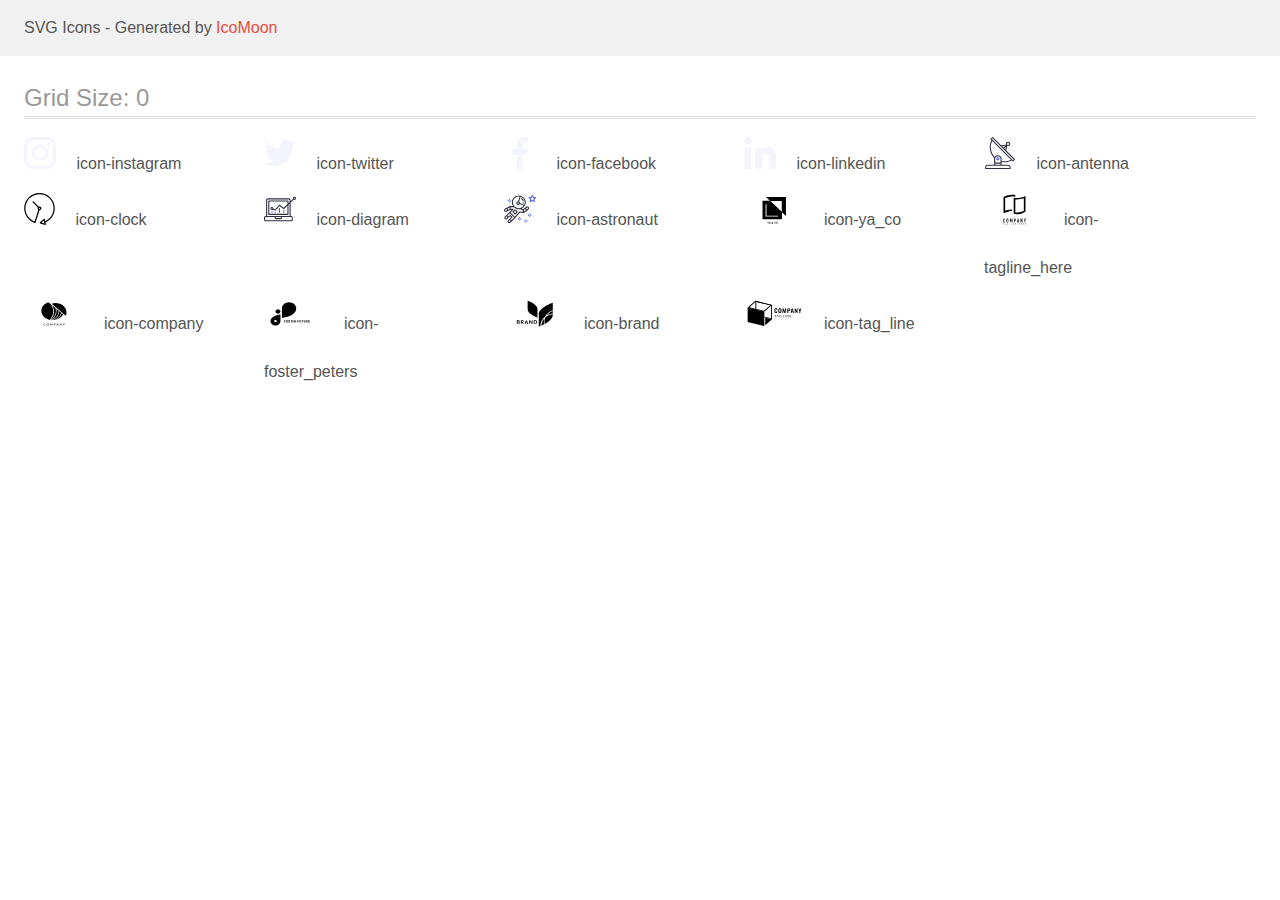
<file: images/icomoon (1)/icomoon (2)/demo.html>
<!doctype html>
<html>
<head>
    <title>IcoMoon - SVG Icons</title>
    <meta charset="utf-8">
    <meta name="viewport" content="width=device-width, initial-scale=1">
    <link rel="stylesheet" href="demo-files/demo.css">
    <link rel="stylesheet" href="style.css">
</head>
<body>
<svg aria-hidden="true" style="position: absolute; width: 0; height: 0; overflow: hidden;" version="1.1" xmlns="http://www.w3.org/2000/svg" xmlns:xlink="http://www.w3.org/1999/xlink">
<defs>
<symbol id="icon-instagram" viewBox="0 0 32 32">
<path fill="#f4f4fd" style="fill: var(--color1, #f4f4fd)" d="M31.969 9.408c-0.075-1.7-0.35-2.869-0.744-3.882-0.406-1.075-1.031-2.038-1.851-2.838-0.8-0.813-1.769-1.444-2.832-1.844-1.019-0.394-2.181-0.669-3.882-0.744-1.713-0.081-2.257-0.1-6.601-0.1s-4.888 0.019-6.595 0.094c-1.7 0.075-2.869 0.35-3.882 0.744-1.075 0.406-2.038 1.031-2.838 1.85-0.813 0.8-1.444 1.769-1.844 2.832-0.394 1.019-0.669 2.182-0.744 3.882-0.081 1.713-0.1 2.257-0.1 6.601s0.019 4.888 0.094 6.595c0.075 1.7 0.35 2.869 0.744 3.882 0.406 1.075 1.038 2.038 1.85 2.838 0.8 0.813 1.769 1.444 2.832 1.844 1.019 0.394 2.182 0.669 3.882 0.744 1.706 0.075 2.25 0.094 6.595 0.094s4.888-0.019 6.595-0.094c1.7-0.075 2.869-0.35 3.882-0.744 2.151-0.831 3.851-2.532 4.682-4.682 0.394-1.019 0.669-2.182 0.744-3.882 0.075-1.707 0.094-2.25 0.094-6.595s-0.006-4.888-0.081-6.595zM29.087 22.473c-0.069 1.563-0.331 2.407-0.55 2.969-0.538 1.394-1.644 2.5-3.038 3.038-0.563 0.219-1.413 0.481-2.969 0.55-1.688 0.075-2.194 0.094-6.464 0.094s-4.782-0.019-6.464-0.094c-1.563-0.069-2.407-0.331-2.969-0.55-0.694-0.256-1.325-0.663-1.838-1.194-0.531-0.519-0.938-1.144-1.194-1.838-0.219-0.563-0.481-1.413-0.55-2.969-0.075-1.688-0.094-2.194-0.094-6.464s0.019-4.782 0.094-6.464c0.069-1.563 0.331-2.407 0.55-2.969 0.256-0.694 0.663-1.325 1.2-1.838 0.519-0.531 1.144-0.938 1.838-1.194 0.563-0.219 1.413-0.481 2.969-0.55 1.688-0.075 2.194-0.094 6.464-0.094 4.276 0 4.782 0.019 6.464 0.094 1.563 0.069 2.407 0.331 2.969 0.55 0.694 0.256 1.325 0.662 1.838 1.194 0.531 0.519 0.938 1.144 1.194 1.838 0.219 0.563 0.481 1.413 0.55 2.969 0.075 1.688 0.094 2.194 0.094 6.464s-0.019 4.77-0.094 6.458z"></path>
<path fill="#f4f4fd" style="fill: var(--color1, #f4f4fd)" d="M16.059 7.783c-4.538 0-8.22 3.682-8.22 8.22s3.682 8.22 8.22 8.22c4.539 0 8.22-3.682 8.22-8.22s-3.682-8.22-8.22-8.22zM16.059 21.335c-2.944 0-5.332-2.388-5.332-5.332s2.388-5.332 5.332-5.332c2.945 0 5.332 2.388 5.332 5.332s-2.388 5.332-5.332 5.332z"></path>
<path fill="#f4f4fd" style="fill: var(--color1, #f4f4fd)" d="M26.524 7.458c0 1.060-0.859 1.919-1.919 1.919s-1.919-0.859-1.919-1.919c0-1.060 0.859-1.919 1.919-1.919s1.919 0.859 1.919 1.919z"></path>
</symbol>
<symbol id="icon-twitter" viewBox="0 0 32 32">
<path fill="#f4f4fd" style="fill: var(--color1, #f4f4fd)" d="M32 6.078c-1.19 0.522-2.458 0.868-3.78 1.036 1.36-0.812 2.398-2.088 2.886-3.626-1.268 0.756-2.668 1.29-4.16 1.588-1.204-1.282-2.92-2.076-4.792-2.076-3.632 0-6.556 2.948-6.556 6.562 0 0.52 0.044 1.020 0.152 1.496-5.454-0.266-10.28-2.88-13.522-6.862-0.566 0.982-0.898 2.106-0.898 3.316 0 2.272 1.17 4.286 2.914 5.452-1.054-0.020-2.088-0.326-2.964-0.808 0 0.020 0 0.046 0 0.072 0 3.188 2.274 5.836 5.256 6.446-0.534 0.146-1.116 0.216-1.72 0.216-0.42 0-0.844-0.024-1.242-0.112 0.85 2.598 3.262 4.508 6.13 4.57-2.232 1.746-5.066 2.798-8.134 2.798-0.538 0-1.054-0.024-1.57-0.090 2.906 1.874 6.35 2.944 10.064 2.944 12.072 0 18.672-10 18.672-18.668 0-0.29-0.010-0.57-0.024-0.848 1.302-0.924 2.396-2.078 3.288-3.406z"></path>
</symbol>
<symbol id="icon-facebook" viewBox="0 0 32 32">
<path fill="#f4f4fd" style="fill: var(--color1, #f4f4fd)" d="M21.329 5.313h2.921v-5.088c-0.504-0.069-2.237-0.225-4.256-0.225-4.212 0-7.097 2.649-7.097 7.519v4.481h-4.648v5.688h4.648v14.312h5.699v-14.311h4.46l0.708-5.688h-5.169v-3.919c0.001-1.644 0.444-2.769 2.735-2.769z"></path>
</symbol>
<symbol id="icon-linkedin" viewBox="0 0 32 32">
<path fill="#f4f4fd" style="fill: var(--color1, #f4f4fd)" d="M31.992 32v-0.001h0.008v-11.736c0-5.741-1.236-10.164-7.948-10.164-3.227 0-5.392 1.771-6.276 3.449h-0.093v-2.913h-6.364v21.364h6.627v-10.579c0-2.785 0.528-5.479 3.977-5.479 3.399 0 3.449 3.179 3.449 5.657v10.401h6.62z"></path>
<path fill="#f4f4fd" style="fill: var(--color1, #f4f4fd)" d="M0.528 10.636h6.635v21.364h-6.635v-21.364z"></path>
<path fill="#f4f4fd" style="fill: var(--color1, #f4f4fd)" d="M3.843 0c-2.121 0-3.843 1.721-3.843 3.843s1.721 3.879 3.843 3.879c2.121 0 3.843-1.757 3.843-3.879-0.001-2.121-1.723-3.843-3.843-3.843v0z"></path>
</symbol>
<symbol id="icon-antenna" viewBox="0 0 32 32">
<path fill="#2e2f42" style="fill: var(--color2, #2e2f42)" d="M30.773 22.098l-8.443-8.505 0.937-4.615c0.242 0.094 0.499 0.144 0.758 0.146h0.006c1.192 0.014 2.17-0.941 2.184-2.133s-0.941-2.17-2.133-2.184c-1.192-0.014-2.17 0.941-2.184 2.133-0.003 0.255 0.039 0.509 0.125 0.749l-4.96 0.605-8.091-8.133c-0.099-0.101-0.235-0.159-0.377-0.16-0.14 0.001-0.274 0.056-0.373 0.155l-1.513 1.504c-0.208 0.208-0.208 0.546 0 0.754l0.814 0.826c-3.153 5.798-2.129 12.978 2.519 17.663 0.043 0.041 0.092 0.074 0.146 0.098-0.034 0.18-0.051 0.364-0.052 0.547v6.187h-6.4c-1.472 0.002-2.665 1.195-2.667 2.667v1.067c0 0.295 0.239 0.533 0.533 0.533h24.533c0.295 0 0.533-0.239 0.533-0.533v-1.067c-0.002-1.472-1.195-2.665-2.667-2.667h-6.4v-2.742c1.003 0.21 2.024 0.317 3.049 0.32 2.458-0.003 4.877-0.615 7.040-1.783l0.818 0.823c0.099 0.101 0.235 0.159 0.377 0.16 0.14-0.001 0.274-0.056 0.373-0.155l1.513-1.504c0.208-0.208 0.208-0.546 0-0.754zM23.28 6.233c0.418-0.415 1.093-0.414 1.509 0.004s0.414 1.093-0.004 1.508c-0.2 0.199-0.47 0.31-0.752 0.31h-0.003c-0.589-0.003-1.064-0.483-1.061-1.072 0.002-0.282 0.115-0.552 0.314-0.751h-0.002zM22.024 9.738l-0.598 2.946-1.175-1.182 1.774-1.763zM21.419 8.836l-1.92 1.909-1.485-1.493 3.405-0.415zM24.004 28.8c0.884 0 1.6 0.716 1.6 1.6v0.533h-23.467v-0.533c0-0.884 0.716-1.6 1.6-1.6h20.267zM16.537 26.667v1.067h-5.333v-1.067h5.333zM11.204 25.6v-4.053c0-1.294 1.196-2.347 2.667-2.347s2.667 1.053 2.667 2.347v4.053h-5.333zM17.604 23.904v-2.357c0-1.882-1.675-3.413-3.733-3.413-1.331-0.020-2.576 0.657-3.281 1.786-4.058-4.274-4.971-10.645-2.279-15.887l18.602 18.708c-2.872 1.461-6.165 1.873-9.309 1.163zM28.893 23.22l-21.057-21.181 0.755-0.752 7.935 7.98c0.004 0 0.006 0.007 0.010 0.010l13.115 13.191-0.757 0.752z"></path>
<path fill="#4d5ae5" style="fill: var(--color3, #4d5ae5)" d="M13.876 20.267h-0.005c-0.884-0.001-1.601 0.714-1.602 1.598s0.714 1.601 1.598 1.602h0.005c0.884 0.001 1.601-0.714 1.602-1.598s-0.714-1.601-1.598-1.602zM14.249 22.245c-0.1 0.1-0.236 0.156-0.378 0.155-0.295-0.002-0.532-0.242-0.531-0.536 0.001-0.141 0.057-0.276 0.157-0.375s0.233-0.154 0.373-0.155c0.295 0.002 0.532 0.242 0.531 0.536-0.001 0.141-0.057 0.276-0.157 0.375h0.005z"></path>
</symbol>
<symbol id="icon-clock" viewBox="0 0 31 32">
<path d="M30.797 15.301c-0.002-8.452-6.855-15.303-15.308-15.301s-15.303 6.855-15.301 15.308c0.001 6.658 4.307 12.551 10.649 14.576 0.061 0.019 0.124 0.029 0.187 0.029 0.121-0 0.239-0.032 0.342-0.094 0.135-0.080 0.236-0.207 0.283-0.356l3.865-12.25c1.057-0.005 1.909-0.866 1.903-1.923s-0.866-1.909-1.923-1.903c-0.284 0.001-0.565 0.067-0.82 0.191l-5.106-5.107c-0.253-0.245-0.657-0.238-0.902 0.016-0.239 0.247-0.239 0.639 0 0.886l5.103 5.109c-0.392 0.799-0.168 1.764 0.536 2.309l-3.683 11.673c-7.278-2.681-11.004-10.754-8.323-18.032s10.754-11.004 18.032-8.323c7.278 2.681 11.004 10.754 8.323 18.032-1.31 3.556-4.001 6.431-7.462 7.973l-0.398-1.874c-0.073-0.345-0.411-0.565-0.756-0.492-0.109 0.023-0.209 0.074-0.293 0.148l-3.837 3.426c-0.263 0.234-0.287 0.637-0.052 0.9 0.076 0.085 0.174 0.149 0.283 0.184l4.899 1.564c0.335 0.108 0.694-0.077 0.802-0.412 0.034-0.106 0.040-0.219 0.017-0.328l-0.391-1.839c5.664-2.388 9.342-7.942 9.329-14.089zM15.492 14.664c0.352 0 0.638 0.286 0.638 0.638s-0.286 0.638-0.638 0.638c-0.352 0-0.638-0.285-0.638-0.638s0.285-0.638 0.638-0.638zM17.593 29.528l2.184-1.948 0.603 2.84-2.787-0.892z"></path>
</symbol>
<symbol id="icon-diagram" viewBox="0 0 32 32">
<path fill="#4d5ae5" style="fill: var(--color3, #4d5ae5)" d="M14.926 14.965h1.066v4.798h-1.066v-4.797z"></path>
<path fill="#4d5ae5" style="fill: var(--color3, #4d5ae5)" d="M19.19 17.097h1.066v2.665h-1.066v-2.665z"></path>
<path fill="#4d5ae5" style="fill: var(--color3, #4d5ae5)" d="M10.661 18.696h1.066v1.066h-1.066v-1.066z"></path>
<path fill="#4d5ae5" style="fill: var(--color3, #4d5ae5)" d="M7.463 18.163h1.066v1.599h-1.066v-1.599z"></path>
<path fill="#2e2f42" style="fill: var(--color2, #2e2f42)" d="M1.599 28.291h25.587c0.883 0 1.599-0.716 1.599-1.599v-2.132c0-0.883-0.716-1.599-1.599-1.599h-0.533v-13.293l3.028-2.868c0.703 0.346 1.553 0.136 2.013-0.499s0.396-1.508-0.152-2.068-1.42-0.644-2.065-0.198c-0.644 0.446-0.873 1.292-0.542 2.002l-2.281 2.163v-1.23c0-0.883-0.716-1.599-1.599-1.599h-21.322c-0.883 0-1.599 0.716-1.599 1.599v15.992h-0.533c-0.883 0-1.599 0.716-1.599 1.599v2.132c0 0.883 0.716 1.599 1.599 1.599zM30.384 4.837c0.294 0 0.533 0.239 0.533 0.533s-0.239 0.533-0.533 0.533c-0.294 0-0.533-0.239-0.533-0.533s0.239-0.533 0.533-0.533zM3.198 6.969c0-0.294 0.239-0.533 0.533-0.533h21.322c0.294 0 0.533 0.239 0.533 0.533v2.239l-1.066 1.013v-2.186c0-0.294-0.239-0.533-0.533-0.533h-19.19c-0.294 0-0.533 0.239-0.533 0.533v13.326c0 0.294 0.239 0.533 0.533 0.533h19.19c0.294 0 0.533-0.239 0.533-0.533v-9.674l1.066-1.010v12.284h-22.388v-15.992zM7.996 13.899c-0.721-0.002-1.354 0.478-1.546 1.174s0.105 1.433 0.725 1.801c0.62 0.368 1.41 0.276 1.928-0.226l1.853 0.93c0.215 0.108 0.476 0.057 0.636-0.123l3.939-4.431 3.872 2.901c0.208 0.156 0.498 0.139 0.686-0.039l3.365-3.188v8.131h-18.124v-12.26h18.124v2.66l-3.771 3.572-3.904-2.927c-0.222-0.166-0.534-0.135-0.718 0.072l-3.993 4.493-1.493-0.746c0.011-0.064 0.018-0.129 0.020-0.193 0-0.883-0.716-1.599-1.599-1.599zM8.529 15.498c0 0.294-0.239 0.533-0.533 0.533s-0.533-0.239-0.533-0.533c0-0.294 0.239-0.533 0.533-0.533s0.533 0.239 0.533 0.533zM11.727 24.027h5.331v0.533c0 0.294-0.239 0.533-0.533 0.533h-4.264c-0.294 0-0.533-0.239-0.533-0.533v-0.533zM1.066 24.56c0-0.294 0.239-0.533 0.533-0.533h9.062v0.533c0 0.883 0.716 1.599 1.599 1.599h4.264c0.883 0 1.599-0.716 1.599-1.599v-0.533h9.062c0.294 0 0.533 0.239 0.533 0.533v2.132c0 0.294-0.239 0.533-0.533 0.533h-25.587c-0.294 0-0.533-0.239-0.533-0.533v-2.132z"></path>
</symbol>
<symbol id="icon-astronaut" viewBox="0 0 32 32">
<path fill="#4d5ae5" style="fill: var(--color3, #4d5ae5)" d="M31.974 4.524c-0.063-0.193-0.229-0.333-0.43-0.363l-1.91-0.278-0.855-1.731c-0.179-0.365-0.777-0.365-0.956 0l-0.855 1.731-1.91 0.278c-0.201 0.029-0.367 0.17-0.431 0.363-0.062 0.193-0.011 0.405 0.135 0.547l1.383 1.348-0.326 1.903c-0.034 0.2 0.048 0.402 0.212 0.522 0.166 0.121 0.382 0.135 0.562 0.040l1.709-0.899 1.709 0.899c0.078 0.041 0.164 0.061 0.249 0.061 0.11 0 0.221-0.034 0.314-0.102 0.164-0.119 0.246-0.322 0.212-0.522l-0.326-1.903 1.383-1.348c0.145-0.142 0.197-0.354 0.135-0.547zM29.511 5.851c-0.125 0.122-0.183 0.299-0.153 0.472l0.191 1.114-1-0.526c-0.078-0.041-0.163-0.061-0.249-0.061s-0.17 0.020-0.249 0.061l-1.001 0.526 0.191-1.114c0.030-0.173-0.028-0.349-0.153-0.472l-0.81-0.789 1.119-0.163c0.174-0.025 0.324-0.134 0.402-0.292l0.5-1.013 0.5 1.013c0.078 0.157 0.228 0.267 0.402 0.292l1.119 0.163-0.809 0.789z"></path>
<path fill="#4d5ae5" style="fill: var(--color3, #4d5ae5)" d="M26.134 20.522h-1.067v1.067h1.067v-1.067z"></path>
<path fill="#4d5ae5" style="fill: var(--color3, #4d5ae5)" d="M26.134 22.656h-1.067v1.067h1.067v-1.067z"></path>
<path fill="#4d5ae5" style="fill: var(--color3, #4d5ae5)" d="M27.2 21.589h-1.067v1.067h1.067v-1.067z"></path>
<path fill="#4d5ae5" style="fill: var(--color3, #4d5ae5)" d="M25.067 21.589h-1.067v1.067h1.067v-1.067z"></path>
<path fill="#4d5ae5" style="fill: var(--color3, #4d5ae5)" d="M22.4 26.389h-1.067v1.067h1.067v-1.067z"></path>
<path fill="#4d5ae5" style="fill: var(--color3, #4d5ae5)" d="M22.4 28.522h-1.067v1.067h1.067v-1.067z"></path>
<path fill="#4d5ae5" style="fill: var(--color3, #4d5ae5)" d="M23.467 27.456h-1.067v1.067h1.067v-1.067z"></path>
<path fill="#4d5ae5" style="fill: var(--color3, #4d5ae5)" d="M21.333 27.456h-1.067v1.067h1.067v-1.067z"></path>
<path fill="#4d5ae5" style="fill: var(--color3, #4d5ae5)" d="M16 24.256h-1.067v1.067h1.067v-1.067z"></path>
<path fill="#4d5ae5" style="fill: var(--color3, #4d5ae5)" d="M16 26.389h-1.067v1.067h1.067v-1.067z"></path>
<path fill="#4d5ae5" style="fill: var(--color3, #4d5ae5)" d="M17.067 25.322h-1.067v1.067h1.067v-1.067z"></path>
<path fill="#4d5ae5" style="fill: var(--color3, #4d5ae5)" d="M14.933 25.322h-1.067v1.067h1.067v-1.067z"></path>
<path fill="#4d5ae5" style="fill: var(--color3, #4d5ae5)" d="M5.867 6.122h-1.067v1.067h1.067v-1.067z"></path>
<path fill="#4d5ae5" style="fill: var(--color3, #4d5ae5)" d="M5.867 8.255h-1.067v1.067h1.067v-1.067z"></path>
<path fill="#4d5ae5" style="fill: var(--color3, #4d5ae5)" d="M6.933 7.189h-1.067v1.067h1.067v-1.067z"></path>
<path fill="#4d5ae5" style="fill: var(--color3, #4d5ae5)" d="M4.8 7.189h-1.067v1.067h1.067v-1.067z"></path>
<path fill="#2e2f42" style="fill: var(--color2, #2e2f42)" d="M24.715 14.159c-0.287-0.388-0.709-0.637-1.188-0.705-0.481-0.068-0.956 0.058-1.34 0.352l-1.252 0.96-1.898 1.417-1.358-0.541c2.421-1.086 4.114-3.508 4.114-6.32 0-3.823-3.123-6.933-6.961-6.933s-6.961 3.11-6.961 6.933c0 1.386 0.414 2.674 1.12 3.758l-2.764-0.024c-0.002 0-0.003 0-0.005 0-0.009 0-0.015 0.004-0.023 0.005-0.053 0.002-0.105 0.013-0.155 0.031-0.013 0.005-0.026 0.008-0.038 0.013-0.006 0.003-0.013 0.003-0.019 0.006l-3.233 1.596c-0.001 0-0.001 0-0.001 0.001l-1.893 0.911c-0.021 0.009-0.042 0.021-0.063 0.035-0.755 0.502-1.012 1.489-0.598 2.295 0.22 0.429 0.595 0.745 1.056 0.889 0.178 0.055 0.359 0.083 0.539 0.083 0.29 0 0.577-0.071 0.839-0.211l1.388-0.738 2.264-1.169 1.357-0.008-5.442 5.416c-0.001 0.001-0.001 0.001-0.002 0.001l-1.339 1.333c-0.316 0.315-0.49 0.732-0.49 1.178s0.174 0.863 0.49 1.179c0.325 0.323 0.752 0.485 1.179 0.485s0.854-0.162 1.18-0.485l1.314-1.309 1.741-1.3 0.901 0.897-1.762 1.754c-0 0.001-0.001 0.001-0.002 0.001l-1.339 1.333c-0.316 0.315-0.49 0.732-0.49 1.178s0.174 0.863 0.49 1.179c0.325 0.323 0.753 0.485 1.18 0.485s0.855-0.162 1.18-0.485l3.482-3.467c0.001-0.001 0.001-0.001 0.001-0.002l1.010-1-0.004-0.004c0.006-0.006 0.015-0.009 0.022-0.015l5.166-5.658 3.471 0.494c0.025 0.004 0.050 0.005 0.075 0.005 0.065 0 0.127-0.015 0.187-0.038 0.018-0.006 0.033-0.015 0.050-0.023 0.019-0.010 0.039-0.015 0.058-0.027l3.213-2.133c0.012-0.008 0.018-0.021 0.029-0.029 0.013-0.010 0.029-0.014 0.041-0.026l1.271-1.191c0.662-0.62 0.753-1.635 0.212-2.362zM2.13 17.77c-0.173 0.093-0.37 0.111-0.558 0.052-0.187-0.058-0.338-0.186-0.427-0.358-0.161-0.314-0.068-0.695 0.214-0.902l1.314-0.632 0.449 1.313-0.992 0.527zM5.628 15.942l-1.548 0.8-0.439-1.283 2.027-1.001-0.040 1.484zM20.727 9.322c0 0.918-0.219 1.785-0.599 2.559l-4.181-1.899c-0.044-0.573-0.341-1.075-0.788-1.388l1.464-4.86c2.378 0.756 4.105 2.974 4.105 5.588zM8.938 9.322c0-3.235 2.644-5.867 5.894-5.867 0.253 0 0.5 0.021 0.745 0.052l-1.432 4.754c-0.019-0.001-0.037-0.006-0.057-0.006-1.033 0-1.873 0.837-1.873 1.867s0.84 1.867 1.873 1.867c0.694 0 1.294-0.383 1.618-0.945l3.862 1.755c-1.075 1.446-2.795 2.39-4.737 2.39-3.25 0-5.894-2.632-5.894-5.867zM14.894 10.122c0 0.441-0.362 0.8-0.806 0.8s-0.806-0.359-0.806-0.8c0-0.441 0.362-0.8 0.806-0.8s0.806 0.359 0.806 0.8zM2.465 25.146c-0.236 0.234-0.619 0.234-0.854 0.001-0.114-0.114-0.176-0.263-0.176-0.423s0.062-0.309 0.176-0.421l0.962-0.958 0.851 0.848-0.959 0.955zM5.679 28.88c-0.236 0.234-0.619 0.235-0.855 0.001-0.114-0.114-0.176-0.263-0.176-0.423s0.062-0.309 0.176-0.421l0.963-0.959 0.852 0.848-0.96 0.955zM9.16 25.411c-0.001 0-0.001 0-0.002 0.001l-1.765 1.76-0.852-0.848 1.763-1.755c0 0 0 0 0-0s0.001-0.001 0.002-0.001c0.040-0.040 0.065-0.088 0.090-0.135 0.007-0.014 0.020-0.026 0.026-0.040 0.017-0.041 0.019-0.085 0.026-0.129 0.003-0.025 0.014-0.047 0.014-0.073 0-0.036-0.013-0.070-0.020-0.106-0.006-0.032-0.006-0.065-0.019-0.095-0.020-0.050-0.055-0.094-0.091-0.138-0.010-0.012-0.014-0.027-0.025-0.038 0 0 0 0-0.001 0s-0.001-0.002-0.001-0.002l-1.607-1.6c-0.017-0.017-0.039-0.024-0.058-0.038-0.028-0.022-0.055-0.042-0.087-0.058-0.030-0.015-0.061-0.024-0.093-0.033-0.034-0.010-0.067-0.017-0.103-0.020-0.033-0.002-0.063 0.001-0.095 0.005-0.036 0.004-0.069 0.009-0.104 0.020-0.034 0.011-0.063 0.027-0.094 0.045-0.020 0.011-0.042 0.015-0.061 0.029l-1.773 1.324-0.901-0.897 2.399-2.386 4.361 4.289-0.928 0.919zM15.979 18.394c-0.015-0.002-0.030 0.004-0.045 0.003-0.039-0.002-0.076 0.001-0.115 0.007-0.030 0.005-0.059 0.011-0.088 0.021-0.034 0.012-0.065 0.028-0.097 0.047-0.030 0.018-0.057 0.037-0.083 0.061-0.013 0.011-0.028 0.017-0.040 0.029l-4.698 5.146-4.328-4.257 2.833-2.818c0.209-0.208 0.21-0.546 0.002-0.755-0.105-0.105-0.243-0.157-0.381-0.156v-0.001l-2.219 0.013 0.028-1.607 3.104 0.027c1.265 1.294 3.029 2.101 4.981 2.101 0.437 0 0.864-0.045 1.279-0.123 0.040 0.032 0.079 0.065 0.13 0.085l2.41 0.96 0.152 0.758 0.178 0.885-3.003-0.427zM20.020 18.572l-0.313-1.558 1.446-1.080 0.947 1.257-2.080 1.381zM23.774 15.741l-0.838 0.785-0.931-1.236 0.831-0.637c0.155-0.119 0.351-0.168 0.543-0.143 0.193 0.027 0.364 0.128 0.48 0.284 0.217 0.292 0.18 0.699-0.085 0.947z"></path>
<path fill="#2e2f42" style="fill: var(--color2, #2e2f42)" d="M13.602 18.544l-2.143-2.133c-0.207-0.207-0.545-0.207-0.753 0l-2.142 2.133c-0.1 0.101-0.157 0.236-0.157 0.378s0.056 0.278 0.157 0.378l2.142 2.133c0.104 0.103 0.241 0.155 0.377 0.155s0.273-0.052 0.376-0.155l2.143-2.133c0.1-0.1 0.157-0.236 0.157-0.378s-0.057-0.278-0.157-0.378zM11.083 20.303l-1.387-1.381 1.387-1.381 1.387 1.381-1.387 1.381z"></path>
<path fill="#2e2f42" style="fill: var(--color2, #2e2f42)" d="M17.164 5.071l-0.258 1.036c0.071 0.018 1.738 0.452 1.738 2.149h1.067c-0-2.017-1.666-2.965-2.547-3.185z"></path>
<path fill="#2e2f42" style="fill: var(--color2, #2e2f42)" d="M19.711 9.322h-1.067v1.067h1.067v-1.067z"></path>
</symbol>
<symbol id="icon-ya_co" viewBox="0 0 59 32">
<path d="M21.714 4l4.004 3.815-7.433-0.004v18.51h19.429v-7.077l4 3.811v-19.054h-20zM37.538 18.796l-11.354-10.817h11.354v10.817zM34.013 23.613h-12.653v-12.449h0.894v11.606h11.759v0.843zM23.883 29.749l-0.472-0.97h-0.389l0.684 1.284v0.748h0.353v-0.748l0.684-1.284h-0.388l-0.472 0.97zM25.622 28.78h0.084l0.767 2.031h-0.368l-0.164-0.476h-0.786l-0.164 0.476h-0.367l0.765-2.031h0.234zM25.249 30.058h0.595l-0.298-0.862-0.297 0.862zM27.704 29.721c-0.015-0.020-0.030-0.038-0.044-0.057-0.052-0.069-0.093-0.135-0.121-0.2s-0.043-0.132-0.043-0.201c0-0.106 0.022-0.197 0.066-0.273s0.106-0.135 0.186-0.176c0.080-0.042 0.173-0.063 0.28-0.063 0.103 0 0.192 0.021 0.266 0.063 0.075 0.041 0.133 0.095 0.173 0.163s0.061 0.142 0.061 0.223c0 0.064-0.012 0.123-0.035 0.176s-0.055 0.101-0.096 0.145c-0.041 0.044-0.088 0.085-0.142 0.124l-0.141 0.103 0.402 0.475c0.013-0.026 0.025-0.053 0.036-0.082 0.034-0.089 0.052-0.188 0.052-0.297h0.29c0 0.099-0.010 0.192-0.029 0.28s-0.049 0.17-0.091 0.245c-0.017 0.031-0.036 0.061-0.058 0.090l0.298 0.351h-0.389l-0.118-0.139c-0.064 0.049-0.133 0.086-0.208 0.114-0.099 0.035-0.204 0.053-0.315 0.053-0.135 0-0.252-0.025-0.35-0.074s-0.175-0.117-0.229-0.204c-0.053-0.087-0.080-0.186-0.080-0.297 0-0.083 0.017-0.155 0.052-0.218s0.081-0.122 0.141-0.176c0.055-0.050 0.118-0.1 0.188-0.15zM27.871 29.925l-0.042 0.031c-0.049 0.040-0.086 0.079-0.11 0.116s-0.039 0.070-0.046 0.1c-0.008 0.031-0.011 0.058-0.011 0.081 0 0.059 0.013 0.113 0.038 0.162s0.064 0.087 0.113 0.116c0.050 0.028 0.111 0.042 0.183 0.042 0.077 0 0.152-0.017 0.225-0.052 0.036-0.018 0.071-0.039 0.103-0.064l-0.452-0.532zM27.951 29.554l0.125-0.084c0.059-0.039 0.1-0.077 0.126-0.114s0.038-0.086 0.038-0.142c0-0.048-0.019-0.093-0.056-0.134s-0.090-0.061-0.158-0.061c-0.047 0-0.087 0.011-0.12 0.034s-0.057 0.050-0.074 0.087c-0.016 0.035-0.024 0.075-0.024 0.119 0 0.042 0.011 0.085 0.032 0.13s0.051 0.090 0.088 0.138c0.008 0.010 0.015 0.020 0.023 0.029zM31.505 30.15h-0.349c-0.010 0.088-0.032 0.163-0.064 0.225s-0.079 0.106-0.141 0.138c-0.061 0.032-0.142 0.047-0.241 0.047-0.082 0-0.152-0.016-0.211-0.049s-0.107-0.079-0.145-0.138c-0.037-0.059-0.065-0.131-0.084-0.213s-0.026-0.177-0.026-0.279v-0.172c0-0.108 0.010-0.204 0.029-0.287s0.051-0.156 0.091-0.213c0.040-0.058 0.090-0.101 0.149-0.131s0.129-0.045 0.209-0.045c0.098 0 0.177 0.017 0.237 0.050s0.106 0.080 0.137 0.142c0.032 0.062 0.052 0.137 0.061 0.225h0.349c-0.014-0.136-0.052-0.256-0.114-0.361s-0.148-0.187-0.259-0.247c-0.112-0.060-0.248-0.089-0.41-0.089-0.127 0-0.242 0.022-0.345 0.067s-0.188 0.109-0.261 0.194c-0.073 0.084-0.128 0.185-0.167 0.303s-0.057 0.25-0.057 0.396v0.169c0 0.146 0.019 0.278 0.056 0.396s0.093 0.219 0.165 0.303c0.072 0.083 0.158 0.147 0.258 0.192s0.213 0.067 0.339 0.067c0.164 0 0.303-0.030 0.417-0.089s0.203-0.141 0.266-0.244c0.063-0.104 0.1-0.223 0.112-0.356zM33.443 29.851v-0.112c0-0.153-0.020-0.291-0.061-0.412s-0.097-0.226-0.172-0.311c-0.074-0.087-0.163-0.152-0.266-0.197s-0.218-0.068-0.343-0.068c-0.125 0-0.239 0.023-0.342 0.068s-0.191 0.11-0.266 0.197c-0.074 0.086-0.132 0.189-0.173 0.311s-0.061 0.258-0.061 0.412v0.112c0 0.154 0.020 0.291 0.061 0.413s0.1 0.226 0.176 0.311c0.075 0.086 0.164 0.151 0.266 0.197s0.217 0.067 0.342 0.067c0.126 0 0.24-0.022 0.343-0.067s0.192-0.111 0.265-0.197c0.074-0.086 0.132-0.189 0.172-0.311s0.060-0.259 0.060-0.413zM33.092 29.737v0.114c0 0.113-0.011 0.214-0.033 0.301s-0.053 0.161-0.095 0.222c-0.042 0.059-0.093 0.105-0.153 0.135s-0.13 0.045-0.208 0.045c-0.077 0-0.146-0.015-0.206-0.045s-0.113-0.076-0.156-0.135c-0.043-0.060-0.075-0.134-0.098-0.222s-0.033-0.188-0.033-0.301v-0.114c0-0.113 0.011-0.213 0.033-0.3s0.054-0.16 0.096-0.219c0.043-0.059 0.094-0.104 0.155-0.134s0.129-0.046 0.206-0.046 0.147 0.015 0.208 0.046c0.061 0.030 0.113 0.074 0.155 0.134s0.075 0.132 0.096 0.219c0.022 0.087 0.033 0.186 0.033 0.3z"></path>
</symbol>
<symbol id="icon-tagline_here" viewBox="0 0 59 32">
<path d="M28.636 3.391h-0.078c-0.12-0.007-0.24-0.010-0.36-0.013v0h-0.26c-0.227 0-0.458 0.006-0.688 0.017-0.017-0.001-0.035-0.001-0.052 0-2.082 0.118-4.123 0.638-6.009 1.533l-0.247 0.119v12.652l0.578-0.196c0.507-0.174 1.048-0.331 1.607-0.477 1.512-0.388 3.065-0.595 4.626-0.615v1.662c-0.207 0.002-0.408 0.007-0.609 0.017h-0.048c-1.201 0.066-2.393 0.249-3.559 0.546-1.477 0.37-2.901 0.925-4.24 1.652v-16.227c1.39-0.811 2.888-1.42 4.448-1.809 1.37-0.354 2.778-0.535 4.192-0.541h0.244c0.292 0.007 0.577 0.020 0.844 0.041 0.705 0.049 1.404 0.161 2.089 0.333v1.636c-0.666-0.155-1.342-0.257-2.024-0.305-0.014-0.001-0.028-0.002-0.041-0.004-0.141-0.012-0.282-0.024-0.414-0.024zM31.516 5.064c0.363 0.028 0.739 0.041 1.119 0.041 1.487-0.005 2.967-0.195 4.407-0.565 1.476-0.371 2.9-0.927 4.238-1.654v15.938c-1.391 0.81-2.889 1.419-4.449 1.809-1.37 0.352-2.778 0.533-4.192 0.539-1.072 0.009-2.14-0.117-3.18-0.375v-16.041c0.246 0.057 0.499 0.109 0.756 0.153 0.422 0.071 0.867 0.123 1.301 0.155zM39.627 5.187l-0.578 0.195c-0.532 0.179-1.068 0.339-1.608 0.481-1.57 0.403-3.183 0.61-4.804 0.616-0.377 0-0.724-0.010-1.060-0.032l-0.461-0.030v13.015l0.396 0.035c0.367 0.032 0.746 0.048 1.128 0.048 1.276-0.005 2.547-0.17 3.783-0.49 1.018-0.255 2.008-0.611 2.956-1.062l0.247-0.119v-12.656z"></path>
<path d="M20.421 25.836c-0.083-0.086-0.183-0.154-0.294-0.199s-0.23-0.066-0.349-0.061c-0.127-0.002-0.253 0.022-0.372 0.070-0.108 0.043-0.207 0.108-0.289 0.19-0.082 0.083-0.145 0.182-0.186 0.291-0.045 0.114-0.068 0.236-0.067 0.359v2.168c-0.005 0.153 0.024 0.305 0.085 0.445 0.051 0.111 0.125 0.21 0.217 0.291 0.087 0.073 0.188 0.126 0.298 0.154 0.105 0.030 0.214 0.045 0.324 0.045 0.121 0.001 0.24-0.025 0.35-0.076 0.108-0.047 0.207-0.116 0.289-0.201 0.080-0.084 0.145-0.183 0.189-0.291 0.046-0.109 0.070-0.227 0.069-0.346v-0.243h-0.567v0.193c0.002 0.066-0.010 0.132-0.033 0.193-0.018 0.046-0.047 0.088-0.082 0.122-0.035 0.028-0.075 0.050-0.119 0.062-0.038 0.013-0.078 0.020-0.119 0.020-0.051 0.006-0.102-0.002-0.149-0.022s-0.087-0.053-0.117-0.094c-0.053-0.087-0.080-0.188-0.075-0.291v-2.021c-0.004-0.112 0.020-0.223 0.069-0.324 0.029-0.046 0.071-0.082 0.12-0.105s0.104-0.032 0.157-0.025c0.049-0.002 0.097 0.008 0.141 0.030s0.082 0.053 0.112 0.092c0.063 0.083 0.097 0.186 0.094 0.291v0.187h0.561v-0.221c0.001-0.13-0.022-0.258-0.069-0.379-0.042-0.114-0.106-0.217-0.189-0.305v0z"></path>
<path d="M23.788 25.811c-0.181-0.153-0.409-0.237-0.645-0.238-0.115 0-0.23 0.021-0.338 0.061-0.11 0.039-0.212 0.1-0.299 0.177-0.094 0.084-0.169 0.188-0.22 0.304-0.057 0.132-0.085 0.276-0.082 0.42v2.079c-0.004 0.146 0.024 0.292 0.082 0.426 0.051 0.112 0.126 0.211 0.22 0.291 0.087 0.080 0.188 0.143 0.299 0.183 0.108 0.040 0.223 0.061 0.338 0.061s0.23-0.021 0.338-0.061c0.113-0.041 0.217-0.103 0.306-0.183 0.090-0.081 0.163-0.18 0.214-0.291 0.058-0.134 0.086-0.279 0.082-0.426v-2.079c0.003-0.144-0.025-0.288-0.082-0.42-0.050-0.115-0.123-0.218-0.214-0.304v0zM23.523 28.614c0.005 0.055-0.003 0.111-0.022 0.163s-0.050 0.099-0.090 0.138c-0.075 0.063-0.169 0.097-0.267 0.097s-0.192-0.034-0.267-0.097c-0.040-0.038-0.071-0.085-0.090-0.138s-0.027-0.108-0.022-0.163v-2.079c-0.005-0.055 0.003-0.111 0.022-0.163s0.050-0.099 0.090-0.138c0.075-0.063 0.169-0.097 0.267-0.097s0.192 0.034 0.267 0.097c0.040 0.038 0.071 0.085 0.090 0.138s0.027 0.108 0.022 0.163v2.079z"></path>
<path d="M28.21 29.543v-3.936h-0.545l-0.716 2.084h-0.010l-0.721-2.084h-0.539v3.936h0.562v-2.395h0.010l0.551 1.693h0.28l0.555-1.693h0.010v2.395h0.562z"></path>
<path d="M31.405 25.882c-0.087-0.097-0.196-0.171-0.318-0.215-0.132-0.043-0.269-0.063-0.408-0.061h-0.835v3.936h0.561v-1.537h0.289c0.175 0.008 0.349-0.029 0.506-0.108 0.128-0.071 0.234-0.175 0.308-0.301 0.065-0.105 0.109-0.221 0.129-0.343 0.022-0.148 0.032-0.298 0.030-0.448 0.006-0.189-0.013-0.378-0.055-0.562-0.037-0.136-0.108-0.261-0.207-0.362v0zM31.116 27.082c-0.002 0.071-0.020 0.141-0.052 0.205-0.032 0.061-0.083 0.109-0.145 0.138-0.083 0.037-0.174 0.054-0.265 0.049h-0.256v-1.338h0.289c0.087-0.004 0.174 0.013 0.253 0.049 0.058 0.033 0.104 0.084 0.132 0.145 0.031 0.069 0.047 0.144 0.049 0.219 0 0.083 0 0.17 0 0.262s0.006 0.186 0 0.27h-0.006z"></path>
<path d="M34.062 25.606h-0.46l-0.867 3.936h0.561l0.165-0.846h0.765l0.165 0.846h0.561l-0.889-3.936zM33.544 28.161l0.276-1.427h0.010l0.275 1.427h-0.561z"></path>
<path d="M37.686 27.978h-0.010l-0.847-2.371h-0.539v3.936h0.561v-2.367h0.012l0.857 2.367h0.528v-3.936h-0.561v2.371z"></path>
<path d="M41.113 25.606l-0.451 1.565h-0.012l-0.451-1.565h-0.594l0.77 2.273v1.664h0.561v-1.664l0.77-2.273h-0.594z"></path>
<path d="M18.857 30.654h0.27v0.759h0.184v-0.759h0.269v-0.155h-0.723v0.155z"></path>
<path d="M21.13 30.498l-0.354 0.914h0.195l0.075-0.208h0.364l0.078 0.208h0.2l-0.363-0.914h-0.195zM21.101 31.051l0.124-0.339 0.124 0.339h-0.249z"></path>
<path d="M23.376 31.076h0.211v0.118c-0.062 0.049-0.138 0.076-0.217 0.077-0.037 0.002-0.074-0.005-0.107-0.020s-0.063-0.038-0.086-0.067c-0.048-0.070-0.072-0.154-0.068-0.238 0-0.203 0.088-0.305 0.263-0.305 0.046-0.005 0.092 0.008 0.13 0.034s0.065 0.066 0.077 0.111l0.181-0.035c-0.039-0.179-0.168-0.269-0.387-0.269-0.117-0.003-0.232 0.039-0.319 0.118-0.046 0.045-0.082 0.1-0.104 0.161s-0.032 0.126-0.027 0.19c-0.005 0.125 0.036 0.248 0.117 0.343 0.045 0.046 0.099 0.082 0.159 0.105s0.124 0.033 0.188 0.029c0.143 0.004 0.282-0.048 0.387-0.145v-0.36h-0.396v0.154z"></path>
<path d="M25.67 30.498h-0.185v0.914h0.64v-0.155h-0.455v-0.759z"></path>
<path d="M27.61 30.498h-0.185v0.914h0.185v-0.914z"></path>
<path d="M29.507 31.109l-0.374-0.61h-0.179v0.914h0.172v-0.597l0.367 0.597h0.184v-0.914h-0.169v0.61z"></path>
<path d="M31.221 31.010h0.455v-0.155h-0.455v-0.201h0.49v-0.155h-0.675v0.914h0.694v-0.155h-0.509v-0.247z"></path>
<path d="M35.378 30.859h-0.36v-0.36h-0.184v0.914h0.184v-0.4h0.36v0.4h0.184v-0.914h-0.184v0.36z"></path>
<path d="M37.103 31.010h0.457v-0.155h-0.457v-0.201h0.492v-0.155h-0.675v0.914h0.692v-0.155h-0.509v-0.247z"></path>
<path d="M39.442 31.010c0.159-0.025 0.24-0.109 0.24-0.254 0.005-0.039-0.001-0.078-0.017-0.114s-0.041-0.067-0.073-0.089c-0.083-0.042-0.175-0.060-0.267-0.054h-0.387v0.914h0.184v-0.382h0.036c0.039-0.002 0.078 0.005 0.114 0.020 0.027 0.017 0.049 0.040 0.065 0.067l0.2 0.291h0.22l-0.111-0.179c-0.049-0.088-0.119-0.163-0.202-0.219v0zM39.257 30.884h-0.136v-0.23h0.145c0.063-0.005 0.126 0.002 0.187 0.022 0.013 0.012 0.024 0.026 0.031 0.043s0.010 0.034 0.009 0.052c-0.001 0.018-0.006 0.035-0.014 0.051s-0.020 0.029-0.035 0.040c-0.060 0.018-0.124 0.026-0.187 0.022v0z"></path>
<path d="M41.206 31.010h0.455v-0.155h-0.455v-0.201h0.492v-0.155h-0.676v0.914h0.694v-0.155h-0.509v-0.247z"></path>
</symbol>
<symbol id="icon-company" viewBox="0 0 59 32">
<path d="M21.034 28.128c0.009 0 0.018 0.002 0.027 0.005s0.016 0.008 0.022 0.014l0.126 0.119c-0.098 0.096-0.219 0.173-0.355 0.225-0.159 0.057-0.331 0.085-0.503 0.081-0.162 0.003-0.323-0.023-0.473-0.076-0.135-0.048-0.257-0.121-0.357-0.213-0.102-0.095-0.18-0.207-0.23-0.329-0.055-0.136-0.082-0.278-0.080-0.422-0.002-0.144 0.027-0.288 0.087-0.423 0.055-0.122 0.138-0.234 0.244-0.329 0.108-0.093 0.237-0.166 0.379-0.214 0.155-0.051 0.321-0.077 0.487-0.076 0.155-0.003 0.309 0.020 0.453 0.069 0.125 0.046 0.24 0.111 0.339 0.19l-0.106 0.127c-0.007 0.009-0.016 0.017-0.027 0.023-0.012 0.007-0.028 0.011-0.043 0.009-0.016-0.001-0.032-0.006-0.046-0.014l-0.057-0.034-0.079-0.043c-0.034-0.016-0.069-0.030-0.106-0.042-0.047-0.014-0.095-0.026-0.144-0.034-0.062-0.010-0.125-0.014-0.188-0.014-0.12-0.001-0.239 0.018-0.35 0.057-0.104 0.036-0.197 0.090-0.274 0.159-0.079 0.073-0.139 0.16-0.178 0.253-0.044 0.107-0.066 0.22-0.065 0.334-0.002 0.116 0.020 0.23 0.065 0.34 0.038 0.093 0.098 0.179 0.175 0.252 0.072 0.068 0.162 0.122 0.262 0.156 0.103 0.036 0.213 0.055 0.325 0.054 0.064 0.001 0.129-0.003 0.192-0.011 0.104-0.011 0.204-0.042 0.292-0.090 0.044-0.025 0.086-0.053 0.125-0.084 0.016-0.013 0.038-0.021 0.060-0.022v0z"></path>
<path d="M24.678 27.532c0.002 0.143-0.027 0.285-0.085 0.419-0.051 0.122-0.132 0.233-0.238 0.326s-0.232 0.166-0.373 0.214c-0.309 0.101-0.65 0.101-0.959 0-0.14-0.049-0.266-0.122-0.371-0.214-0.105-0.095-0.187-0.206-0.24-0.329-0.114-0.271-0.114-0.568 0-0.84 0.054-0.122 0.135-0.235 0.24-0.33 0.106-0.090 0.232-0.16 0.371-0.206 0.308-0.102 0.651-0.102 0.959 0 0.14 0.049 0.267 0.122 0.372 0.214 0.104 0.094 0.185 0.204 0.238 0.325 0.058 0.135 0.087 0.278 0.085 0.422zM24.347 27.532c0.002-0.114-0.018-0.228-0.060-0.337-0.035-0.093-0.093-0.179-0.169-0.252-0.074-0.069-0.165-0.124-0.267-0.159-0.224-0.074-0.473-0.074-0.697 0-0.102 0.035-0.193 0.090-0.267 0.159-0.077 0.073-0.135 0.159-0.17 0.252-0.080 0.219-0.080 0.454 0 0.674 0.036 0.093 0.094 0.179 0.17 0.252 0.074 0.069 0.165 0.123 0.267 0.158 0.225 0.072 0.472 0.072 0.697 0 0.102-0.035 0.192-0.089 0.267-0.158 0.076-0.073 0.133-0.159 0.169-0.252 0.042-0.109 0.063-0.223 0.060-0.337v0z"></path>
<path d="M27.164 27.885l0.033 0.076c0.013-0.027 0.024-0.051 0.036-0.076s0.026-0.050 0.041-0.074l0.806-1.252c0.016-0.022 0.030-0.035 0.046-0.039 0.021-0.006 0.044-0.008 0.066-0.007h0.238v2.036h-0.282v-1.497c0-0.019 0-0.040 0-0.063-0.002-0.023-0.002-0.047 0-0.070l-0.811 1.269c-0.010 0.019-0.027 0.035-0.047 0.046s-0.045 0.017-0.069 0.017h-0.046c-0.025 0-0.049-0.006-0.069-0.017s-0.037-0.027-0.047-0.047l-0.834-1.277c0 0.024 0 0.049 0 0.073s0 0.046 0 0.065v1.497h-0.273v-2.032h0.238c0.022-0.001 0.045 0.001 0.066 0.007 0.020 0.008 0.035 0.022 0.044 0.039l0.823 1.253c0.016 0.023 0.030 0.047 0.041 0.073v0z"></path>
<path d="M30.197 27.784v0.763h-0.316v-2.034h0.704c0.133-0.002 0.265 0.013 0.393 0.044 0.102 0.025 0.197 0.068 0.278 0.127 0.070 0.055 0.124 0.123 0.158 0.199 0.037 0.083 0.055 0.171 0.054 0.26 0.001 0.089-0.018 0.178-0.058 0.26-0.038 0.078-0.096 0.148-0.17 0.203-0.081 0.061-0.176 0.107-0.279 0.135-0.123 0.034-0.251 0.049-0.38 0.047l-0.382-0.005zM30.197 27.566h0.382c0.083 0.001 0.165-0.010 0.244-0.031 0.065-0.019 0.125-0.049 0.177-0.088 0.047-0.037 0.084-0.083 0.107-0.135 0.026-0.054 0.039-0.113 0.038-0.171 0.004-0.057-0.007-0.113-0.032-0.166s-0.062-0.1-0.11-0.139c-0.12-0.080-0.272-0.119-0.424-0.109h-0.382v0.838z"></path>
<path d="M34.437 28.549h-0.249c-0.025 0.001-0.050-0.006-0.069-0.019-0.018-0.013-0.032-0.029-0.041-0.047l-0.215-0.492h-1.077l-0.222 0.492c-0.008 0.018-0.022 0.034-0.039 0.046-0.020 0.014-0.045 0.021-0.071 0.020h-0.249l0.946-2.036h0.328l0.959 2.036zM32.875 27.793h0.89l-0.375-0.829c-0.029-0.062-0.052-0.126-0.071-0.191l-0.036 0.106c-0.011 0.032-0.024 0.062-0.035 0.086l-0.372 0.828z"></path>
<path d="M35.8 26.522c0.019 0.009 0.035 0.021 0.047 0.036l1.38 1.535c0-0.024 0-0.049 0-0.071s0-0.046 0-0.067v-1.442h0.282v2.036h-0.158c-0.022 0.001-0.045-0.004-0.065-0.012-0.020-0.010-0.037-0.023-0.050-0.038l-1.379-1.534c0.002 0.023 0.002 0.047 0 0.070 0 0.023 0 0.043 0 0.062v1.452h-0.282v-2.036h0.167c0.020-0 0.039 0.003 0.057 0.009v0z"></path>
<path d="M39.834 27.739v0.809h-0.316v-0.809l-0.872-1.226h0.282c0.024-0.001 0.048 0.005 0.068 0.018 0.017 0.013 0.032 0.029 0.043 0.046l0.546 0.791c0.022 0.034 0.041 0.065 0.057 0.094s0.028 0.058 0.039 0.086l0.041-0.088c0.015-0.032 0.033-0.063 0.054-0.093l0.538-0.797c0.011-0.016 0.025-0.030 0.041-0.043 0.019-0.014 0.043-0.021 0.068-0.020h0.285l-0.874 1.232z"></path>
<path d="M27.008 23.095c0.137 0.015 0.276 0.027 0.416 0.038 2.128-0.813 3.929-2.145 5.176-3.828s1.887-3.643 1.838-5.634l-2.346-2.004c0.477 2.12 0.254 4.313-0.644 6.331s-2.436 3.783-4.441 5.098v0z"></path>
<path d="M26.17 23.002l0.063 0.011c2.143-1.31 3.776-3.138 4.69-5.25s1.064-4.408 0.433-6.594l-3.341-2.854c1.351 2.346 1.895 4.972 1.568 7.572s-1.511 5.067-3.414 7.115v0z"></path>
<path d="M37.5 16.024c-0.568 2.188-1.946 4.162-3.931 5.628-0.58 0.43-1.205 0.814-1.868 1.145 1.616-0.406 3.102-1.123 4.342-2.097s2.202-2.178 2.812-3.52l-1.355-1.156z"></path>
<path d="M36.968 15.702l-1.929-1.648c-0.037 1.879-0.662 3.716-1.811 5.318s-2.779 2.914-4.721 3.796h0.009c0.433-0 0.865-0.022 1.295-0.066 1.815-0.633 3.418-1.64 4.667-2.931s2.104-2.826 2.489-4.469v0z"></path>
<path d="M26.449 7.112l-2.301-1.969c-2.057 0.679-3.827 1.873-5.077 3.426s-1.922 3.392-1.928 5.276v0c0.008 2.082 0.828 4.103 2.331 5.742s3.603 2.803 5.967 3.308c2.111-2.197 3.346-4.912 3.528-7.75s-0.701-5.652-2.52-8.032v0z"></path>
<path d="M42.286 15.399c-0.008-2.47-1.161-4.838-3.205-6.585s-4.815-2.731-7.707-2.739v0c-1.336-0.001-2.661 0.21-3.907 0.621l14.090 12.039c0.482-1.064 0.73-2.196 0.729-3.337v0z"></path>
</symbol>
<symbol id="icon-foster_peters" viewBox="0 0 59 32">
<path d="M13.759 12.296h-0.002c-1.363 0-2.468 0.996-2.468 2.225v0.002c0 1.229 1.105 2.225 2.468 2.225h0.002c1.363 0 2.468-0.996 2.468-2.225v-0.002c0-1.229-1.105-2.225-2.468-2.225z"></path>
<path d="M31.978 11.585c-0.004-1.707-0.758-3.343-2.096-4.551s-3.153-1.887-5.047-1.891v0c-1.894 0.003-3.709 0.683-5.049 1.89s-2.094 2.844-2.098 4.552v0 9.414c0 0 14.288-1.435 14.289-9.412v-0.001z"></path>
<path d="M6.286 24.088c0.003 1.188 0.528 2.326 1.46 3.166s2.194 1.314 3.511 1.317v0c1.317-0.003 2.579-0.477 3.511-1.317s1.456-1.978 1.46-3.165v0-6.55c0 0-9.942 0.999-9.942 6.549zM11.257 25.262c-0.258 0-0.509-0.069-0.723-0.198s-0.381-0.312-0.479-0.527-0.124-0.45-0.074-0.678c0.050-0.228 0.174-0.437 0.356-0.601s0.414-0.276 0.666-0.321c0.252-0.045 0.514-0.022 0.752 0.067s0.441 0.239 0.584 0.432c0.143 0.193 0.219 0.42 0.219 0.652 0.001 0.154-0.033 0.308-0.098 0.451s-0.161 0.273-0.282 0.382c-0.121 0.109-0.265 0.196-0.423 0.256s-0.328 0.090-0.499 0.090v-0.004z"></path>
<path d="M20.348 23.151v2.438h-0.502v-2.438h0.502zM21.319 24.193v0.392h-1.108v-0.392h1.108zM21.436 23.151v0.393h-1.225v-0.393h1.225zM23.73 24.313v0.116c0 0.185-0.025 0.352-0.075 0.499s-0.121 0.273-0.213 0.377c-0.091 0.103-0.201 0.181-0.328 0.236-0.126 0.055-0.266 0.082-0.42 0.082-0.153 0-0.293-0.027-0.42-0.082-0.126-0.055-0.235-0.133-0.328-0.236-0.093-0.104-0.165-0.229-0.216-0.377-0.050-0.147-0.075-0.314-0.075-0.499v-0.116c0-0.186 0.025-0.353 0.075-0.499 0.050-0.147 0.121-0.273 0.213-0.377 0.093-0.104 0.202-0.183 0.328-0.238 0.127-0.055 0.267-0.082 0.42-0.082 0.154 0 0.294 0.027 0.42 0.082 0.127 0.055 0.237 0.134 0.328 0.238 0.093 0.104 0.164 0.229 0.214 0.377 0.051 0.146 0.077 0.312 0.077 0.499zM23.222 24.429v-0.119c0-0.13-0.012-0.243-0.035-0.342s-0.058-0.181-0.104-0.248-0.102-0.117-0.167-0.151c-0.066-0.035-0.141-0.052-0.226-0.052s-0.16 0.017-0.226 0.052c-0.065 0.034-0.12 0.084-0.166 0.151-0.045 0.067-0.079 0.15-0.102 0.248s-0.035 0.212-0.035 0.342v0.119c0 0.128 0.012 0.242 0.035 0.341 0.023 0.098 0.058 0.181 0.104 0.249 0.046 0.067 0.102 0.118 0.167 0.152s0.141 0.052 0.226 0.052c0.085 0 0.16-0.017 0.226-0.052s0.121-0.085 0.166-0.152c0.045-0.068 0.079-0.151 0.102-0.249 0.023-0.099 0.035-0.213 0.035-0.341zM25.36 24.951c0-0.044-0.007-0.083-0.020-0.117-0.012-0.036-0.036-0.068-0.070-0.097-0.035-0.030-0.083-0.060-0.146-0.089s-0.143-0.059-0.243-0.090c-0.11-0.036-0.215-0.076-0.315-0.121-0.098-0.045-0.185-0.096-0.261-0.156-0.075-0.060-0.134-0.13-0.177-0.209-0.042-0.079-0.064-0.171-0.064-0.276 0-0.102 0.022-0.194 0.067-0.276 0.045-0.084 0.107-0.155 0.188-0.214 0.080-0.060 0.175-0.107 0.285-0.139 0.11-0.032 0.232-0.049 0.363-0.049 0.18 0 0.337 0.032 0.47 0.097s0.238 0.154 0.311 0.266c0.075 0.113 0.112 0.242 0.112 0.387h-0.499c0-0.071-0.015-0.134-0.045-0.188-0.029-0.055-0.074-0.098-0.134-0.129-0.059-0.031-0.134-0.047-0.224-0.047-0.087 0-0.16 0.013-0.218 0.040-0.058 0.026-0.102 0.061-0.131 0.105-0.029 0.044-0.044 0.093-0.044 0.147 0 0.041 0.010 0.079 0.030 0.112 0.021 0.034 0.052 0.065 0.094 0.094s0.092 0.056 0.152 0.082c0.060 0.026 0.13 0.051 0.209 0.075 0.133 0.040 0.249 0.085 0.35 0.136 0.102 0.050 0.186 0.107 0.254 0.169s0.119 0.133 0.154 0.213c0.035 0.079 0.052 0.169 0.052 0.27 0 0.106-0.021 0.201-0.062 0.285s-0.101 0.155-0.179 0.213c-0.078 0.058-0.171 0.102-0.28 0.132s-0.229 0.045-0.363 0.045c-0.12 0-0.239-0.016-0.357-0.047-0.117-0.032-0.224-0.081-0.32-0.146-0.095-0.065-0.171-0.147-0.228-0.248s-0.085-0.219-0.085-0.357h0.504c0 0.076 0.012 0.14 0.035 0.192s0.056 0.095 0.099 0.127c0.044 0.032 0.095 0.056 0.154 0.070 0.060 0.015 0.126 0.022 0.198 0.022 0.087 0 0.158-0.012 0.214-0.037 0.057-0.025 0.099-0.059 0.126-0.102 0.028-0.044 0.042-0.093 0.042-0.147zM27.294 23.151v2.438h-0.501v-2.438h0.501zM28.044 23.151v0.393h-1.989v-0.393h1.989zM29.966 25.197v0.392h-1.297v-0.392h1.297zM28.832 23.151v2.438h-0.502v-2.438h0.502zM29.797 24.144v0.382h-1.128v-0.382h1.128zM29.964 23.151v0.393h-1.296v-0.393h1.296zM30.259 23.151h0.909c0.186 0 0.346 0.028 0.48 0.084 0.135 0.056 0.239 0.138 0.311 0.248s0.109 0.244 0.109 0.403c0 0.131-0.022 0.243-0.067 0.337-0.044 0.093-0.105 0.17-0.186 0.233-0.079 0.061-0.172 0.11-0.28 0.147l-0.159 0.084h-0.79l-0.003-0.392h0.588c0.088 0 0.161-0.016 0.219-0.047s0.102-0.075 0.131-0.131c0.030-0.056 0.045-0.12 0.045-0.194 0-0.078-0.015-0.146-0.044-0.203s-0.073-0.1-0.132-0.131-0.133-0.045-0.223-0.045h-0.407v2.044h-0.502v-2.438zM31.621 25.589l-0.556-1.086 0.531-0.003 0.562 1.066v0.023h-0.537zM34.258 24.72h-0.621v-0.392h0.621c0.096 0 0.174-0.016 0.234-0.047 0.060-0.032 0.104-0.077 0.132-0.134s0.042-0.121 0.042-0.192c0-0.073-0.014-0.14-0.042-0.203s-0.072-0.113-0.132-0.151-0.138-0.057-0.234-0.057h-0.447v2.044h-0.502v-2.438h0.949c0.191 0 0.354 0.035 0.49 0.104 0.137 0.068 0.242 0.162 0.315 0.283s0.109 0.258 0.109 0.413c0 0.157-0.036 0.294-0.109 0.408s-0.177 0.204-0.315 0.266c-0.136 0.062-0.3 0.094-0.49 0.094zM37.154 25.197v0.392h-1.297v-0.392h1.297zM36.021 23.151v2.438h-0.502v-2.438h0.502zM36.985 24.144v0.382h-1.128v-0.382h1.128zM37.153 23.151v0.393h-1.296v-0.393h1.296zM38.571 23.151v2.438h-0.501v-2.438h0.501zM39.321 23.151v0.393h-1.989v-0.393h1.989zM41.242 25.197v0.392h-1.297v-0.392h1.297zM40.109 23.151v2.438h-0.502v-2.438h0.502zM41.073 24.144v0.382h-1.128v-0.382h1.128zM41.241 23.151v0.393h-1.296v-0.393h1.296zM41.535 23.151h0.909c0.186 0 0.347 0.028 0.48 0.084 0.135 0.056 0.239 0.138 0.311 0.248s0.109 0.244 0.109 0.403c0 0.131-0.022 0.243-0.067 0.337-0.044 0.093-0.105 0.17-0.186 0.233-0.079 0.061-0.172 0.11-0.28 0.147l-0.159 0.084h-0.79l-0.003-0.392h0.588c0.088 0 0.161-0.016 0.219-0.047s0.102-0.075 0.131-0.131c0.030-0.056 0.045-0.12 0.045-0.194 0-0.078-0.014-0.146-0.044-0.203s-0.073-0.1-0.132-0.131c-0.059-0.030-0.133-0.045-0.223-0.045h-0.407v2.044h-0.502v-2.438zM42.898 25.589l-0.556-1.086 0.531-0.003 0.563 1.066v0.023h-0.537zM45.001 24.951c0-0.044-0.007-0.083-0.020-0.117-0.012-0.036-0.036-0.068-0.070-0.097-0.035-0.030-0.083-0.060-0.146-0.089s-0.143-0.059-0.243-0.090c-0.111-0.036-0.215-0.076-0.315-0.121-0.098-0.045-0.185-0.096-0.261-0.156-0.075-0.060-0.134-0.13-0.178-0.209-0.042-0.079-0.064-0.171-0.064-0.276 0-0.102 0.022-0.194 0.067-0.276 0.045-0.084 0.107-0.155 0.188-0.214 0.080-0.060 0.175-0.107 0.285-0.139 0.111-0.032 0.232-0.049 0.363-0.049 0.18 0 0.337 0.032 0.47 0.097s0.238 0.154 0.311 0.266c0.075 0.113 0.112 0.242 0.112 0.387h-0.499c0-0.071-0.015-0.134-0.045-0.188-0.029-0.055-0.074-0.098-0.134-0.129-0.059-0.031-0.134-0.047-0.224-0.047-0.087 0-0.16 0.013-0.218 0.040-0.058 0.026-0.102 0.061-0.131 0.105-0.029 0.044-0.044 0.093-0.044 0.147 0 0.041 0.010 0.079 0.030 0.112 0.021 0.034 0.052 0.065 0.094 0.094s0.092 0.056 0.152 0.082c0.060 0.026 0.13 0.051 0.209 0.075 0.133 0.040 0.249 0.085 0.35 0.136 0.102 0.050 0.186 0.107 0.254 0.169s0.119 0.133 0.154 0.213c0.035 0.079 0.052 0.169 0.052 0.27 0 0.106-0.021 0.201-0.062 0.285s-0.101 0.155-0.179 0.213c-0.078 0.058-0.171 0.102-0.28 0.132s-0.229 0.045-0.363 0.045c-0.12 0-0.239-0.016-0.357-0.047-0.117-0.032-0.224-0.081-0.32-0.146-0.095-0.065-0.171-0.147-0.228-0.248s-0.085-0.219-0.085-0.357h0.504c0 0.076 0.012 0.14 0.035 0.192s0.056 0.095 0.099 0.127c0.044 0.032 0.095 0.056 0.154 0.070 0.060 0.015 0.126 0.022 0.198 0.022 0.087 0 0.158-0.012 0.214-0.037 0.057-0.025 0.099-0.059 0.126-0.102 0.028-0.044 0.042-0.093 0.042-0.147z"></path>
</symbol>
<symbol id="icon-brand" viewBox="0 0 59 32">
<path d="M15.31 25.356c0.14 0.156 0.215 0.352 0.211 0.553 0.007 0.131-0.019 0.262-0.075 0.383s-0.143 0.229-0.252 0.316c-0.273 0.185-0.61 0.276-0.951 0.255h-1.671v-3.504h1.637c0.323-0.019 0.644 0.063 0.907 0.233 0.106 0.080 0.189 0.18 0.245 0.294s0.080 0.238 0.073 0.361c0.010 0.193-0.058 0.383-0.19 0.536-0.127 0.139-0.303 0.236-0.498 0.274 0.222 0.036 0.422 0.143 0.565 0.3v0zM13.349 24.827h0.7c0.159 0.011 0.317-0.031 0.445-0.116 0.053-0.043 0.093-0.096 0.12-0.155s0.037-0.123 0.031-0.187c0.005-0.063-0.006-0.127-0.031-0.186s-0.066-0.113-0.117-0.156c-0.132-0.088-0.295-0.13-0.458-0.118h-0.688v0.919zM14.562 26.171c0.056-0.044 0.1-0.099 0.129-0.161s0.041-0.129 0.036-0.195c0.004-0.068-0.009-0.135-0.038-0.198s-0.074-0.118-0.131-0.162c-0.137-0.091-0.305-0.136-0.475-0.127h-0.734v0.964h0.744c0.167 0.009 0.333-0.034 0.47-0.122v0z"></path>
<path d="M18.656 26.862l-0.911-1.369h-0.342v1.369h-0.783v-3.504h1.483c0.374-0.023 0.744 0.083 1.033 0.298 0.207 0.19 0.332 0.441 0.353 0.707s-0.066 0.529-0.242 0.743c-0.183 0.189-0.433 0.314-0.707 0.356l0.97 1.4h-0.852zM17.403 25.015h0.641c0.445 0 0.667-0.177 0.667-0.531 0.005-0.072-0.008-0.145-0.036-0.212s-0.072-0.13-0.128-0.181c-0.141-0.105-0.322-0.156-0.504-0.142h-0.648l0.008 1.067z"></path>
<path d="M22.939 26.157h-1.561l-0.276 0.705h-0.821l1.434-3.465h0.888l1.428 3.465h-0.822l-0.27-0.705zM22.73 25.627l-0.57-1.479-0.57 1.479h1.141z"></path>
<path d="M28.299 26.863h-0.778l-1.744-2.383v2.383h-0.776v-3.504h0.776l1.744 2.397v-2.397h0.778v3.504z"></path>
<path d="M32.737 26.024c-0.161 0.265-0.406 0.48-0.704 0.618-0.338 0.154-0.714 0.23-1.093 0.221h-1.384v-3.504h1.384c0.378-0.009 0.754 0.065 1.093 0.216 0.298 0.135 0.543 0.348 0.704 0.611 0.16 0.285 0.243 0.6 0.243 0.919s-0.083 0.634-0.243 0.919v0zM31.847 25.94c0.222-0.233 0.344-0.529 0.344-0.836s-0.122-0.603-0.344-0.836c-0.268-0.211-0.618-0.318-0.974-0.298h-0.54v2.268h0.54c0.355 0.020 0.705-0.087 0.974-0.298z"></path>
<path d="M23.425 3.867c0 0 10.038 3.412 9.825 8.349v8.351c0 0-10.031-3.413-9.821-8.351l-0.004-8.349z"></path>
<path d="M42.194 18.611c1.896-1.175 4.089-1.902 6.378-2.116v-2.614c-2.638 0.915-4.875 2.575-6.378 4.73v0z"></path>
<path d="M41.055 19.399c1.552-2.813 4.242-4.983 7.517-6.065v-7.532c0 0-14.296 4.86-13.993 11.891v11.889c0 0 0.637-0.217 1.639-0.625 0-0.38 0-0.764 0.046-1.149 0.296-3.264 2.020-6.289 4.792-8.409v0z"></path>
<path d="M39.695 23.815c0.075-0.825 0.243-1.64 0.5-2.434-1.726 1.831-2.772 4.103-2.989 6.497-0.021 0.226-0.032 0.452-0.038 0.685 0.812-0.351 1.757-0.789 2.75-1.304-0.253-1.132-0.328-2.291-0.222-3.443v0z"></path>
<path d="M40.264 23.858c-0.095 1.042-0.036 2.090 0.177 3.117 3.906-2.104 8.294-5.355 8.125-9.284v-0.342c-2.791 0.281-5.401 1.379-7.431 3.126-0.475 1.082-0.769 2.222-0.871 3.383v0z"></path>
</symbol>
<symbol id="icon-tag_line" viewBox="0 0 59 32">
<path d="M30.588 15.682c-0.254-0.338-0.375-0.737-0.346-1.138v-1.65c0-0.506 0.115-0.89 0.344-1.153s0.624-0.394 1.183-0.393c0.525 0 0.898 0.112 1.119 0.336 0.24 0.286 0.358 0.635 0.331 0.987v0.388h-0.94v-0.393c0.003-0.129-0.006-0.257-0.027-0.384-0.014-0.087-0.061-0.168-0.134-0.228-0.096-0.066-0.218-0.097-0.34-0.089-0.129-0.008-0.256 0.025-0.358 0.094-0.082 0.067-0.136 0.156-0.156 0.252-0.027 0.135-0.039 0.271-0.037 0.408v2.003c-0.015 0.193 0.027 0.387 0.121 0.562 0.047 0.060 0.112 0.107 0.188 0.136s0.16 0.041 0.242 0.032c0.12 0.009 0.24-0.024 0.333-0.091 0.077-0.066 0.126-0.151 0.14-0.243 0.022-0.133 0.032-0.267 0.029-0.401v-0.406h0.94v0.371c0.026 0.367-0.088 0.732-0.325 1.038-0.216 0.245-0.584 0.368-1.125 0.368s-0.949-0.131-1.181-0.403z"></path>
<path d="M34.501 15.699c-0.237-0.257-0.356-0.631-0.356-1.127v-1.736c0-0.49 0.119-0.861 0.356-1.113s0.634-0.377 1.191-0.376c0.553 0 0.947 0.125 1.185 0.376 0.237 0.252 0.358 0.623 0.358 1.113v1.736c0 0.49-0.121 0.866-0.362 1.125s-0.634 0.388-1.181 0.388-0.951-0.131-1.191-0.386zM36.129 15.282c0.085-0.161 0.124-0.337 0.113-0.514v-2.125c0.011-0.173-0.027-0.346-0.111-0.504-0.048-0.061-0.114-0.109-0.192-0.138s-0.164-0.040-0.248-0.030c-0.084-0.010-0.17 0-0.248 0.030s-0.145 0.077-0.193 0.138c-0.086 0.157-0.124 0.33-0.113 0.504v2.136c-0.012 0.177 0.027 0.353 0.113 0.514 0.055 0.054 0.122 0.098 0.198 0.127s0.158 0.045 0.242 0.045 0.166-0.015 0.242-0.045c0.076-0.030 0.143-0.073 0.198-0.127v-0.010z"></path>
<path d="M38.364 11.398h1.012l0.761 3.203 0.778-3.203h0.984l0.099 4.623h-0.728l-0.078-3.213-0.751 3.213h-0.584l-0.778-3.225-0.072 3.225h-0.735l0.091-4.623z"></path>
<path d="M43.133 11.398h1.576c0.908 0 1.362 0.438 1.362 1.313 0 0.838-0.478 1.257-1.434 1.256h-0.537v2.055h-0.973l0.006-4.623zM44.479 13.374c0.096 0.011 0.194 0.003 0.286-0.022s0.177-0.067 0.249-0.124c0.112-0.156 0.161-0.339 0.14-0.522 0.005-0.141-0.011-0.282-0.047-0.42-0.014-0.046-0.038-0.089-0.072-0.127s-0.075-0.069-0.123-0.093c-0.135-0.056-0.284-0.081-0.434-0.074h-0.377v1.382h0.377z"></path>
<path d="M47.474 11.398h1.045l1.072 4.623h-0.907l-0.212-1.066h-0.932l-0.218 1.066h-0.92l1.072-4.623zM48.367 14.419l-0.364-1.941-0.364 1.941h0.728z"></path>
<path d="M50.456 11.398h0.681l1.304 2.637v-2.637h0.807v4.623h-0.648l-1.311-2.753v2.753h-0.835l0.002-4.623z"></path>
<path d="M55.139 14.258l-1.084-2.854h0.912l0.661 1.833 0.621-1.833h0.893l-1.070 2.854v1.763h-0.934v-1.763z"></path>
<path d="M32.090 18.042v0.242h-0.794v1.879h-0.333v-1.879h-0.798v-0.242h1.924z"></path>
<path d="M34.578 20.163h-0.257c-0.026 0.001-0.052-0.006-0.072-0.020-0.019-0.012-0.034-0.029-0.043-0.049l-0.23-0.504h-1.101l-0.23 0.504c-0.007 0.021-0.018 0.041-0.035 0.057-0.020 0.014-0.046 0.021-0.072 0.020h-0.257l0.973-2.12h0.339l0.984 2.112zM32.968 19.375h0.918l-0.389-0.863c-0.029-0.065-0.053-0.132-0.072-0.2-0.014 0.040-0.025 0.079-0.037 0.113l-0.035 0.089-0.385 0.861z"></path>
<path d="M36.256 19.954c0.061 0.003 0.122 0.003 0.183 0 0.053-0.005 0.105-0.013 0.156-0.025 0.048-0.010 0.094-0.023 0.14-0.039 0.043-0.015 0.086-0.034 0.13-0.052v-0.477h-0.389c-0.010 0-0.019-0.001-0.028-0.004s-0.017-0.007-0.024-0.013c-0.006-0.005-0.011-0.011-0.015-0.017s-0.005-0.014-0.005-0.021v-0.163h0.755v0.813c-0.062 0.038-0.127 0.072-0.195 0.101-0.069 0.030-0.142 0.054-0.216 0.072-0.080 0.020-0.161 0.035-0.243 0.044-0.094 0.009-0.189 0.014-0.284 0.013-0.168 0.001-0.334-0.026-0.49-0.079-0.146-0.050-0.278-0.126-0.389-0.222-0.108-0.097-0.194-0.211-0.251-0.336-0.061-0.141-0.092-0.29-0.090-0.44-0.002-0.151 0.028-0.301 0.088-0.443 0.056-0.126 0.141-0.24 0.251-0.336 0.111-0.095 0.243-0.17 0.389-0.22 0.167-0.054 0.343-0.081 0.521-0.079 0.091-0 0.181 0.006 0.27 0.018 0.079 0.011 0.157 0.029 0.232 0.054 0.068 0.022 0.133 0.050 0.195 0.084 0.060 0.033 0.116 0.070 0.169 0.111l-0.093 0.131c-0.007 0.012-0.018 0.022-0.032 0.029s-0.029 0.011-0.044 0.011c-0.022-0.001-0.042-0.006-0.060-0.017-0.029-0.013-0.060-0.030-0.095-0.050-0.041-0.022-0.085-0.041-0.13-0.057-0.058-0.020-0.118-0.036-0.179-0.047-0.081-0.013-0.164-0.019-0.247-0.018-0.128-0.001-0.256 0.019-0.376 0.059-0.108 0.038-0.206 0.095-0.286 0.168-0.081 0.076-0.142 0.166-0.181 0.264-0.087 0.23-0.087 0.477 0 0.707 0.043 0.1 0.109 0.191 0.195 0.267 0.080 0.073 0.177 0.13 0.284 0.168 0.124 0.037 0.255 0.051 0.385 0.042v0z"></path>
<path d="M39.357 19.921h1.062v0.242h-1.387v-2.12h0.333l-0.008 1.879z"></path>
<path d="M41.524 20.162h-0.333v-2.12h0.333v2.12z"></path>
<path d="M42.761 18.052c0.020 0.010 0.037 0.023 0.051 0.039l1.422 1.598c-0.002-0.025-0.002-0.050 0-0.076 0-0.023 0-0.047 0-0.069v-1.511h0.29v2.129h-0.167c-0.025 0.002-0.050-0.002-0.072-0.012-0.020-0.011-0.038-0.024-0.053-0.040l-1.42-1.597c0 0.025 0 0.049 0 0.072s0 0.045 0 0.066v1.511h-0.278v-2.12h0.173c0.019 0 0.037 0.003 0.054 0.010v0z"></path>
<path d="M46.974 18.042v0.233h-1.179v0.7h0.955v0.225h-0.955v0.724h1.179v0.233h-1.521v-2.115h1.521z"></path>
<path d="M12.112 4.948l14.772 3.619v12.683l-14.772-3.618v-12.685zM11.164 3.867v14.382l16.666 4.084v-14.38l-16.666-4.086z"></path>
<path d="M20.096 29.010l-16.667-4.088v-14.381l16.667 4.086v14.382z"></path>
<path d="M11.44 4.785l14.58 3.574-6.2 5.352-14.582-3.576 6.202-5.35zM11.164 3.867l-7.735 6.675 16.667 4.086 7.733-6.675-16.666-4.086z"></path>
<path d="M21.034 28.201l6.796-5.866-6.796-1.667v7.532z"></path>
</symbol>
</defs>
</svg>

<header class="bgc1 clearfix">
<div class="mhl">
    <p>SVG Icons - Generated by <a href="https://icomoon.io/app">IcoMoon</a></p>
</div>
</header>
    <div class="clearfix mhl ptl">
        <h1 class="mvm mtn fgc1">Grid Size: 0</h1>
        <div class="glyph fs1">
            <div class="clearfix pbs">
                <svg class="icon icon-instagram"><use xlink:href="#icon-instagram"></use></svg><span class="name"> icon-instagram</span>
            </div>
        </div>
        <div class="glyph fs1">
            <div class="clearfix pbs">
                <svg class="icon icon-twitter"><use xlink:href="#icon-twitter"></use></svg><span class="name"> icon-twitter</span>
            </div>
        </div>
        <div class="glyph fs1">
            <div class="clearfix pbs">
                <svg class="icon icon-facebook"><use xlink:href="#icon-facebook"></use></svg><span class="name"> icon-facebook</span>
            </div>
        </div>
        <div class="glyph fs1">
            <div class="clearfix pbs">
                <svg class="icon icon-linkedin"><use xlink:href="#icon-linkedin"></use></svg><span class="name"> icon-linkedin</span>
            </div>
        </div>
        <div class="glyph fs1">
            <div class="clearfix pbs">
                <svg class="icon icon-antenna"><use xlink:href="#icon-antenna"></use></svg><span class="name"> icon-antenna</span>
            </div>
        </div>
        <div class="glyph fs1">
            <div class="clearfix pbs">
                <svg class="icon icon-clock"><use xlink:href="#icon-clock"></use></svg><span class="name"> icon-clock</span>
            </div>
        </div>
        <div class="glyph fs1">
            <div class="clearfix pbs">
                <svg class="icon icon-diagram"><use xlink:href="#icon-diagram"></use></svg><span class="name"> icon-diagram</span>
            </div>
        </div>
        <div class="glyph fs1">
            <div class="clearfix pbs">
                <svg class="icon icon-astronaut"><use xlink:href="#icon-astronaut"></use></svg><span class="name"> icon-astronaut</span>
            </div>
        </div>
        <div class="glyph fs1">
            <div class="clearfix pbs">
                <svg class="icon icon-ya_co"><use xlink:href="#icon-ya_co"></use></svg><span class="name"> icon-ya_co</span>
            </div>
        </div>
        <div class="glyph fs1">
            <div class="clearfix pbs">
                <svg class="icon icon-tagline_here"><use xlink:href="#icon-tagline_here"></use></svg><span class="name"> icon-tagline_here</span>
            </div>
        </div>
        <div class="glyph fs1">
            <div class="clearfix pbs">
                <svg class="icon icon-company"><use xlink:href="#icon-company"></use></svg><span class="name"> icon-company</span>
            </div>
        </div>
        <div class="glyph fs1">
            <div class="clearfix pbs">
                <svg class="icon icon-foster_peters"><use xlink:href="#icon-foster_peters"></use></svg><span class="name"> icon-foster_peters</span>
            </div>
        </div>
        <div class="glyph fs1">
            <div class="clearfix pbs">
                <svg class="icon icon-brand"><use xlink:href="#icon-brand"></use></svg><span class="name"> icon-brand</span>
            </div>
        </div>
        <div class="glyph fs1">
            <div class="clearfix pbs">
                <svg class="icon icon-tag_line"><use xlink:href="#icon-tag_line"></use></svg><span class="name"> icon-tag_line</span>
            </div>
        </div>
  </div>
<script defer src="svgxuse.js"></script>
</body>
</html>
</file>
<file: css/styles.css>
:root {
  --main-text-color: #2e2f42;
  --text-color: #434455;
  --second-text-color: #e7e9fc;
  --accent-color: #4d5ae5;
  --logo-light-color: #f4f4fd;
  --background-color: #ffffff;
  --background-icon-hover: #31d0aa;
  --second-background-color: #2e2f42;
  --light-background-color: #f4f4fd;
  --button-hover-color: #404bbf;
  --indent: 24px;
  --items-member: 4;
  --items-portfolio: 3;
  --priamyry-font: "Roboto", sans-serif;
  --border-icon-color: #8e8f99;
}

body {
  font-family: var(--priamyry-font);
  font-style: normal;
  font-weight: 400;
  font-size: 16px;
  line-height: 1.5;
  letter-spacing: 0.02em;
  color: var(--text-color);
  background-color: var(--background-color);
}

html {
  box-sizing: border-box;
}

*,
*::before,
*::after {
  box-sizing: border-box;
}
/* reset start */

h1,
h2,
h3,
h4,
h5,
h6,
p {
  margin: 0;
}

ul {
  list-style: none;
  padding: 0;
  margin: 0;
}

a {
  /* color: currentColor; */
  text-decoration: none;
}

.hidden {
  position: absolute;
  width: 1px;
  height: 1px;
  margin: -1px;
  border: 0;
  padding: 0;

  white-space: nowrap;
  clip-path: inset(100%);
  clip: rect(0 0 0 0);
  overflow: hidden;
}

.container {
  max-width: 1158px;
  margin: 0 auto;
  padding: 0 15px;
}

/* Top line */

.header {
  border-bottom: 1px solid var(--second-text-color);
  box-shadow: 0px 2px 1px rgba(46, 47, 66, 0.08),
    0px 1px 1px rgba(46, 47, 66, 0.16);
  /* max-width: 1440px; */
}

.header-container {
  display: flex;
  align-items: center;
  /* border-bottom: 1px solid #E7E9FC; */
  /* box-shadow: 0px 2px 1px rgba(46, 47, 66, 0.08), 0px 1px 1px rgba(46, 47, 66, 0.16); */
}

.logo {
  margin-right: 76px;
  font-family: "Raleway";
  font-style: normal;
  font-weight: 800;
  font-size: 18px;
  line-height: 1.33;
  letter-spacing: 0.03em;
  text-transform: uppercase;
  color: var(--accent-color);
}

.logo-header {
  color: var(--main-text-color);
}

.header-nav {
  margin-right: auto;
}

.site-nav {
  display: flex;
  gap: 40px;
}

.site-nav-link {
  display: block;
  padding-top: 24px;
  padding-bottom: 24px;
  font-weight: 500;
  color: var(--main-text-color);
}

.site-nav-link .current {
  color: var(--accent-color);
}

.site-nav-link:focus,
.site-nav-link:hover {
  color: var(--accent-color);
}

.contacts {
  display: flex;
  align-items: center;
  gap: 40px;
}

.contact-link {
  font-style: normal;
  color: var(--text-color);
}

.contact-link:focus,
.contact-link:hover {
  color: var(--accent-color);
}

/* hero image */

.hero {
  padding-top: 188px;
  padding-bottom: 188px;
  background-color: var(--second-background-color);
  text-align: center;

  background-color: var(--dark-bg-cl);
  background-image: linear-gradient(
      rgba(55, 58, 104, 0.7),
      rgba(55, 58, 104, 0.7)
    ),
    url(../images/people-office.jpg);
  background-repeat: no-repeat;
  background-size: cover;
  background-position: center;
  max-width: 1440px;
  margin-left: auto;
  margin-right: auto;
}

.hero-title {
  width: 494px;
  margin-left: auto;
  margin-right: auto;
  margin-bottom: 48px;
  font-weight: 700;
  font-size: 56px;
  line-height: 1.07;
  color: var(--background-color);
}

.button-hero {
  padding: 16px 32px;
  border: 0;
  border-radius: 4px;
  font-family: var(--priamyry-font);
  font-style: normal;
  font-weight: 500;
  font-size: 16px;
  line-height: 1.5;
  letter-spacing: 0.04em;
  color: var(--background-color);
  background-color: var(--accent-color);
  cursor: pointer;
}

.button-hero:hover,
.button-hero:focus {
  background: var(--button-hover-color);
}

/* Section 1 */

.section {
  padding-top: 120px;
  padding-bottom: 120px;
}

.feature {
  padding-bottom: 0;
}

.features-list {
  display: flex;
  gap: 24px;
}

.feature-item {
  width: 264px;
}
.features-item {
  display: flex;
  justify-content: center;
  align-items: center;
  width: 264px;
  height: 112px;
  border-radius: 4px;
  background: var(--light-background-color);
}

.feature-title {
  margin-bottom: 8px;
  font-weight: 500;
  font-size: 20px;
  line-height: 1.2;
  color: var(--main-text-color);
}

/* Section 2 */

.work-title,
.team-title {
  text-align: center;
  margin-bottom: 72px;
  font-weight: 700;
  font-size: 36px;
  line-height: 1.11;
  text-transform: capitalize;
  color: var(--main-text-color);
}

.work-list {
  display: flex;
  flex-wrap: wrap;
  gap: 24px;
}
 .work-item {
  width: calc((100% - 4 * 24px) / 3);
 }

img {
  display: block;
  max-width: 100%;
  height: auto;
}

/* Section 3  */

.team {
  background-color: var(--light-background-color);
}

.team-list {
  display: flex;
  flex-wrap: wrap;
  gap: 24px;
  text-align: center;
}

.team-member {
  /* flex-basis: calc(
    (100% - (var(--indent) * (var(--items-member)-1))) / var(--items-member)
  ); */
  width: calc((100% - 3 * 24px) / 4);
  background-color: var(--background-color);
}

.txt-content {
  padding: 32px 16px;
  box-shadow: 0px 1px 6px rgba(46, 47, 66, 0.08),
    0px 1px 1px rgba(46, 47, 66, 0.16), 0px 2px 1px rgba(46, 47, 66, 0.08);
  border-radius: 0px 0px 4px 4px;
  border-top: none;
}

.team-member-title {
  margin-bottom: 8px;
  font-weight: 500;
  font-size: 20px;
  line-height: 1.2;
  color: var(--main-text-color);
}

.team-text {
  margin-bottom: 8px;
}
.social-txt {
  margin-bottom: 16px;
  color: var(--background-color);
  font-weight: 500;
  font-size: 16px;
}
.socials {
  display: flex;
  gap: 24px;
}

/* .list {
} */

.social-item {
  width: 40px;
  height: 40px;
}

/* .social-link {
}

.link {
} */

.social-icon {
  fill: var(--background-color);
}
.social-link {
  display: flex;
  justify-content: center;
  align-items: center;
  width: 100%;
  height: 100%;
  border-radius: 50%;
  background-color: var(--accent-color);
}
.social-link:hover,
.social-link:focus {
  background: var(--button-hover-color);
}
.footer-link {
  background-color: rgba(255, 255, 255, 0.1);
}

.footer-link:hover,
.footer-link:focus {
  background-color: var(--background-icon-hover);
}

.footer-link {
  width: 24px;
  height: 24px;
  fill: var(--background-color);
}

/* Customers */

.costomers {
  padding-top: 200px;
  padding-bottom: 200px;
}

.customers-title {
  margin-bottom: 72px;
  color: var(--second-background-color);
  font-weight: 700px;
  font-size: 36px;
  line-height: 40px;
  text-align: center;
}
.customers-list {
  display: flex;
  gap: 24px;
}
.customer {
  width: 168px;
  height: 88px;

  cursor: pointer;
}
.customer-link {
  display: flex;
  justify-content: center;
  align-items: center;
  width: 100%;
  height: 100%;
  border-radius: 4px;
  color: var(--border-icon-color);
  border: 1px solid var(--border-icon-color);
}
.customer-logo {
  fill: currentColor;
}
.customer-link:hover,
.customer-link:focus {
  border: 1px solid var(--button-hover-color);
  color: var(--button-hover-color);
}

/* footer */

.footer {
  padding-top: 99px;
  padding-bottom: 99px;
  background-color: var(--second-background-color);
}
.footer .container {
  display: flex;
  gap: 120px;
}

.logo-footer {
  color: var(--logo-light-color);
}

/* .social-media {
} */
.footer-text {
  width: 264px;
  margin-top: 15px;
  color: var(--second-text-color);
}
.list-footer {
  display: flex;
  gap: 16px;
}
.social-item-footer {
  width: 40px;
  height: 40px;
}

.footer-link {
  display: flex;
  justify-content: center;
  align-items: center;
  width: 100%;
  height: 100%;
  border-radius: 50%;
  background: rgba(255, 255, 255, 0.1);
  fill: var(--background-color);
}

.footer-link:hover,
.footer-link:focus {
  background-color: var(--background-icon-hover);
}

.footer-link {
  width: 40px;
  height: 40px;
  fill: var(--background-color);
}

/* Portfolio  */

.project {
  padding-top: 96px;
  padding-bottom: 120px;
}

.filters {
  display: flex;
  align-items: flex-start;
  min-width: 586px;
  justify-content: center;
  gap: 24px;
  margin-bottom: 72px;
}

.filter-btn {
  padding: 12px 24px;
  border: 1px solid #e7e9fc;
  border-radius: 4px;
  font-family: var(--priamyry-font);
  font-style: normal;
  font-weight: 500;
  font-size: 16px;
  line-height: 1.5;
  letter-spacing: 0.04em;
  color: var(--accent-color);
  background-color: var(--light-background-color);
  cursor: pointer;
}

.filter-btn:hover,
.filter-btn:focus {
  box-shadow: 0px 3px 1px rgb(0 0 0 / 10%), 0px 2px 1px rgb(0 0 0 / 8%),
    0px 2px 2px rgb(0 0 0 / 12%);
  border-radius: 4px;
  color: var(--background-color);
  background-color: var(--accent-color);
}

.project-list {
  display: flex;
  flex-wrap: wrap;
  gap: calc(var(--indent) * 2) var(--indent);
}

.project-item {
  flex-basis: calc(
    (100% - (var(--indent) * (var(--items-portfolio) - 1))) /
      var(--items-portfolio)
  );
  box-shadow: 0px 1px 6px rgba(46, 47, 66, 0.08),
    0px 1px 1px rgba(46, 47, 66, 0.16), 0px 2px 1px rgba(46, 47, 66, 0.08);
  border-radius: 0px 0px 4px 4px;
}

/* .project-card {
} */

.card-txt {
  padding: 32px 16px;
  border: 1px solid var(--second-text-color);
}

.project-title {
  margin-bottom: 8px;
  font-weight: 500;
  font-size: 20px;
  line-height: 1.2;
  color: var(--main-text-color);
}

.project-text {
  color: var(--text-color);
}
</file>
<file: images/demo-files/demo.css>
body {
  padding: 0;
  margin: 0;
  font-family: sans-serif;
  font-size: 1em;
  line-height: 1.5;
  color: #555;
  background: #fff;
}
h1 {
  font-size: 1.5em;
  font-weight: normal;
  box-shadow: 0 1px #ddd, 0 2px #fff, 0 3px #ddd;
}
small {
  font-size: .66666667em;
}
a {
  color: #e74c3c;
  text-decoration: none;
}
a:hover, a:focus {
  box-shadow: 0 1px #e74c3c;
}
.bshadow0, input {
  box-shadow: inset 0 -2px #e7e7e7;
}
input:hover {
  box-shadow: inset 0 -2px #ccc;
}
input, fieldset {
  font-size: 1em;
  margin: 0;
  padding: 0;
  border: 0;
}
input {
  color: inherit;
  line-height: 1.5;
  height: 1.5em;
  padding: .25em 0;
}
input:focus {
  outline: none;
  box-shadow: inset 0 -2px #449fdb;
}
.glyph {
  font-size: 16px;
  margin-right: 1.5em;
  float: left;
  width: 6em;
}
svg {
  color: #000;
}
.liga {
  width: 80%;
  width: calc(100% - 2.5em);
}
.talign-right {
  text-align: right;
}
.talign-center {
  text-align: center;
}
.bgc1 {
  background: #f1f1f1;
}
.fgc0 {
  color: #000;
}
.fgc1 {
  color: #999;
}
p {
  margin-top: 1em;
  margin-bottom: 1em;
}
.mvm {
  margin-top: .75em;
  margin-bottom: .75em;
}
.mtn {
  margin-top: 0;
}
.mtl, .mal {
  margin-top: 1.5em;
}
.mbl, .mal {
  margin-bottom: 1.5em;
}
.mal, .mhl {
  margin-left: 1.5em;
  margin-right: 1.5em;
}
.mhmm {
  margin-left: 1em;
  margin-right: 1em;
}
.ptl {
  padding-top: 1.5em;
}
.pbs, .pvs {
  padding-bottom: .25em;
}
.pvs, .pts {
  padding-top: .25em;
}
.unit {
  float: left;
}
.unitRight {
  float: right;
}
.size1of2 {
  width: 50%;
}
.size1of1 {
  width: 100%;
}
.clearfix:before, .clearfix:after {
  content: " ";
  display: table;
}
.clearfix:after {
  clear: both;
}
.hidden-true {
  display: none;
}
.textbox0 {
  width: 3em;
  background: #f1f1f1;
  padding: .25em .5em;
  line-height: 1.5;
  height: 1.5em;
}
.fs0 {
  font-size: 16px;
}
.fs1 {
  font-size: 32px;
}
.name {
  font-size: 0.5em;
  margin-left: 1em;
}
</file>
<file: images/style.css>
.icon {
  display: inline-block;
  width: 1em;
  height: 1em;
  stroke-width: 0;
  stroke: currentColor;
  fill: currentColor;
}

/* ==========================================
Single-colored icons can be modified like so:
.icon-name {
  font-size: 32px;
  color: red;
}
========================================== */

.icon-clock {
  width: 0.96875em;
}

.icon-ya_co {
  width: 1.857421875em;
}

.icon-tagline_here {
  width: 1.857421875em;
}

.icon-company {
  width: 1.857421875em;
}

.icon-foster_peters {
  width: 1.857421875em;
}

.icon-brand {
  width: 1.857421875em;
}

.icon-tag_line {
  width: 1.857421875em;
}
</file>
<file: images/icomoon (1)/demo-files/demo.css>
body {
  padding: 0;
  margin: 0;
  font-family: sans-serif;
  font-size: 1em;
  line-height: 1.5;
  color: #555;
  background: #fff;
}
h1 {
  font-size: 1.5em;
  font-weight: normal;
  box-shadow: 0 1px #ddd, 0 2px #fff, 0 3px #ddd;
}
small {
  font-size: .66666667em;
}
a {
  color: #e74c3c;
  text-decoration: none;
}
a:hover, a:focus {
  box-shadow: 0 1px #e74c3c;
}
.bshadow0, input {
  box-shadow: inset 0 -2px #e7e7e7;
}
input:hover {
  box-shadow: inset 0 -2px #ccc;
}
input, fieldset {
  font-size: 1em;
  margin: 0;
  padding: 0;
  border: 0;
}
input {
  color: inherit;
  line-height: 1.5;
  height: 1.5em;
  padding: .25em 0;
}
input:focus {
  outline: none;
  box-shadow: inset 0 -2px #449fdb;
}
.glyph {
  font-size: 16px;
  margin-right: 1.5em;
  float: left;
  width: 6em;
}
svg {
  color: #000;
}
.liga {
  width: 80%;
  width: calc(100% - 2.5em);
}
.talign-right {
  text-align: right;
}
.talign-center {
  text-align: center;
}
.bgc1 {
  background: #f1f1f1;
}
.fgc0 {
  color: #000;
}
.fgc1 {
  color: #999;
}
p {
  margin-top: 1em;
  margin-bottom: 1em;
}
.mvm {
  margin-top: .75em;
  margin-bottom: .75em;
}
.mtn {
  margin-top: 0;
}
.mtl, .mal {
  margin-top: 1.5em;
}
.mbl, .mal {
  margin-bottom: 1.5em;
}
.mal, .mhl {
  margin-left: 1.5em;
  margin-right: 1.5em;
}
.mhmm {
  margin-left: 1em;
  margin-right: 1em;
}
.ptl {
  padding-top: 1.5em;
}
.pbs, .pvs {
  padding-bottom: .25em;
}
.pvs, .pts {
  padding-top: .25em;
}
.unit {
  float: left;
}
.unitRight {
  float: right;
}
.size1of2 {
  width: 50%;
}
.size1of1 {
  width: 100%;
}
.clearfix:before, .clearfix:after {
  content: " ";
  display: table;
}
.clearfix:after {
  clear: both;
}
.hidden-true {
  display: none;
}
.textbox0 {
  width: 3em;
  background: #f1f1f1;
  padding: .25em .5em;
  line-height: 1.5;
  height: 1.5em;
}
.fs0 {
  font-size: 16px;
}
.fs1 {
  font-size: 32px;
}
.name {
  font-size: 0.5em;
  margin-left: 1em;
}
</file>
<file: images/icomoon (1)/style.css>
.icon {
  display: inline-block;
  width: 1em;
  height: 1em;
  stroke-width: 0;
  stroke: currentColor;
  fill: currentColor;
}

/* ==========================================
Single-colored icons can be modified like so:
.icon-name {
  font-size: 32px;
  color: red;
}
========================================== */

.icon-clock {
  width: 0.96875em;
}

.icon-ya_co {
  width: 1.857421875em;
}

.icon-tagline_here {
  width: 1.857421875em;
}

.icon-company {
  width: 1.857421875em;
}

.icon-foster_peters {
  width: 1.857421875em;
}

.icon-brand {
  width: 1.857421875em;
}

.icon-tag_line {
  width: 1.857421875em;
}
</file>
<file: images/icomoon (1)/icomoon (2)/demo-files/demo.css>
body {
  padding: 0;
  margin: 0;
  font-family: sans-serif;
  font-size: 1em;
  line-height: 1.5;
  color: #555;
  background: #fff;
}
h1 {
  font-size: 1.5em;
  font-weight: normal;
  box-shadow: 0 1px #ddd, 0 2px #fff, 0 3px #ddd;
}
small {
  font-size: .66666667em;
}
a {
  color: #e74c3c;
  text-decoration: none;
}
a:hover, a:focus {
  box-shadow: 0 1px #e74c3c;
}
.bshadow0, input {
  box-shadow: inset 0 -2px #e7e7e7;
}
input:hover {
  box-shadow: inset 0 -2px #ccc;
}
input, fieldset {
  font-size: 1em;
  margin: 0;
  padding: 0;
  border: 0;
}
input {
  color: inherit;
  line-height: 1.5;
  height: 1.5em;
  padding: .25em 0;
}
input:focus {
  outline: none;
  box-shadow: inset 0 -2px #449fdb;
}
.glyph {
  font-size: 16px;
  margin-right: 1.5em;
  float: left;
  width: 6em;
}
svg {
  color: #000;
}
.liga {
  width: 80%;
  width: calc(100% - 2.5em);
}
.talign-right {
  text-align: right;
}
.talign-center {
  text-align: center;
}
.bgc1 {
  background: #f1f1f1;
}
.fgc0 {
  color: #000;
}
.fgc1 {
  color: #999;
}
p {
  margin-top: 1em;
  margin-bottom: 1em;
}
.mvm {
  margin-top: .75em;
  margin-bottom: .75em;
}
.mtn {
  margin-top: 0;
}
.mtl, .mal {
  margin-top: 1.5em;
}
.mbl, .mal {
  margin-bottom: 1.5em;
}
.mal, .mhl {
  margin-left: 1.5em;
  margin-right: 1.5em;
}
.mhmm {
  margin-left: 1em;
  margin-right: 1em;
}
.ptl {
  padding-top: 1.5em;
}
.pbs, .pvs {
  padding-bottom: .25em;
}
.pvs, .pts {
  padding-top: .25em;
}
.unit {
  float: left;
}
.unitRight {
  float: right;
}
.size1of2 {
  width: 50%;
}
.size1of1 {
  width: 100%;
}
.clearfix:before, .clearfix:after {
  content: " ";
  display: table;
}
.clearfix:after {
  clear: both;
}
.hidden-true {
  display: none;
}
.textbox0 {
  width: 3em;
  background: #f1f1f1;
  padding: .25em .5em;
  line-height: 1.5;
  height: 1.5em;
}
.fs0 {
  font-size: 16px;
}
.fs1 {
  font-size: 32px;
}
.name {
  font-size: 0.5em;
  margin-left: 1em;
}
</file>
<file: images/icomoon (1)/icomoon (2)/style.css>
.icon {
  display: inline-block;
  width: 1em;
  height: 1em;
  stroke-width: 0;
  stroke: currentColor;
  fill: currentColor;
}

/* ==========================================
Single-colored icons can be modified like so:
.icon-name {
  font-size: 32px;
  color: red;
}
========================================== */

.icon-clock {
  width: 0.96875em;
}

.icon-ya_co {
  width: 1.857421875em;
}

.icon-tagline_here {
  width: 1.857421875em;
}

.icon-company {
  width: 1.857421875em;
}

.icon-foster_peters {
  width: 1.857421875em;
}

.icon-brand {
  width: 1.857421875em;
}

.icon-tag_line {
  width: 1.857421875em;
}
</file>
